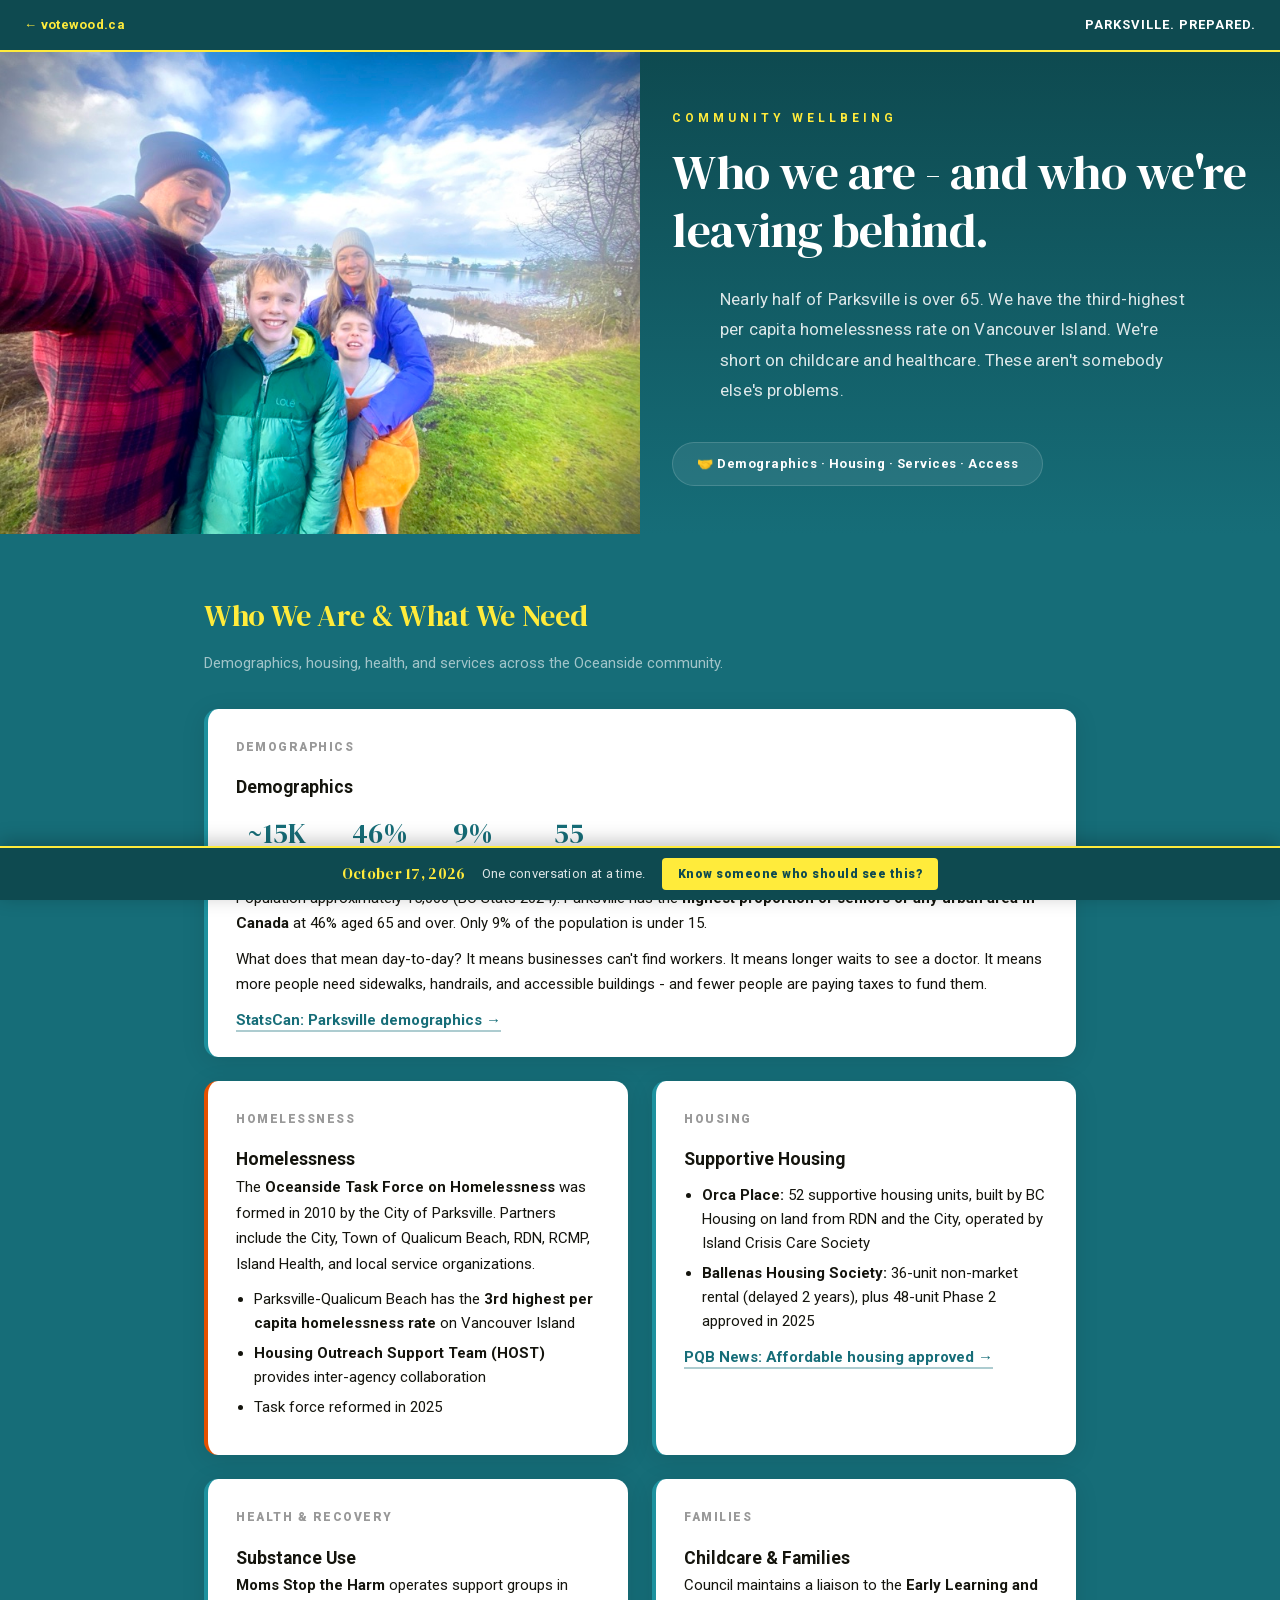
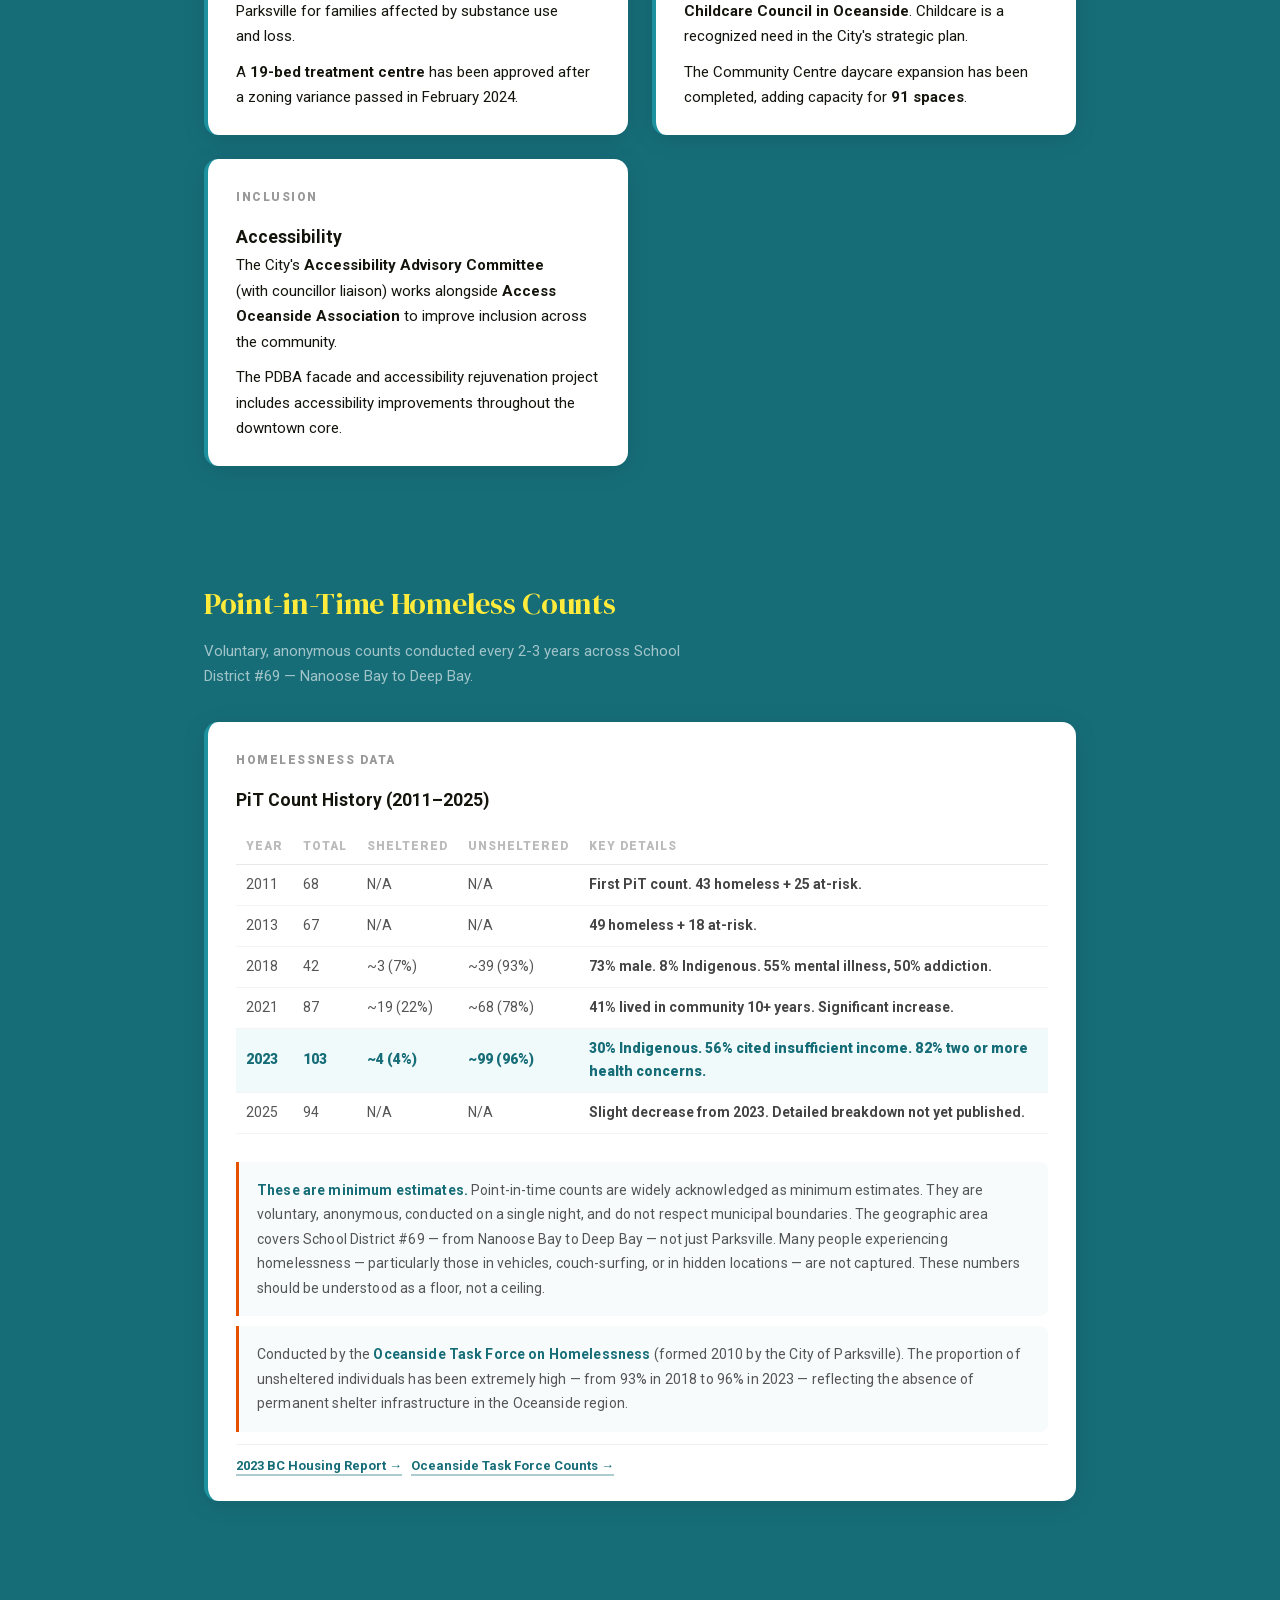
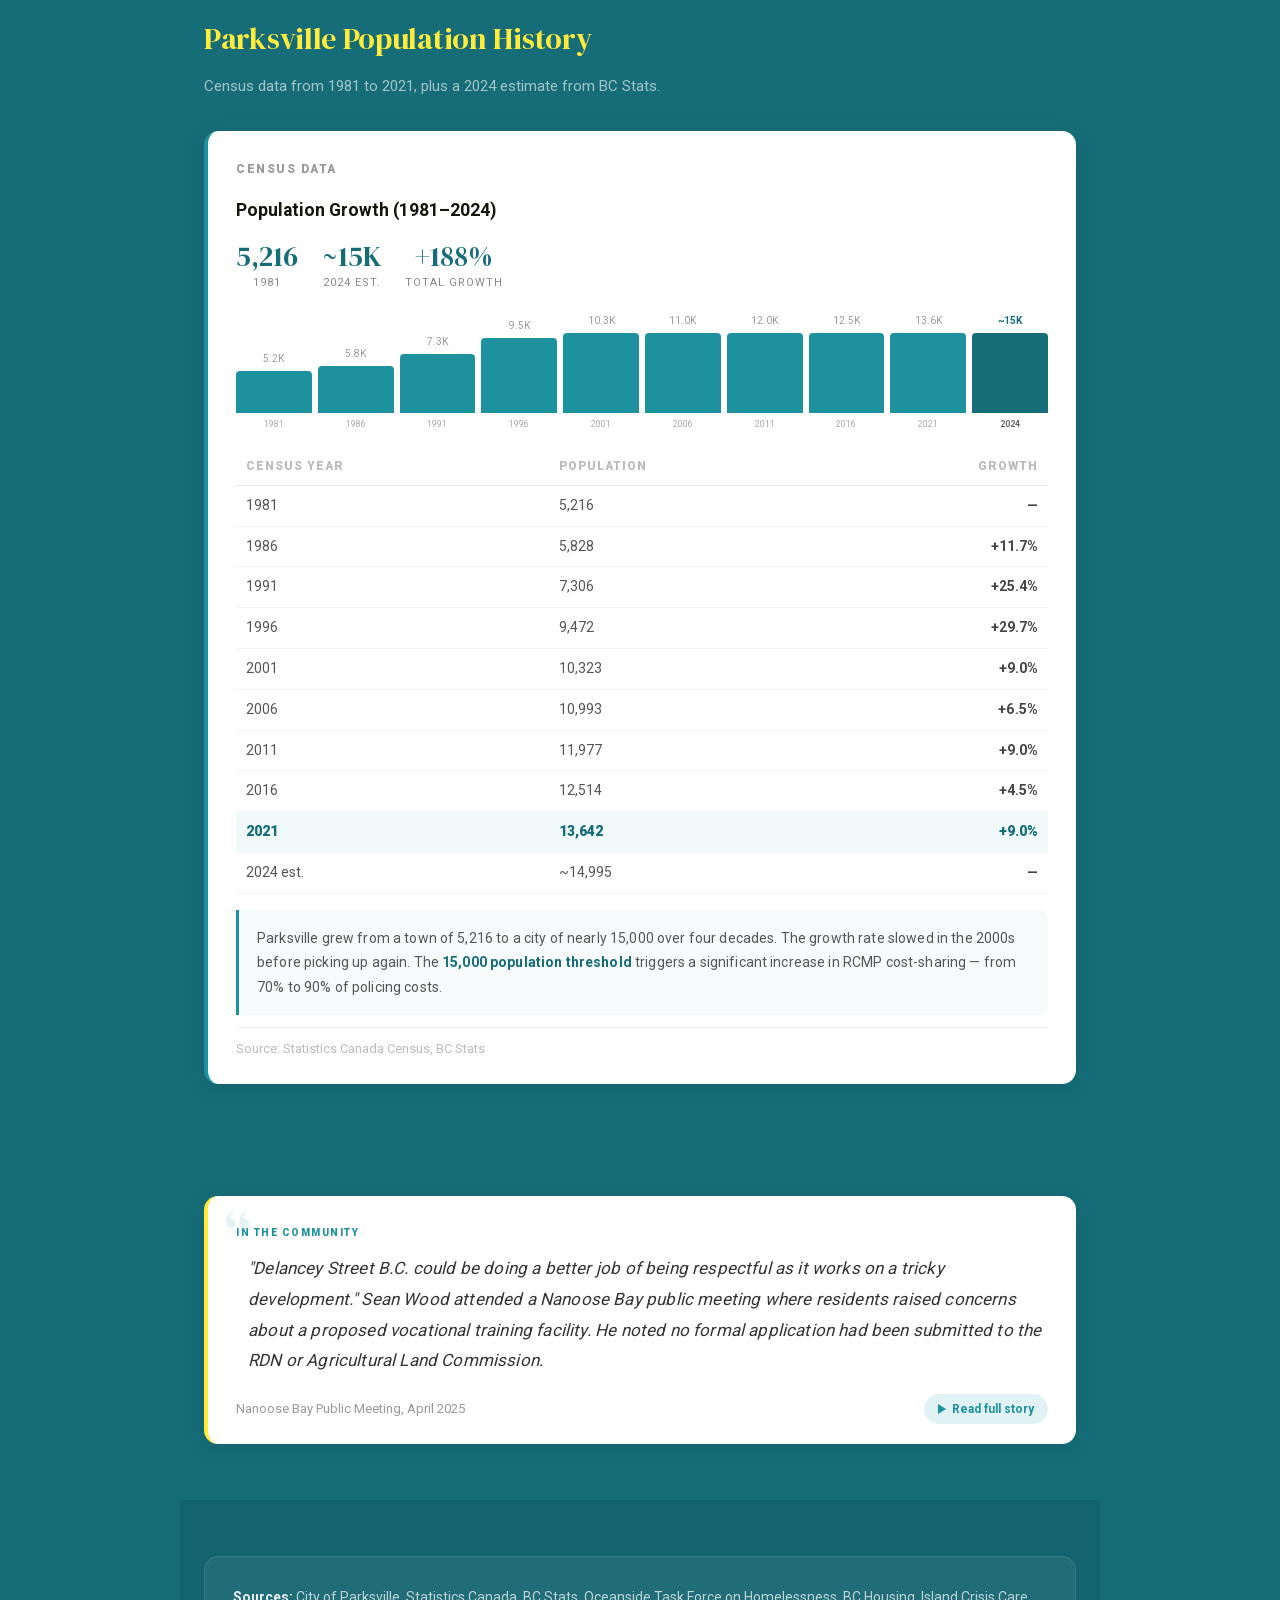
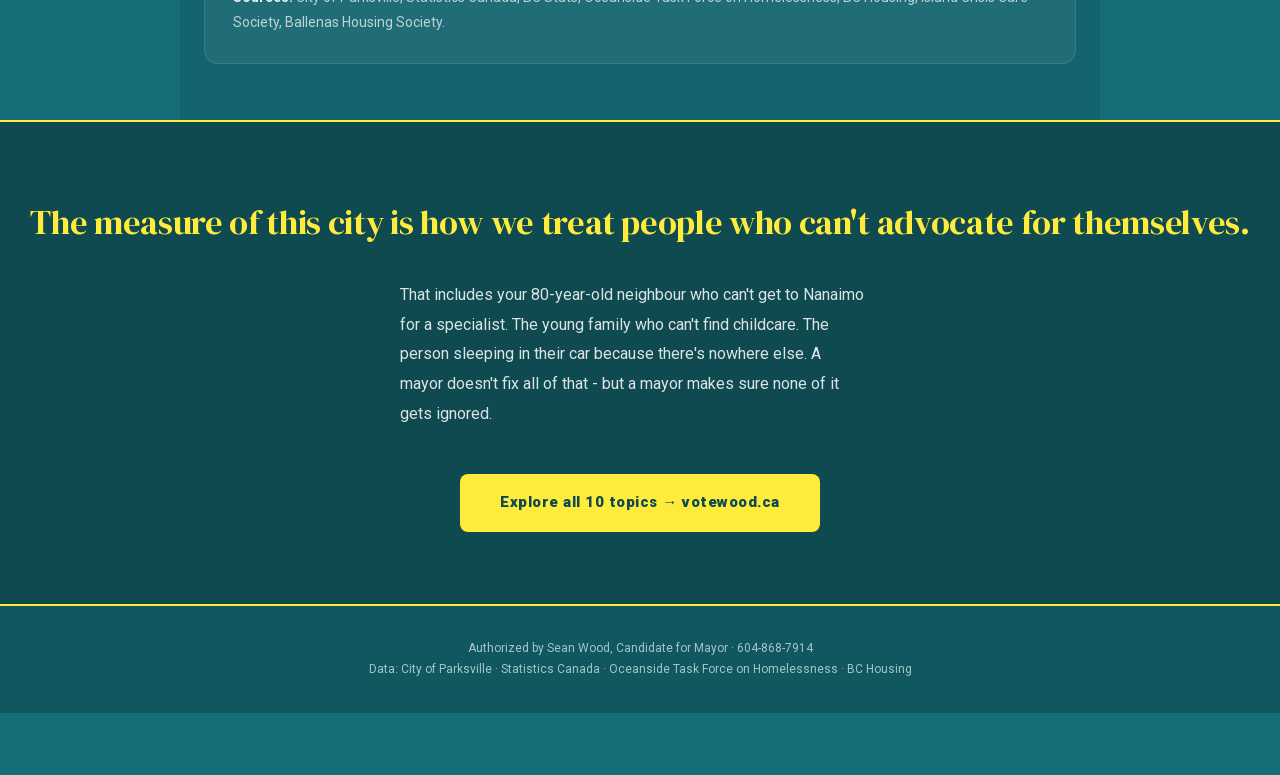
<file: community/index.html>
<!DOCTYPE html>
<html lang="en">
<head>
<meta charset="UTF-8">
<meta name="viewport" content="width=device-width, initial-scale=1.0">
<title>Community Wellbeing | Parksville. Prepared.</title>
<meta name="description" content="Demographics, homelessness, supportive housing, substance use, childcare, and accessibility — the people behind the statistics in Parksville.">
    <link rel="stylesheet" href="/style.css?v=13">
</head>
<body>

<header class="header">
  <a href="https://votewood.ca">&larr; votewood.ca</a>
  <span class="header-right">PARKSVILLE. PREPARED.</span>
</header>

<div class="hero-split">
  <img class="hero-photo" src="/photos/family-estuary.jpg" alt="Family at the Englishman River estuary" loading="eager">
  <div class="hero">
    <div class="hero-eyebrow">Community Wellbeing</div>
    <h1>Who we are - and who we're leaving behind.</h1>
    <p class="hero-sub">Nearly half of Parksville is over 65. We have the third-highest per capita homelessness rate on Vancouver Island. We're short on childcare and healthcare. These aren't somebody else's problems.</p>
    <div class="hero-badge">&#129309; Demographics &middot; Housing &middot; Services &middot; Access</div>
  </div>
</div>

<!-- Content Cards -->
<div class="section">
  <h2 class="section-title">Who We Are &amp; What We Need</h2>
  <p class="section-subtitle">Demographics, housing, health, and services across the Oceanside community.</p>

  <div class="card-grid">

    <!-- 1. Demographics -->
    <div class="card card-full">
      <div class="card-label">Demographics</div>
      <h3>Demographics</h3>
      <div class="stat-row">
        <div class="stat-item">
          <div class="stat-value">~15K</div>
          <div class="stat-label">Population</div>
        </div>
        <div class="stat-item">
          <div class="stat-value">46%</div>
          <div class="stat-label">Seniors 65+</div>
        </div>
        <div class="stat-item">
          <div class="stat-value">9%</div>
          <div class="stat-label">Under 15</div>
        </div>
        <div class="stat-item">
          <div class="stat-value">55</div>
          <div class="stat-label">Average Age</div>
        </div>
      </div>
      <p>Population approximately 15,000 (BC Stats 2024). Parksville has the <strong>highest proportion of seniors of any urban area in Canada</strong> at 46% aged 65 and over. Only 9% of the population is under 15.</p>
      <p style="margin-top: 10px;">What does that mean day-to-day? It means businesses can't find workers. It means longer waits to see a doctor. It means more people need sidewalks, handrails, and accessible buildings - and fewer people are paying taxes to fund them.</p>
      <div class="news-links">
        <a href="https://www.statcan.gc.ca/o1/en/plus/3421-parksville-canadas-mediterranean-retirement-community" target="_blank" rel="noopener">StatsCan: Parksville demographics &rarr;</a>
      </div>
    </div>

    <!-- 2. Homelessness -->
    <div class="card card-accent-amber">
      <div class="card-label">Homelessness</div>
      <h3>Homelessness</h3>
      <p>The <strong>Oceanside Task Force on Homelessness</strong> was formed in 2010 by the City of Parksville. Partners include the City, Town of Qualicum Beach, RDN, RCMP, Island Health, and local service organizations.</p>
      <ul>
        <li>Parksville-Qualicum Beach has the <strong>3rd highest per capita homelessness rate</strong> on Vancouver Island</li>
        <li><strong>Housing Outreach Support Team (HOST)</strong> provides inter-agency collaboration</li>
        <li>Task force reformed in 2025</li>
      </ul>
    </div>

    <!-- 3. Supportive Housing -->
    <div class="card">
      <div class="card-label">Housing</div>
      <h3>Supportive Housing</h3>
      <ul>
        <li><strong>Orca Place:</strong> 52 supportive housing units, built by BC Housing on land from RDN and the City, operated by Island Crisis Care Society</li>
        <li><strong>Ballenas Housing Society:</strong> 36-unit non-market rental (delayed 2 years), plus 48-unit Phase 2 approved in 2025</li>
      </ul>
      <div class="news-links">
        <a href="https://pqbnews.com/2025/11/20/development-permit-approved-for-parksville-affordable-housing-project/" target="_blank" rel="noopener">PQB News: Affordable housing approved &rarr;</a>
      </div>
    </div>

    <!-- 4. Substance Use -->
    <div class="card">
      <div class="card-label">Health &amp; Recovery</div>
      <h3>Substance Use</h3>
      <p><strong>Moms Stop the Harm</strong> operates support groups in Parksville for families affected by substance use and loss.</p>
      <p style="margin-top: 10px;">A <strong>19-bed treatment centre</strong> has been approved after a zoning variance passed in February 2024.</p>
    </div>

    <!-- 5. Childcare & Families -->
    <div class="card">
      <div class="card-label">Families</div>
      <h3>Childcare &amp; Families</h3>
      <p>Council maintains a liaison to the <strong>Early Learning and Childcare Council in Oceanside</strong>. Childcare is a recognized need in the City's strategic plan.</p>
      <p style="margin-top: 10px;">The Community Centre daycare expansion has been completed, adding capacity for <strong>91 spaces</strong>.</p>
    </div>

    <!-- 6. Accessibility -->
    <div class="card">
      <div class="card-label">Inclusion</div>
      <h3>Accessibility</h3>
      <p>The City's <strong>Accessibility Advisory Committee</strong> (with councillor liaison) works alongside <strong>Access Oceanside Association</strong> to improve inclusion across the community.</p>
      <p style="margin-top: 10px;">The PDBA facade and accessibility rejuvenation project includes accessibility improvements throughout the downtown core.</p>
    </div>

  </div>
</div>

<!-- Point-in-Time Homeless Counts -->
<div class="section">
  <h2 class="section-title">Point-in-Time Homeless Counts</h2>
  <p class="section-subtitle">Voluntary, anonymous counts conducted every 2-3 years across School District #69 — Nanoose Bay to Deep Bay.</p>

  <div class="card card-full">
    <div class="card-label">Homelessness Data</div>
    <h3>PiT Count History (2011–2025)</h3>

    <div style="overflow-x: auto;">
      <table class="data-table">
        <thead>
          <tr>
            <th>Year</th>
            <th>Total</th>
            <th>Sheltered</th>
            <th>Unsheltered</th>
            <th style="text-align: left;">Key Details</th>
          </tr>
        </thead>
        <tbody>
          <tr>
            <td>2011</td>
            <td>68</td>
            <td>N/A</td>
            <td>N/A</td>
            <td style="text-align: left;">First PiT count. 43 homeless + 25 at-risk.</td>
          </tr>
          <tr>
            <td>2013</td>
            <td>67</td>
            <td>N/A</td>
            <td>N/A</td>
            <td style="text-align: left;">49 homeless + 18 at-risk.</td>
          </tr>
          <tr>
            <td>2018</td>
            <td>42</td>
            <td>~3 (7%)</td>
            <td>~39 (93%)</td>
            <td style="text-align: left;">73% male. 8% Indigenous. 55% mental illness, 50% addiction.</td>
          </tr>
          <tr>
            <td>2021</td>
            <td>87</td>
            <td>~19 (22%)</td>
            <td>~68 (78%)</td>
            <td style="text-align: left;">41% lived in community 10+ years. Significant increase.</td>
          </tr>
          <tr class="highlight">
            <td>2023</td>
            <td>103</td>
            <td>~4 (4%)</td>
            <td>~99 (96%)</td>
            <td style="text-align: left;">30% Indigenous. 56% cited insufficient income. 82% two or more health concerns.</td>
          </tr>
          <tr>
            <td>2025</td>
            <td>94</td>
            <td>N/A</td>
            <td>N/A</td>
            <td style="text-align: left;">Slight decrease from 2023. Detailed breakdown not yet published.</td>
          </tr>
        </tbody>
      </table>
    </div>

    <div class="chart-notes" style="border-left-color: var(--amber);">
      <strong>These are minimum estimates.</strong> Point-in-time counts are widely acknowledged as minimum estimates. They are voluntary, anonymous, conducted on a single night, and do not respect municipal boundaries. The geographic area covers School District #69 — from Nanoose Bay to Deep Bay — not just Parksville. Many people experiencing homelessness — particularly those in vehicles, couch-surfing, or in hidden locations — are not captured. These numbers should be understood as a floor, not a ceiling.
    </div>

    <div class="chart-notes" style="margin-top: 10px; border-left-color: var(--amber);">
      Conducted by the <strong>Oceanside Task Force on Homelessness</strong> (formed 2010 by the City of Parksville). The proportion of unsheltered individuals has been extremely high — from 93% in 2018 to 96% in 2023 — reflecting the absence of permanent shelter infrastructure in the Oceanside region.
    </div>

    <div class="chart-source">
      <a href="https://www.bchousing.org/sites/default/files/media/documents/Homeless-Count-Parksville-Qualicum-2023.pdf" target="_blank" rel="noopener">2023 BC Housing Report &rarr;</a> &nbsp;
      <a href="https://oceansidehomelessness.com/point-in-time-homeless-counts/" target="_blank" rel="noopener">Oceanside Task Force Counts &rarr;</a>
    </div>
  </div>
</div>

<!-- Population History -->
<div class="section">
  <h2 class="section-title">Parksville Population History</h2>
  <p class="section-subtitle">Census data from 1981 to 2021, plus a 2024 estimate from BC Stats.</p>

  <div class="card card-full">
    <div class="card-label">Census Data</div>
    <h3>Population Growth (1981–2024)</h3>

    <div class="stat-row">
      <div class="stat-item">
        <div class="stat-value">5,216</div>
        <div class="stat-label">1981</div>
      </div>
      <div class="stat-item">
        <div class="stat-value">~15K</div>
        <div class="stat-label">2024 Est.</div>
      </div>
      <div class="stat-item">
        <div class="stat-value">+188%</div>
        <div class="stat-label">Total Growth</div>
      </div>
    </div>

    <!-- Simple bar visualization -->
    <div style="margin: 20px 0 16px; display: flex; align-items: flex-end; gap: 6px; height: 120px;">
      <div style="flex: 1; display: flex; flex-direction: column; align-items: center; justify-content: flex-end; height: 100%;">
        <div style="font-size: 10px; color: #999; margin-bottom: 4px;">5.2K</div>
        <div style="width: 100%; background: var(--teal); border-radius: 4px 4px 0 0; height: 35%;"></div>
        <div style="font-size: 9px; color: #aaa; margin-top: 4px;">1981</div>
      </div>
      <div style="flex: 1; display: flex; flex-direction: column; align-items: center; justify-content: flex-end; height: 100%;">
        <div style="font-size: 10px; color: #999; margin-bottom: 4px;">5.8K</div>
        <div style="width: 100%; background: var(--teal); border-radius: 4px 4px 0 0; height: 39%;"></div>
        <div style="font-size: 9px; color: #aaa; margin-top: 4px;">1986</div>
      </div>
      <div style="flex: 1; display: flex; flex-direction: column; align-items: center; justify-content: flex-end; height: 100%;">
        <div style="font-size: 10px; color: #999; margin-bottom: 4px;">7.3K</div>
        <div style="width: 100%; background: var(--teal); border-radius: 4px 4px 0 0; height: 49%;"></div>
        <div style="font-size: 9px; color: #aaa; margin-top: 4px;">1991</div>
      </div>
      <div style="flex: 1; display: flex; flex-direction: column; align-items: center; justify-content: flex-end; height: 100%;">
        <div style="font-size: 10px; color: #999; margin-bottom: 4px;">9.5K</div>
        <div style="width: 100%; background: var(--teal); border-radius: 4px 4px 0 0; height: 63%;"></div>
        <div style="font-size: 9px; color: #aaa; margin-top: 4px;">1996</div>
      </div>
      <div style="flex: 1; display: flex; flex-direction: column; align-items: center; justify-content: flex-end; height: 100%;">
        <div style="font-size: 10px; color: #999; margin-bottom: 4px;">10.3K</div>
        <div style="width: 100%; background: var(--teal); border-radius: 4px 4px 0 0; height: 69%;"></div>
        <div style="font-size: 9px; color: #aaa; margin-top: 4px;">2001</div>
      </div>
      <div style="flex: 1; display: flex; flex-direction: column; align-items: center; justify-content: flex-end; height: 100%;">
        <div style="font-size: 10px; color: #999; margin-bottom: 4px;">11.0K</div>
        <div style="width: 100%; background: var(--teal); border-radius: 4px 4px 0 0; height: 73%;"></div>
        <div style="font-size: 9px; color: #aaa; margin-top: 4px;">2006</div>
      </div>
      <div style="flex: 1; display: flex; flex-direction: column; align-items: center; justify-content: flex-end; height: 100%;">
        <div style="font-size: 10px; color: #999; margin-bottom: 4px;">12.0K</div>
        <div style="width: 100%; background: var(--teal); border-radius: 4px 4px 0 0; height: 80%;"></div>
        <div style="font-size: 9px; color: #aaa; margin-top: 4px;">2011</div>
      </div>
      <div style="flex: 1; display: flex; flex-direction: column; align-items: center; justify-content: flex-end; height: 100%;">
        <div style="font-size: 10px; color: #999; margin-bottom: 4px;">12.5K</div>
        <div style="width: 100%; background: var(--teal); border-radius: 4px 4px 0 0; height: 83%;"></div>
        <div style="font-size: 9px; color: #aaa; margin-top: 4px;">2016</div>
      </div>
      <div style="flex: 1; display: flex; flex-direction: column; align-items: center; justify-content: flex-end; height: 100%;">
        <div style="font-size: 10px; color: #999; margin-bottom: 4px;">13.6K</div>
        <div style="width: 100%; background: var(--teal); border-radius: 4px 4px 0 0; height: 91%;"></div>
        <div style="font-size: 9px; color: #aaa; margin-top: 4px;">2021</div>
      </div>
      <div style="flex: 1; display: flex; flex-direction: column; align-items: center; justify-content: flex-end; height: 100%;">
        <div style="font-size: 10px; color: var(--teal-dark); font-weight: 700; margin-bottom: 4px;">~15K</div>
        <div style="width: 100%; background: var(--teal-dark); border-radius: 4px 4px 0 0; height: 100%;"></div>
        <div style="font-size: 9px; color: #666; font-weight: 700; margin-top: 4px;">2024</div>
      </div>
    </div>

    <table class="data-table">
      <thead>
        <tr>
          <th>Census Year</th>
          <th>Population</th>
          <th>Growth</th>
        </tr>
      </thead>
      <tbody>
        <tr>
          <td>1981</td>
          <td>5,216</td>
          <td>—</td>
        </tr>
        <tr>
          <td>1986</td>
          <td>5,828</td>
          <td>+11.7%</td>
        </tr>
        <tr>
          <td>1991</td>
          <td>7,306</td>
          <td>+25.4%</td>
        </tr>
        <tr>
          <td>1996</td>
          <td>9,472</td>
          <td>+29.7%</td>
        </tr>
        <tr>
          <td>2001</td>
          <td>10,323</td>
          <td>+9.0%</td>
        </tr>
        <tr>
          <td>2006</td>
          <td>10,993</td>
          <td>+6.5%</td>
        </tr>
        <tr>
          <td>2011</td>
          <td>11,977</td>
          <td>+9.0%</td>
        </tr>
        <tr>
          <td>2016</td>
          <td>12,514</td>
          <td>+4.5%</td>
        </tr>
        <tr class="highlight">
          <td>2021</td>
          <td>13,642</td>
          <td>+9.0%</td>
        </tr>
        <tr>
          <td>2024 est.</td>
          <td>~14,995</td>
          <td>—</td>
        </tr>
      </tbody>
    </table>

    <div class="chart-notes">
      Parksville grew from a town of 5,216 to a city of nearly 15,000 over four decades. The growth rate slowed in the 2000s before picking up again. The <strong>15,000 population threshold</strong> triggers a significant increase in RCMP cost-sharing — from 70% to 90% of policing costs.
    </div>

    <div class="chart-source">
      Source: Statistics Canada Census, BC Stats
    </div>
  </div>
</div>

<!-- Council Quote -->
<section class="section">
  <div class="quote-card">
    <div class="quote-label">In the Community</div>
    <div class="quote-text">"Delancey Street B.C. could be doing a better job of being respectful as it works on a tricky development." Sean Wood attended a Nanoose Bay public meeting where residents raised concerns about a proposed vocational training facility. He noted no formal application had been submitted to the RDN or Agricultural Land Commission.</div>
    <div class="quote-source">
      <span class="quote-attribution">Nanoose Bay Public Meeting, April 2025</span>
      <a href="https://pqbnews.com/2025/04/18/nanoose-residents-fear-potential-job-training-site-for-people-transitioning-from-streets-and-prison/" target="_blank" class="quote-watch">Read full story</a>
    </div>
  </div>
</section>

<!-- Sources -->
<div class="section section-alt">
  <div class="source-card">
    <strong>Sources:</strong> City of Parksville, Statistics Canada, BC Stats, Oceanside Task Force on Homelessness, BC Housing, Island Crisis Care Society, Ballenas Housing Society.
  </div>
</div>

<!-- Narrative -->
<div class="narrative">
  <h2>The measure of this city is how we treat people who can't advocate for themselves.</h2>
  <p>That includes your 80-year-old neighbour who can't get to Nanaimo for a specialist. The young family who can't find childcare. The person sleeping in their car because there's nowhere else. A mayor doesn't fix all of that - but a mayor makes sure none of it gets ignored.</p>
  <a href="https://votewood.ca" class="cta-btn">Explore all 10 topics &rarr; votewood.ca</a>
</div>

<footer class="footer">
  Authorized by Sean Wood, Candidate for Mayor &middot; 604-868-7914<br>
  Data: City of Parksville &middot; Statistics Canada &middot; Oceanside Task Force on Homelessness &middot; BC Housing
</footer>

<div class="vote-bar"><span class="vote-bar-date">October 17, 2026</span><span class="vote-bar-msg">One conversation at a time.</span><a href="/" class="vote-bar-cta">Know someone who should see this?</a></div>
</body>
</html>
</file>
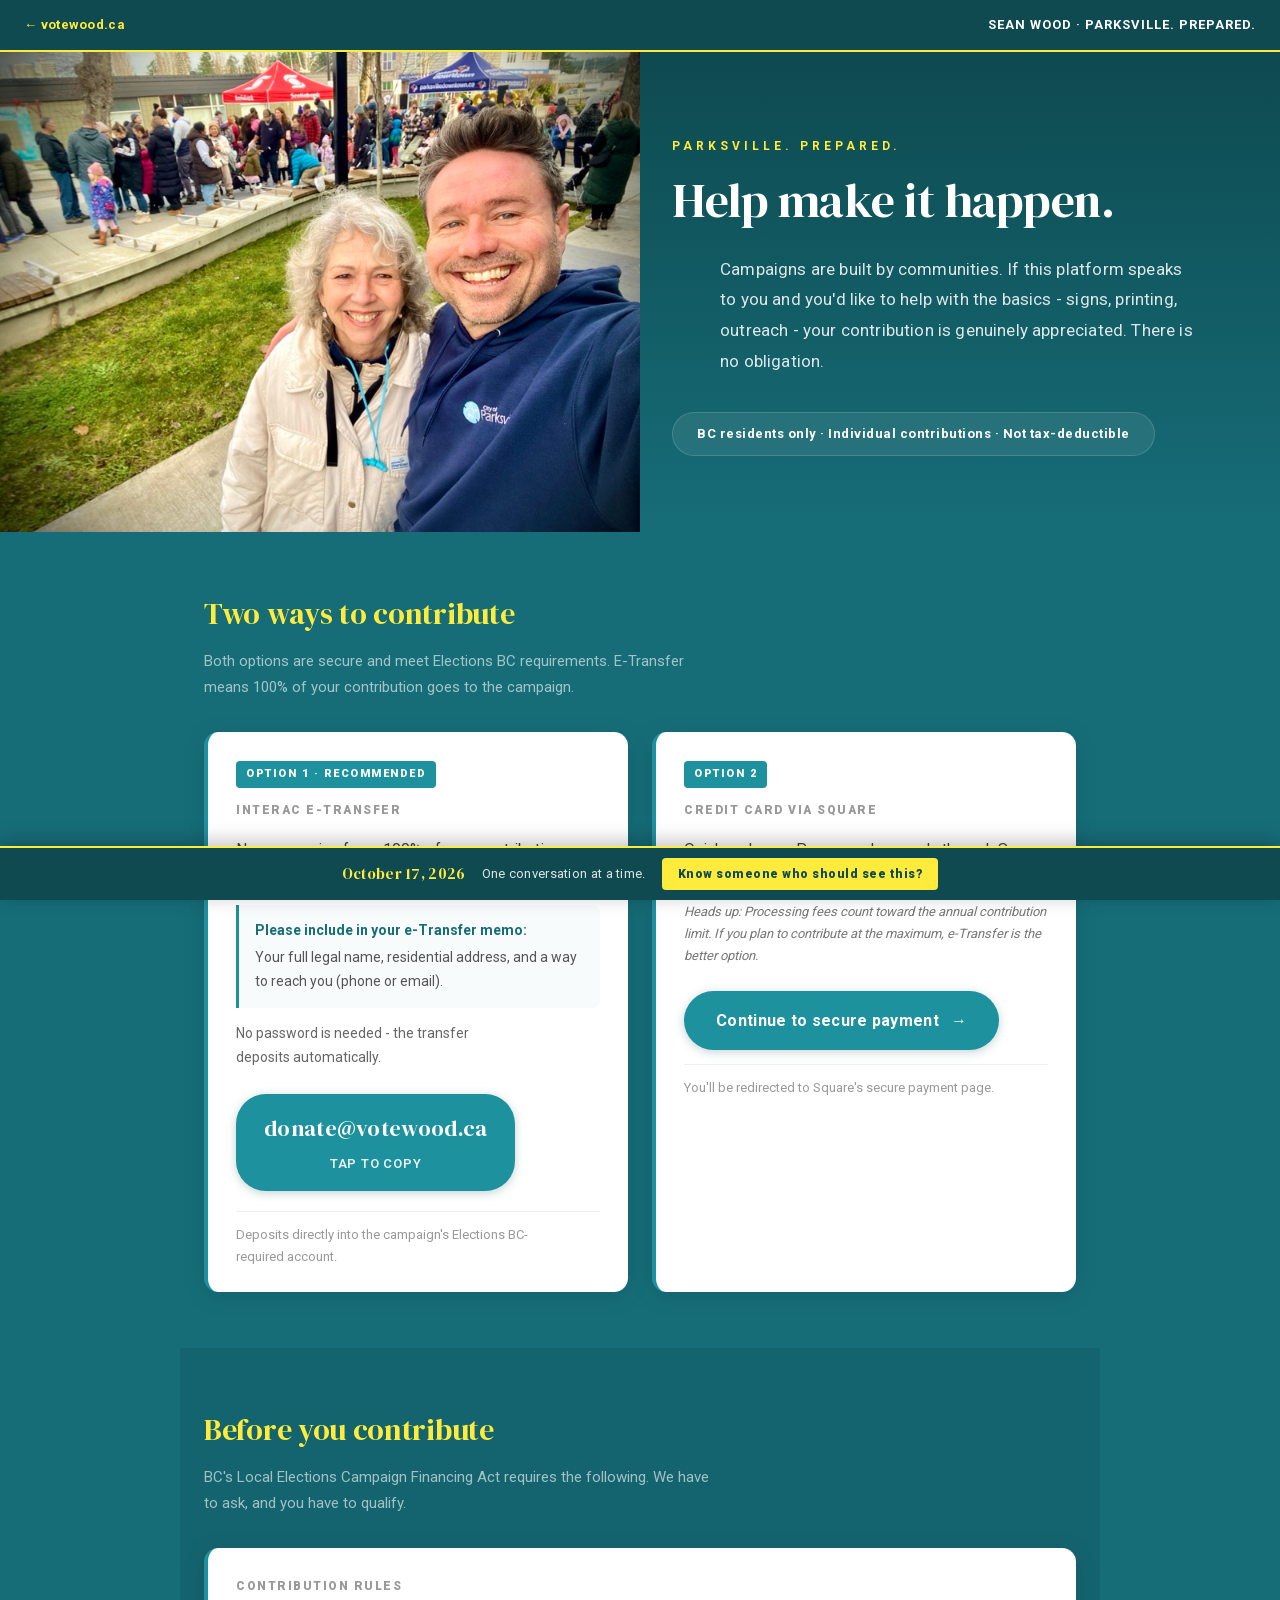
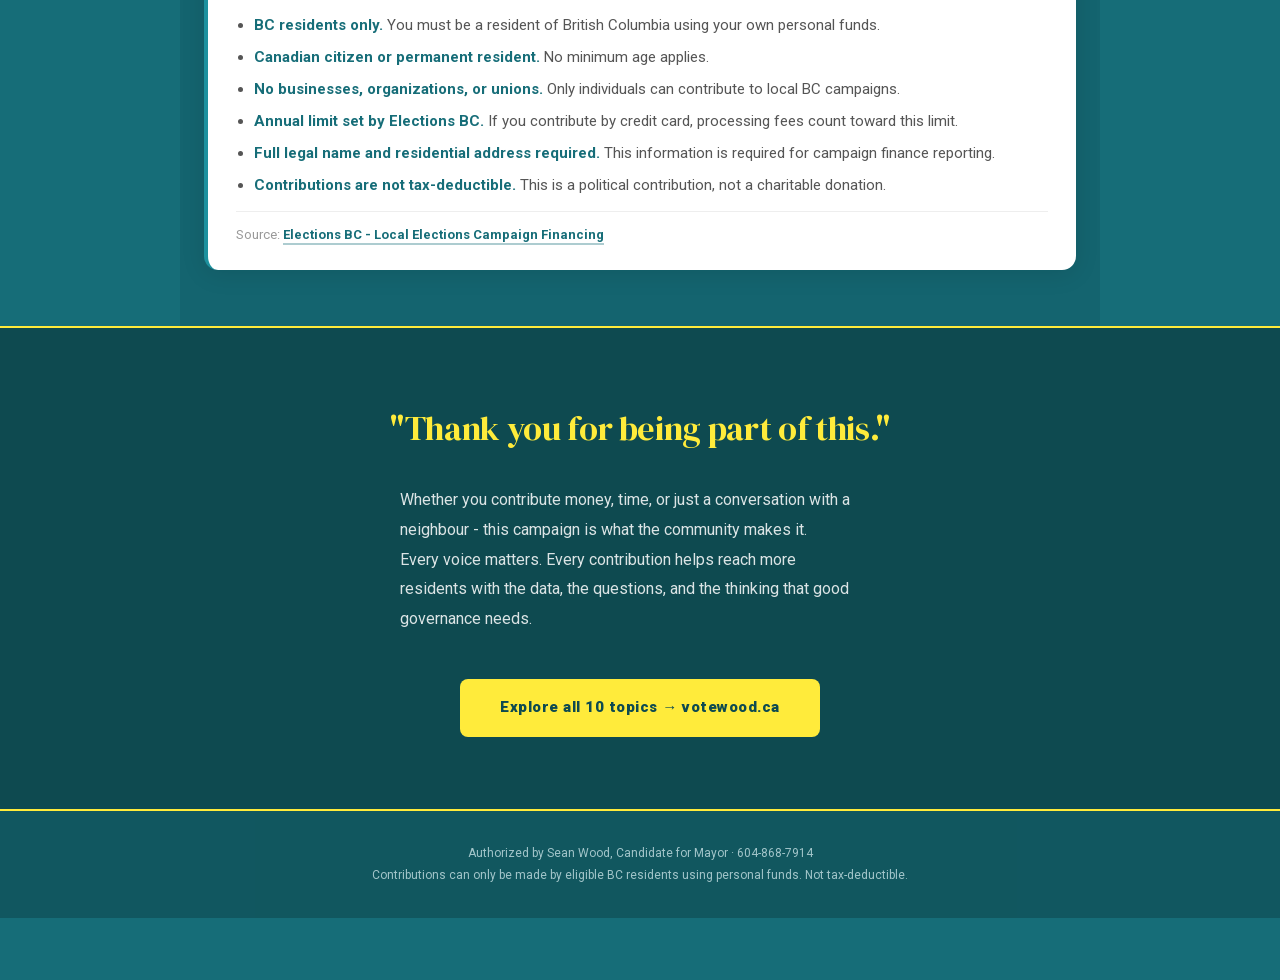
<file: donate/index.html>
<!DOCTYPE html>
<html lang="en">
<head>
<meta charset="UTF-8">
<meta name="viewport" content="width=device-width, initial-scale=1.0">
<title>Support the Campaign | Parksville. Prepared.</title>
<meta name="description" content="Support Sean Wood's campaign for Parksville Mayor 2026. Contribute by credit card or Interac e-Transfer. BC residents only.">
<meta property="og:title" content="Support the Campaign — Sean Wood for Parksville Mayor 2026">
<meta property="og:description" content="Parksville. Prepared. Help make it happen.">
<meta property="og:type" content="website">
<link rel="stylesheet" href="/style.css?v=13">
<style>
.donate-card { margin-bottom: 0; }
.option-label {
  display: inline-block; font-size: 11px; font-weight: 900;
  text-transform: uppercase; letter-spacing: 1.5px;
  color: #fff; margin-bottom: 12px;
  background: var(--teal);
  padding: 4px 10px;
  border-radius: 4px;
}
.donate-btn {
  display: inline-block; padding: 16px 32px;
  background: var(--teal) !important; color: #fff !important;
  border-radius: 30px; font-weight: 700 !important; font-size: 16px;
  text-decoration: none !important; border-bottom: none !important;
  transition: background 0.15s, transform 0.15s, box-shadow 0.15s;
  box-shadow: 0 2px 10px rgba(14,74,80,0.25);
  margin-top: 14px;
  letter-spacing: 0.3px;
}
.donate-btn:hover, .donate-btn:focus {
  background: #0a6e7a !important; color: #fff !important; transform: translateY(-1px);
  box-shadow: 0 6px 18px rgba(14,74,80,0.35);
  outline: none;
}
.donate-btn:focus-visible {
  outline: 3px solid var(--yellow);
  outline-offset: 3px;
}
.donate-btn:visited { color: #fff !important; }
.donate-btn:active { transform: translateY(0); }
.donate-btn .arrow {
  display: inline-block; margin-left: 8px;
  transition: transform 0.15s;
}
.donate-btn:hover .arrow { transform: translateX(3px); }
.email-box {
  display: inline-block; padding: 16px 28px;
  background: var(--teal); border: none;
  border-radius: 30px; cursor: pointer;
  transition: background 0.15s, transform 0.15s, box-shadow 0.15s;
  box-shadow: 0 2px 10px rgba(14,74,80,0.25);
  margin: 14px 0 6px; user-select: none;
  text-align: center;
}
.email-box:hover, .email-box:focus {
  background: #0a6e7a; transform: translateY(-1px);
  box-shadow: 0 6px 18px rgba(14,74,80,0.35);
  outline: none;
}
.email-box:focus-visible {
  outline: 3px solid var(--yellow);
  outline-offset: 3px;
}
.email-box:active { transform: translateY(0); }
.email-box code {
  font-family: var(--serif); font-size: 22px; font-weight: 400;
  color: #fff; background: none;
  letter-spacing: 0.3px;
}
.email-box .tap-hint {
  display: block; font-family: var(--sans); font-size: 13px;
  color: rgba(255,255,255,0.9); margin-top: 6px; font-weight: 600;
  letter-spacing: 0.8px; text-transform: uppercase;
}
.memo-callout {
  padding: 14px 16px; border-left: 3px solid var(--teal);
  background: #f7fbfb; border-radius: 0 8px 8px 0;
  margin: 14px 0; font-size: 14px; color: #555;
  line-height: 1.7;
}
.memo-callout strong { display: block; color: var(--teal-dark); margin-bottom: 4px; }
.fee-note {
  font-size: 13px; color: #777; margin-top: 10px;
  font-style: italic;
}
.rules-list { margin: 10px 0 6px 18px; }
.rules-list li { margin-bottom: 8px; line-height: 1.6; color: #555; font-size: 15px; }
.rules-list strong { color: var(--teal-dark); }
.copy-confirm {
  display: inline-block; margin-left: 10px;
  font-size: 13px; color: var(--green); font-weight: 700;
  opacity: 0; transition: opacity 0.2s;
}
.copy-confirm.visible { opacity: 1; }

/* Modal */
.modal-overlay {
  position: fixed; inset: 0;
  background: rgba(14,74,80,0.6); backdrop-filter: blur(4px);
  display: none; align-items: center; justify-content: center;
  z-index: 2000; padding: 20px;
}
.modal-overlay.visible { display: flex; }
.modal-content {
  background: #fff; padding: 28px 24px; border-radius: 14px;
  max-width: 440px; width: 100%;
  box-shadow: 0 8px 32px rgba(0,0,0,0.2);
  animation: modalIn 0.22s ease;
}
.modal-content h3 {
  font-family: var(--serif); color: var(--teal-dark);
  font-size: 22px; font-weight: 400; margin-bottom: 14px;
  line-height: 1.2;
}
.modal-content p {
  font-size: 15px; color: #555; margin-bottom: 10px; line-height: 1.6;
}
.modal-content .modal-emphasis {
  background: #f7fbfb; border-left: 3px solid var(--teal);
  padding: 12px 14px; border-radius: 0 6px 6px 0;
  font-weight: 700; color: var(--teal-dark); margin: 12px 0;
}
.modal-btn {
  display: block; width: 100%; margin-top: 10px;
  padding: 14px 18px; border-radius: 30px; border: none;
  font-size: 15px; font-weight: 700; cursor: pointer;
  transition: background 0.15s, transform 0.15s;
  font-family: var(--sans);
}
.modal-btn:focus-visible {
  outline: 3px solid var(--teal);
  outline-offset: 3px;
}
.modal-btn-primary {
  background: var(--teal); color: #fff;
  box-shadow: 0 2px 10px rgba(14,74,80,0.2);
}
.modal-btn-primary:hover { background: #0a6e7a; transform: translateY(-1px); }
.modal-btn-secondary {
  background: #f5f5f5; color: #444;
}
.modal-btn-secondary:hover { background: #ebebeb; color: #222; }
@keyframes modalIn {
  from { transform: scale(0.96); opacity: 0; }
  to { transform: scale(1); opacity: 1; }
}

@media (max-width: 640px) {
  .donate-btn { display: block; text-align: center; width: 100%; padding: 16px 16px; font-size: 15px; }
  .email-box { display: block; text-align: center; width: 100%; padding: 16px 14px; }
  .email-box code { font-size: 18px; }
  .option-label { font-size: 10px; padding: 5px 10px; }
}
</style>
</head>
<body>

<header class="header">
  <a href="https://votewood.ca">&larr; votewood.ca</a>
  <div class="header-right">SEAN WOOD &middot; PARKSVILLE. PREPARED.</div>
</header>

<div class="hero-split">
  <img class="hero-photo" src="/photos/sean-community-event.jpg" alt="Sean Wood at a Parksville community event" loading="eager">
  <div class="hero">
    <div class="hero-eyebrow">Parksville. Prepared.</div>
    <h1>Help make it happen.</h1>
    <p class="hero-sub">Campaigns are built by communities. If this platform speaks to you and you'd like to help with the basics - signs, printing, outreach - your contribution is genuinely appreciated. There is no obligation.</p>
    <div class="hero-badge">
      BC residents only &middot; Individual contributions &middot; Not tax-deductible
    </div>
  </div>
</div>

<!-- Two ways to give -->
<section class="section">
  <h2 class="section-title">Two ways to contribute</h2>
  <p class="section-subtitle">Both options are secure and meet Elections BC requirements. E-Transfer means 100% of your contribution goes to the campaign.</p>

  <div class="card-grid">

    <div class="card donate-card">
      <span class="option-label">Option 1 &middot; Recommended</span>
      <div class="card-label" style="margin-top:0;">Interac e-Transfer</div>
      <p style="color:#444;font-size:16px;line-height:1.7;">No processing fees. 100% of your contribution goes directly to the campaign account.</p>

      <div class="memo-callout">
        <strong>Please include in your e-Transfer memo:</strong>
        Your full legal name, residential address, and a way to reach you (phone or email).
      </div>

      <p style="font-size:14px;color:#666;">No password is needed - the transfer deposits automatically.</p>

      <div class="email-box" id="emailBox" role="button" tabindex="0" aria-label="Copy donation email address">
        <code>donate@votewood.ca</code>
        <span class="tap-hint">Tap to copy</span>
      </div>
      <span id="copyConfirm" class="copy-confirm">Copied!</span>

      <div class="card-meta">
        Deposits directly into the campaign's Elections BC-required account.
      </div>
    </div>

    <div class="card donate-card">
      <span class="option-label">Option 2</span>
      <div class="card-label" style="margin-top:0;">Credit Card via Square</div>
      <p style="color:#444;font-size:16px;line-height:1.7;">Quick and easy. Processed securely through Square - no campaign staff sees your card details.</p>

      <p class="fee-note">
        Heads up: Processing fees count toward the annual contribution limit. If you plan to contribute at the maximum, e-Transfer is the better option.
      </p>

      <a class="donate-btn" href="https://square.link/u/TflyqQCE" target="_blank" rel="noopener">
        Continue to secure payment <span class="arrow">&rarr;</span>
      </a>

      <div class="card-meta">
        You'll be redirected to Square's secure payment page.
      </div>
    </div>

  </div>
</section>

<!-- Rules -->
<section class="section section-alt">
  <h2 class="section-title">Before you contribute</h2>
  <p class="section-subtitle">BC's Local Elections Campaign Financing Act requires the following. We have to ask, and you have to qualify.</p>

  <div class="card-grid">
    <div class="card card-full">
      <div class="card-label">Contribution Rules</div>
      <ul class="rules-list">
        <li><strong>BC residents only.</strong> You must be a resident of British Columbia using your own personal funds.</li>
        <li><strong>Canadian citizen or permanent resident.</strong> No minimum age applies.</li>
        <li><strong>No businesses, organizations, or unions.</strong> Only individuals can contribute to local BC campaigns.</li>
        <li><strong>Annual limit set by Elections BC.</strong> If you contribute by credit card, processing fees count toward this limit.</li>
        <li><strong>Full legal name and residential address required.</strong> This information is required for campaign finance reporting.</li>
        <li><strong>Contributions are not tax-deductible.</strong> This is a political contribution, not a charitable donation.</li>
      </ul>
      <div class="card-meta">
        Source: <a href="https://elections.bc.ca/local-elections/campaign-financing/" target="_blank" rel="noopener">Elections BC - Local Elections Campaign Financing</a>
      </div>
    </div>
  </div>
</section>

<!-- Narrative -->
<div class="narrative">
  <h2>"Thank you for being part of this."</h2>
  <p>Whether you contribute money, time, or just a conversation with a neighbour - this campaign is what the community makes it. Every voice matters. Every contribution helps reach more residents with the data, the questions, and the thinking that good governance needs.</p>
  <a href="https://votewood.ca" class="cta-btn">Explore all 10 topics &rarr; votewood.ca</a>
</div>

<footer class="footer">
  Authorized by Sean Wood, Candidate for Mayor &middot; 604-868-7914<br>
  Contributions can only be made by eligible BC residents using personal funds. Not tax-deductible.
</footer>

<!-- Modal -->
<div id="etransferModal" class="modal-overlay" role="dialog" aria-modal="true" aria-labelledby="modalTitle">
  <div class="modal-content">
    <h3 id="modalTitle">Before you send your e-Transfer</h3>
    <p>Please make sure to include in the memo:</p>
    <div class="modal-emphasis">Your full legal name, residential address, and a way to reach you.</div>
    <p>Elections BC requires this information for campaign finance reporting. The transfer deposits automatically - no password needed.</p>
    <button id="modalCopyBtn" class="modal-btn modal-btn-primary">Copy donate@votewood.ca</button>
    <span id="modalCopyStatus" class="copy-confirm" style="display:block;text-align:center;margin-top:8px;"></span>
    <button id="modalCloseBtn" class="modal-btn modal-btn-secondary">Got it</button>
  </div>
</div>

<div class="vote-bar"><span class="vote-bar-date">October 17, 2026</span><span class="vote-bar-msg">One conversation at a time.</span><a href="/" class="vote-bar-cta">Know someone who should see this?</a></div>

<script>
(function() {
  const modal = document.getElementById('etransferModal');
  const modalClose = document.getElementById('modalCloseBtn');
  const modalCopyBtn = document.getElementById('modalCopyBtn');
  const modalCopyStatus = document.getElementById('modalCopyStatus');
  const emailBox = document.getElementById('emailBox');
  const copyConfirm = document.getElementById('copyConfirm');
  const email = 'donate@votewood.ca';

  function openModal() {
    modal.classList.add('visible');
    // Focus the primary action (copy button), not the close button
    modalCopyBtn.focus();
  }

  function closeModal() {
    modal.classList.remove('visible');
    emailBox.focus();
  }

  async function copyEmail() {
    try {
      await navigator.clipboard.writeText(email);
      return true;
    } catch {
      return false;
    }
  }

  emailBox.addEventListener('click', openModal);
  emailBox.addEventListener('keydown', (e) => {
    if (e.key === 'Enter' || e.key === ' ') { e.preventDefault(); openModal(); }
  });

  modalCopyBtn.addEventListener('click', async () => {
    const ok = await copyEmail();
    modalCopyStatus.textContent = ok ? 'Copied to clipboard.' : 'Copy failed - tap and hold to copy manually.';
    modalCopyStatus.classList.add('visible');
    setTimeout(() => modalCopyStatus.classList.remove('visible'), 2500);
  });

  modalClose.addEventListener('click', closeModal);
  modal.addEventListener('click', (e) => { if (e.target === modal) closeModal(); });
  document.addEventListener('keydown', (e) => {
    if (e.key === 'Escape' && modal.classList.contains('visible')) closeModal();
  });
})();
</script>

</body>
</html>
</file>
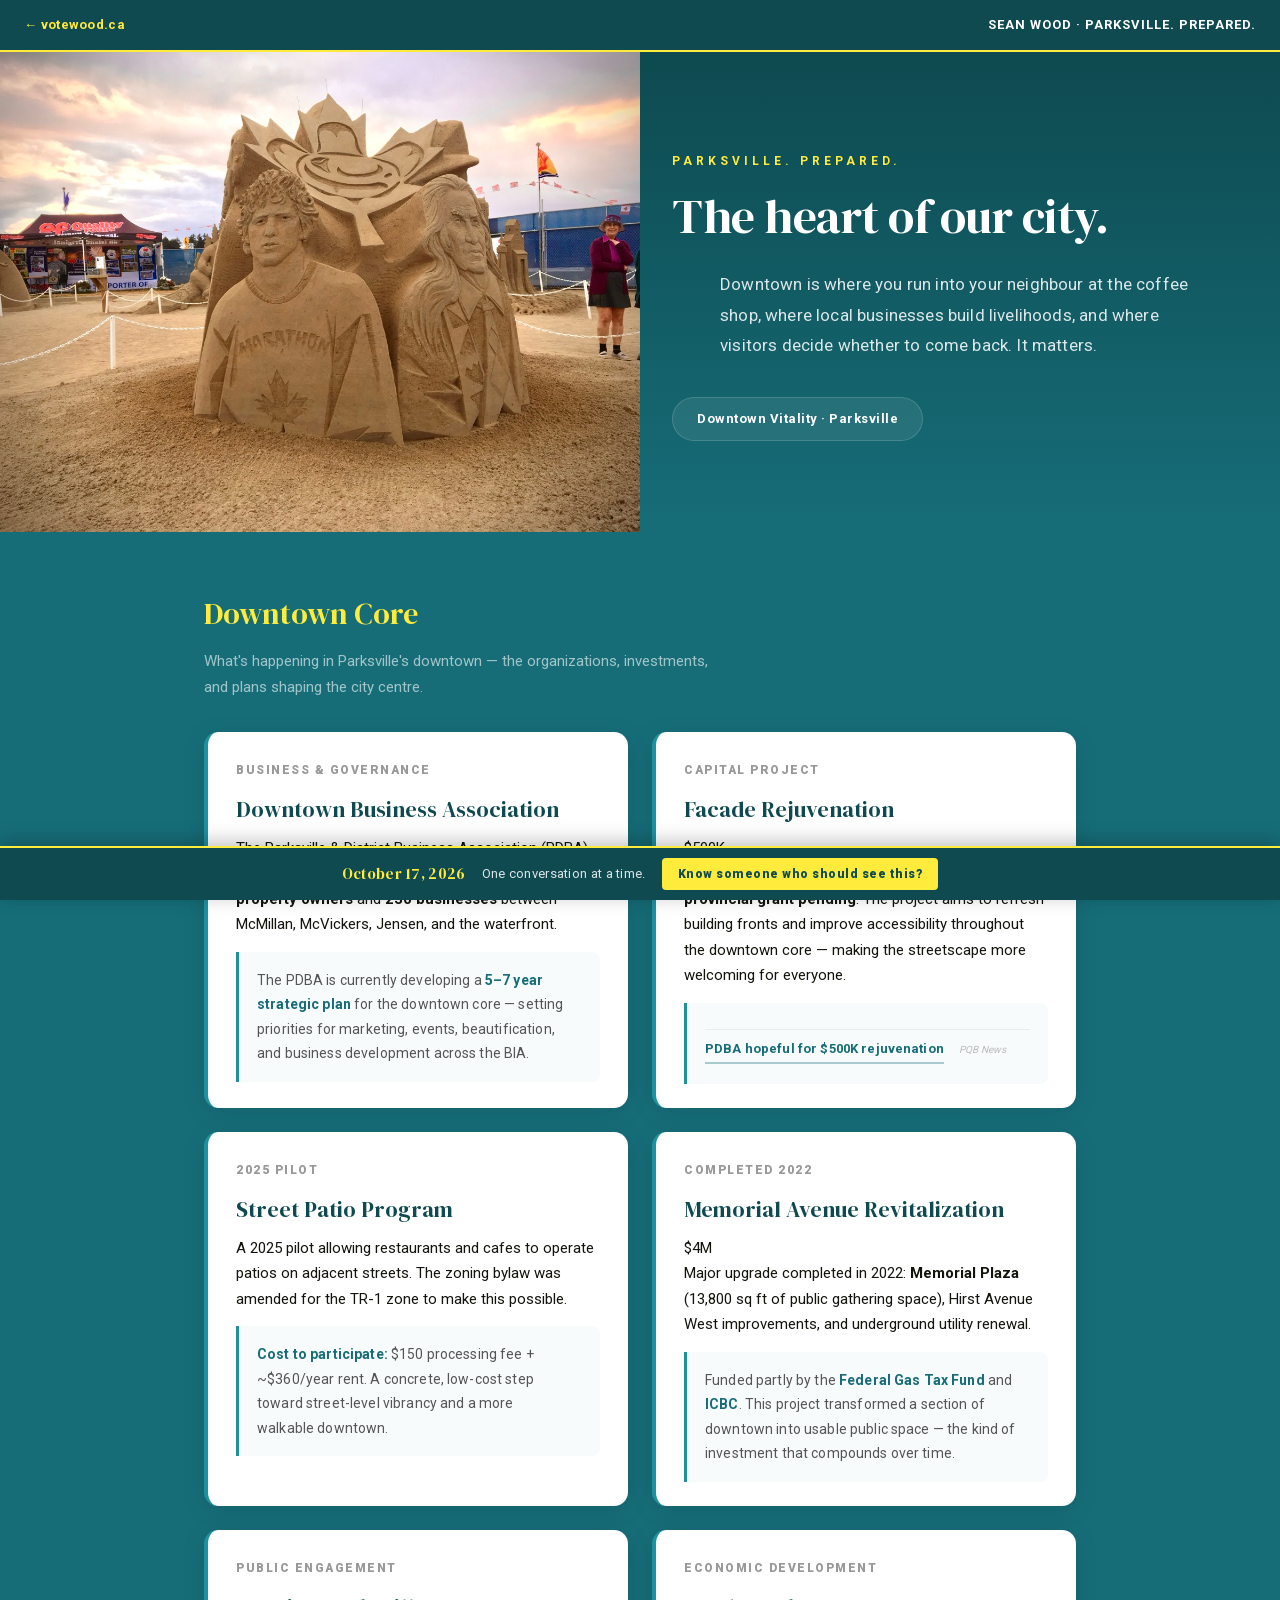
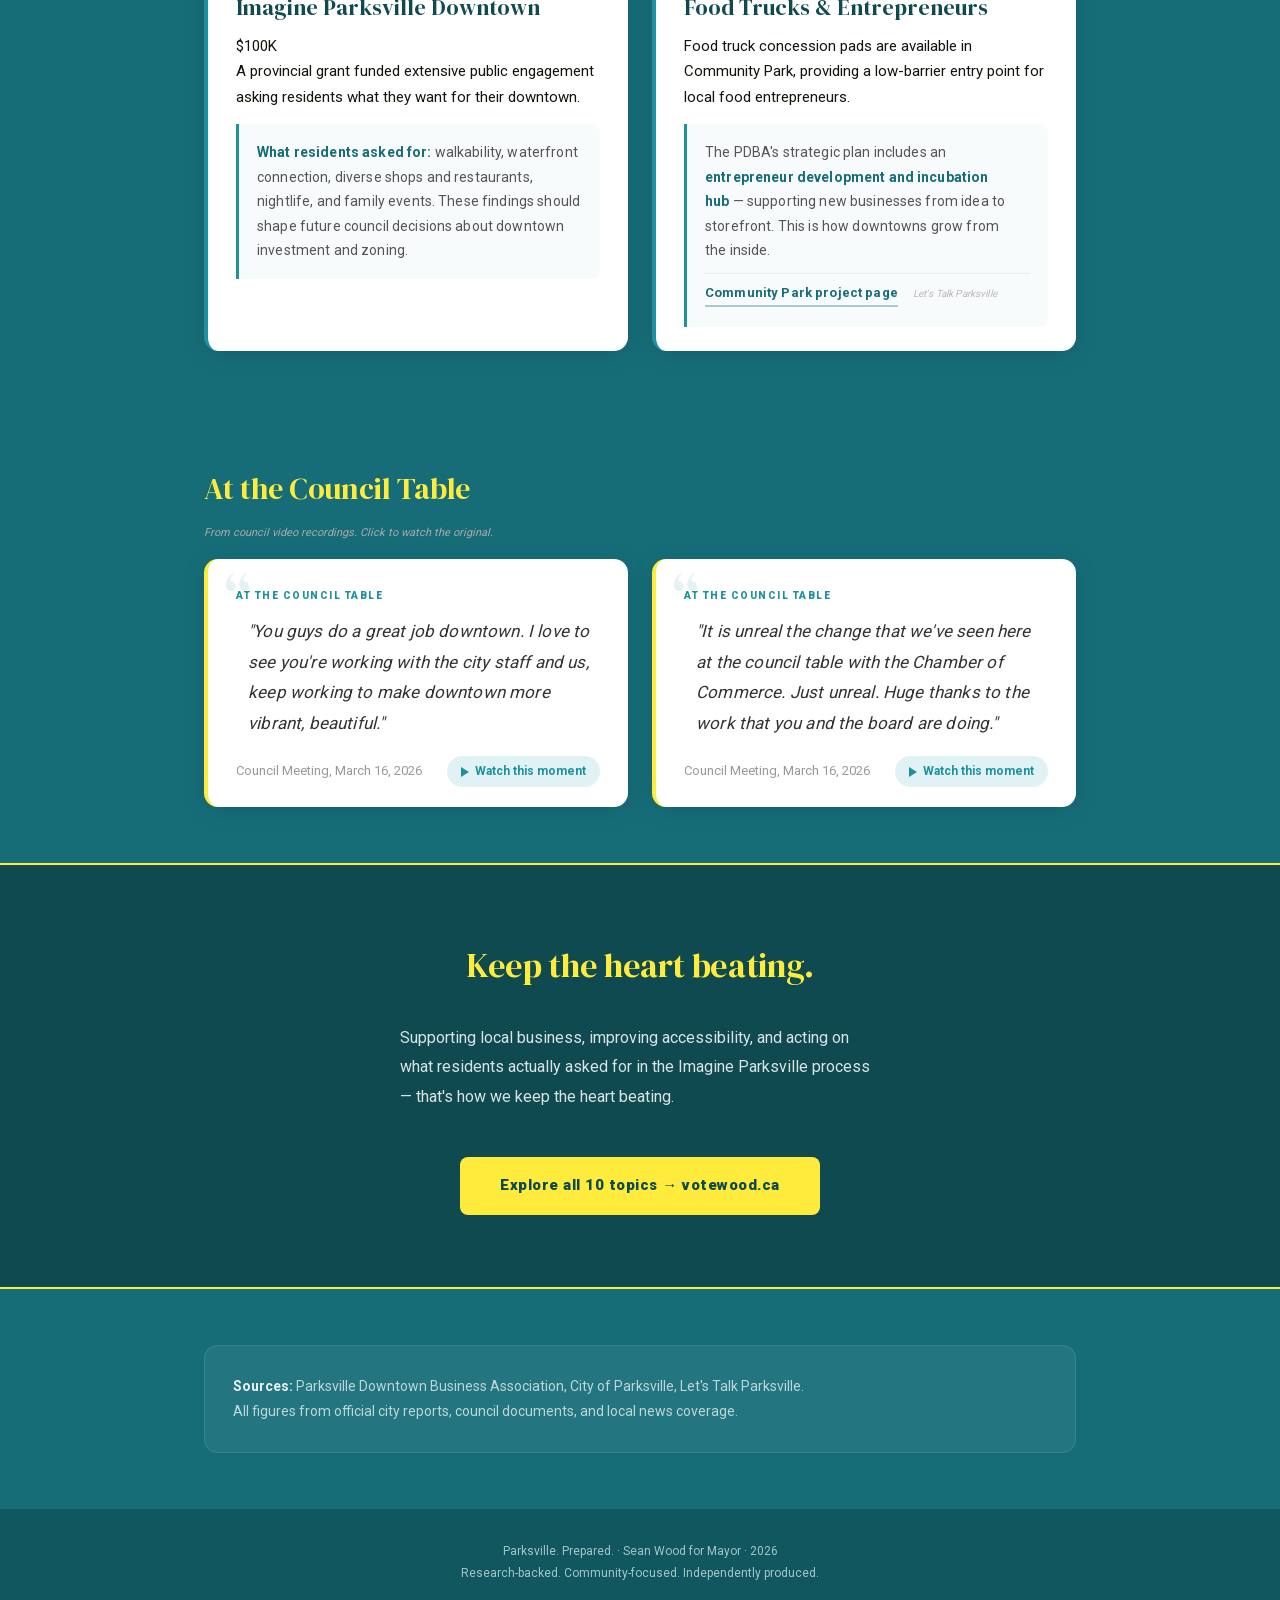
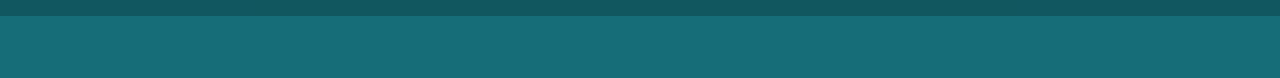
<file: downtown/index.html>
<!DOCTYPE html>
<html lang="en">
<head>
<meta charset="UTF-8">
<meta name="viewport" content="width=device-width, initial-scale=1.0">
<title>Downtown Vitality | Parksville. Prepared.</title>
<meta name="description" content="Parksville's downtown core: business association, facade rejuvenation, street patios, and what residents want for their city centre.">
    <link rel="stylesheet" href="/style.css?v=13">
</head>
<body>

<header class="header">
  <a href="https://votewood.ca">&larr; votewood.ca</a>
  <div class="header-right">SEAN WOOD &middot; PARKSVILLE. PREPARED.</div>
</header>

<div class="hero-split">
  <img class="hero-photo" src="/photos/sand-sculpture.jpg" alt="Sand sculpture at Parksville Beach Festival" loading="eager">
  <div class="hero">
    <div class="hero-eyebrow">Parksville. Prepared.</div>
    <h1>The heart of our city.</h1>
    <p class="hero-sub">Downtown is where you run into your neighbour at the coffee shop, where local businesses build livelihoods, and where visitors decide whether to come back. It matters.</p>
    <div class="hero-badge">
      Downtown Vitality &middot; Parksville
    </div>
  </div>
</div>

<section class="section" id="section-downtown">
  <h2 class="section-title">Downtown Core</h2>
  <p class="section-subtitle">What's happening in Parksville's downtown &mdash; the organizations, investments, and plans shaping the city centre.</p>

  <div class="card-grid">

    <!-- Card 1: Downtown Business Association -->
    <div class="card">
      <div class="card-label">Business &amp; Governance</div>
      <div class="card-title">Downtown Business Association</div>
      <div class="card-body">
        The Parksville &amp; District Business Association (PDBA) administers the Business Improvement Area: <strong>600 property owners</strong> and <strong>230 businesses</strong> between McMillan, McVickers, Jensen, and the waterfront.
        <div class="chart-notes" style="margin-top:14px;">
          The PDBA is currently developing a <strong>5&ndash;7 year strategic plan</strong> for the downtown core &mdash; setting priorities for marketing, events, beautification, and business development across the BIA.
        </div>
      </div>
    </div>

    <!-- Card 2: Facade Rejuvenation -->
    <div class="card">
      <div class="card-label">Capital Project</div>
      <div class="card-title">Facade Rejuvenation</div>
      <div class="card-body">
        <div class="highlight-value">$500K</div>
        A facade and accessibility rejuvenation project, with a <strong>provincial grant pending</strong>. The project aims to refresh building fronts and improve accessibility throughout the downtown core &mdash; making the streetscape more welcoming for everyone.
        <div class="chart-notes" style="margin-top:14px;">
          <div class="chart-notes-links">
            <a href="https://pqbnews.com/2026/03/17/parksville-downtown-business-association-hopeful-for-500k-rejuvenation/" target="_blank">PDBA hopeful for $500K rejuvenation</a>
            <span class="link-source">PQB News</span>
          </div>
        </div>
      </div>
    </div>

    <!-- Card 3: Street Patio Program -->
    <div class="card">
      <div class="card-label">2025 Pilot</div>
      <div class="card-title">Street Patio Program</div>
      <div class="card-body">
        A 2025 pilot allowing restaurants and cafes to operate patios on adjacent streets. The zoning bylaw was amended for the TR-1 zone to make this possible.
        <div class="chart-notes" style="margin-top:14px;">
          <strong>Cost to participate:</strong> $150 processing fee + ~$360/year rent. A concrete, low-cost step toward street-level vibrancy and a more walkable downtown.
        </div>
      </div>
    </div>

    <!-- Card 4: Memorial Avenue Revitalization -->
    <div class="card">
      <div class="card-label">Completed 2022</div>
      <div class="card-title">Memorial Avenue Revitalization</div>
      <div class="card-body">
        <div class="highlight-value">$4M</div>
        Major upgrade completed in 2022: <strong>Memorial Plaza</strong> (13,800 sq ft of public gathering space), Hirst Avenue West improvements, and underground utility renewal.
        <div class="chart-notes" style="margin-top:14px;">
          Funded partly by the <strong>Federal Gas Tax Fund</strong> and <strong>ICBC</strong>. This project transformed a section of downtown into usable public space &mdash; the kind of investment that compounds over time.
        </div>
      </div>
    </div>

    <!-- Card 5: Imagine Parksville Downtown -->
    <div class="card">
      <div class="card-label">Public Engagement</div>
      <div class="card-title">Imagine Parksville Downtown</div>
      <div class="card-body">
        <div class="highlight-value">$100K</div>
        A provincial grant funded extensive public engagement asking residents what they want for their downtown.
        <div class="chart-notes" style="margin-top:14px;">
          <strong>What residents asked for:</strong> walkability, waterfront connection, diverse shops and restaurants, nightlife, and family events. These findings should shape future council decisions about downtown investment and zoning.
        </div>
      </div>
    </div>

    <!-- Card 6: Food Trucks & Entrepreneurs -->
    <div class="card">
      <div class="card-label">Economic Development</div>
      <div class="card-title">Food Trucks &amp; Entrepreneurs</div>
      <div class="card-body">
        Food truck concession pads are available in Community Park, providing a low-barrier entry point for local food entrepreneurs.
        <div class="chart-notes" style="margin-top:14px;">
          The PDBA's strategic plan includes an <strong>entrepreneur development and incubation hub</strong> &mdash; supporting new businesses from idea to storefront. This is how downtowns grow from the inside.
          <div class="chart-notes-links">
            <a href="https://letstalkparksville.ca/parksville-community-park" target="_blank">Community Park project page</a>
            <span class="link-source">Let's Talk Parksville</span>
          </div>
        </div>
      </div>
    </div>

  </div>
</section>

<!-- Council Quotes -->
<section class="section">
  <h2 class="section-title">At the Council Table</h2>
  <p style="font-size:11px;color:#aaa;font-style:italic;margin-bottom:16px;">From council video recordings. Click to watch the original.</p>
  <div class="card-grid">
    <div class="quote-card">
      <div class="quote-label">At the Council Table</div>
      <div class="quote-text">"You guys do a great job downtown. I love to see you're working with the city staff and us, keep working to make downtown more vibrant, beautiful."</div>
      <div class="quote-source">
        <span class="quote-attribution">Council Meeting, March 16, 2026</span>
        <a href="https://www.youtube.com/watch?v=LKDAJsRNrJ4&t=654s" target="_blank" class="quote-watch">Watch this moment</a>
      </div>
    </div>
    <div class="quote-card">
      <div class="quote-label">At the Council Table</div>
      <div class="quote-text">"It is unreal the change that we've seen here at the council table with the Chamber of Commerce. Just unreal. Huge thanks to the work that you and the board are doing."</div>
      <div class="quote-source">
        <span class="quote-attribution">Council Meeting, March 16, 2026</span>
        <a href="https://www.youtube.com/watch?v=LKDAJsRNrJ4&t=2078s" target="_blank" class="quote-watch">Watch this moment</a>
      </div>
    </div>
  </div>
</section>

<!-- Narrative -->
<div class="narrative">
  <h2>Keep the heart beating.</h2>
  <p>Supporting local business, improving accessibility, and acting on what residents actually asked for in the Imagine Parksville process &mdash; that's how we keep the heart beating.</p>
  <a href="https://votewood.ca" class="cta-btn">Explore all 10 topics &rarr; votewood.ca</a>
</div>

<!-- Sources -->
<section class="section">
  <div class="source-card">
    <strong>Sources:</strong> Parksville Downtown Business Association, City of Parksville, Let's Talk Parksville.<br>
    All figures from official city reports, council documents, and local news coverage.
  </div>
</section>

<footer class="footer">
  Parksville. Prepared. &middot; Sean Wood for Mayor &middot; 2026<br>
  Research-backed. Community-focused. Independently produced.
</footer>

<div class="vote-bar"><span class="vote-bar-date">October 17, 2026</span><span class="vote-bar-msg">One conversation at a time.</span><a href="/" class="vote-bar-cta">Know someone who should see this?</a></div>
</body>
</html>
</file>
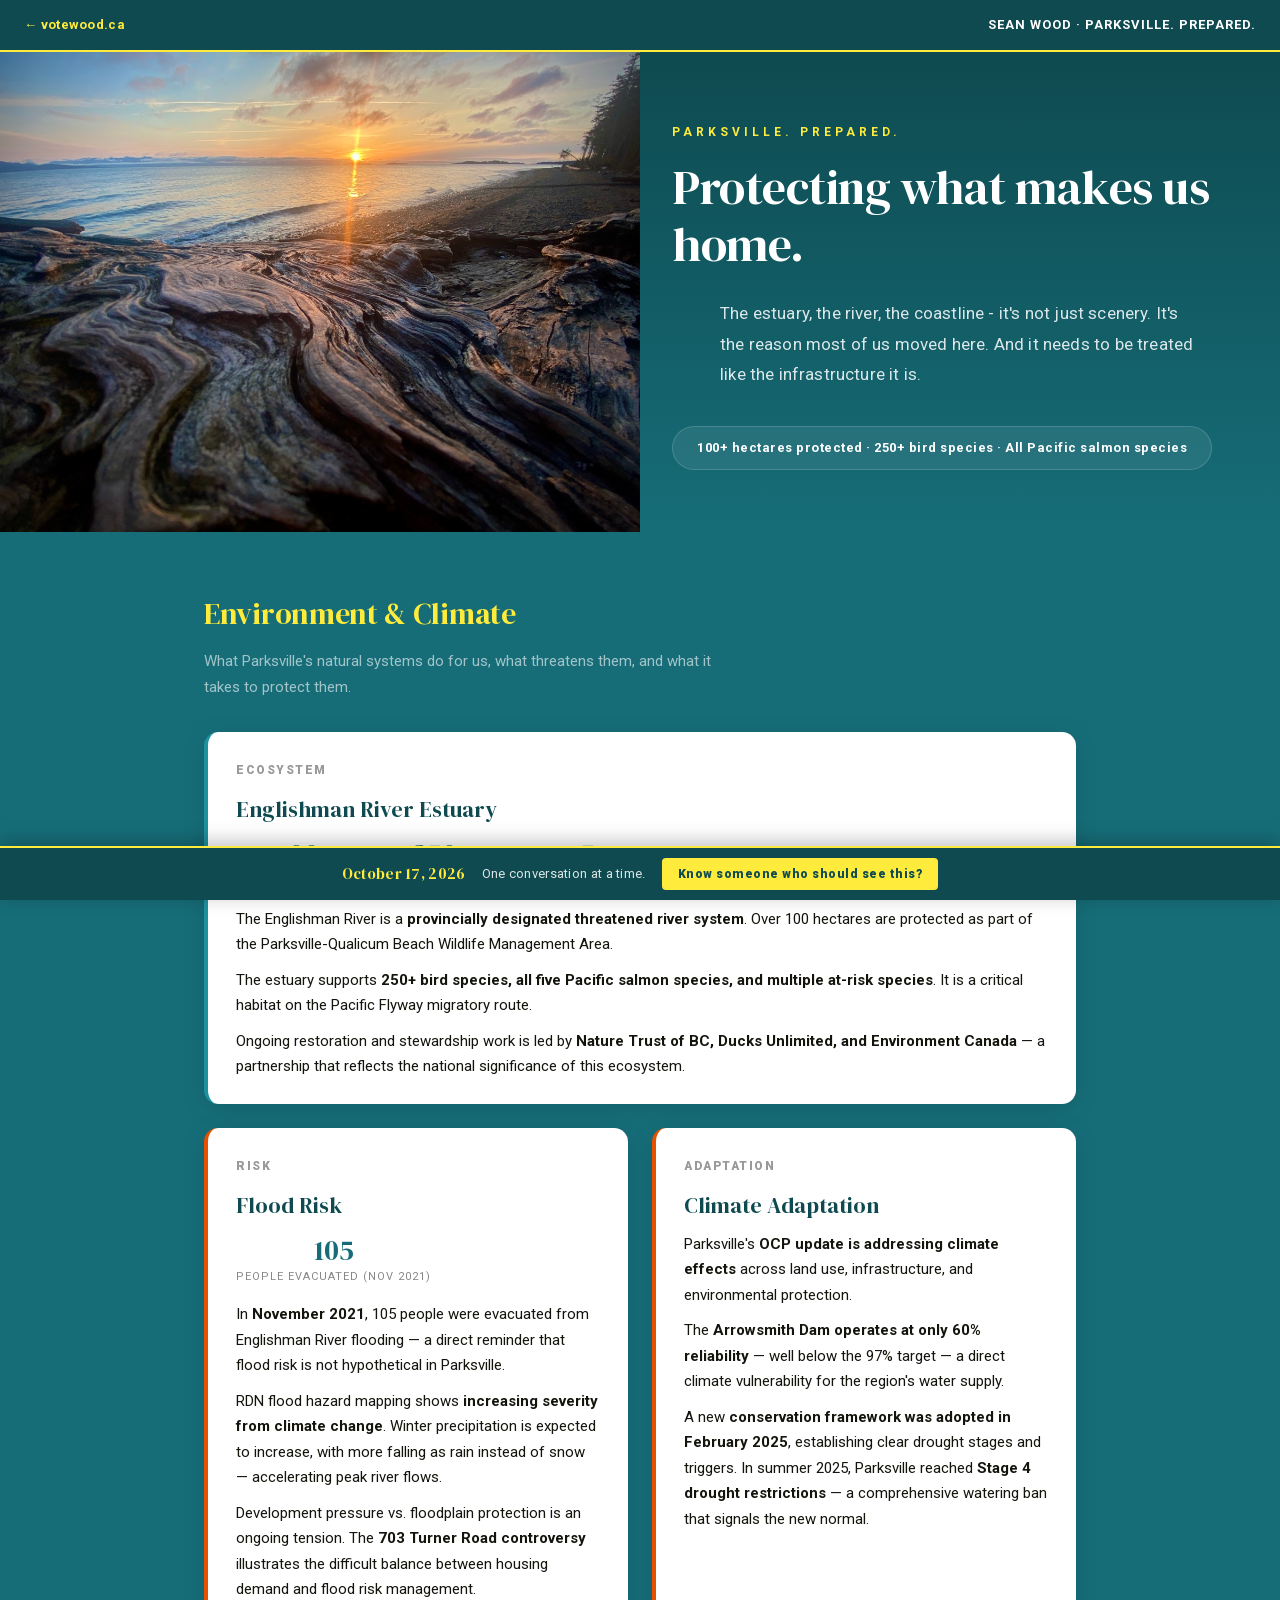
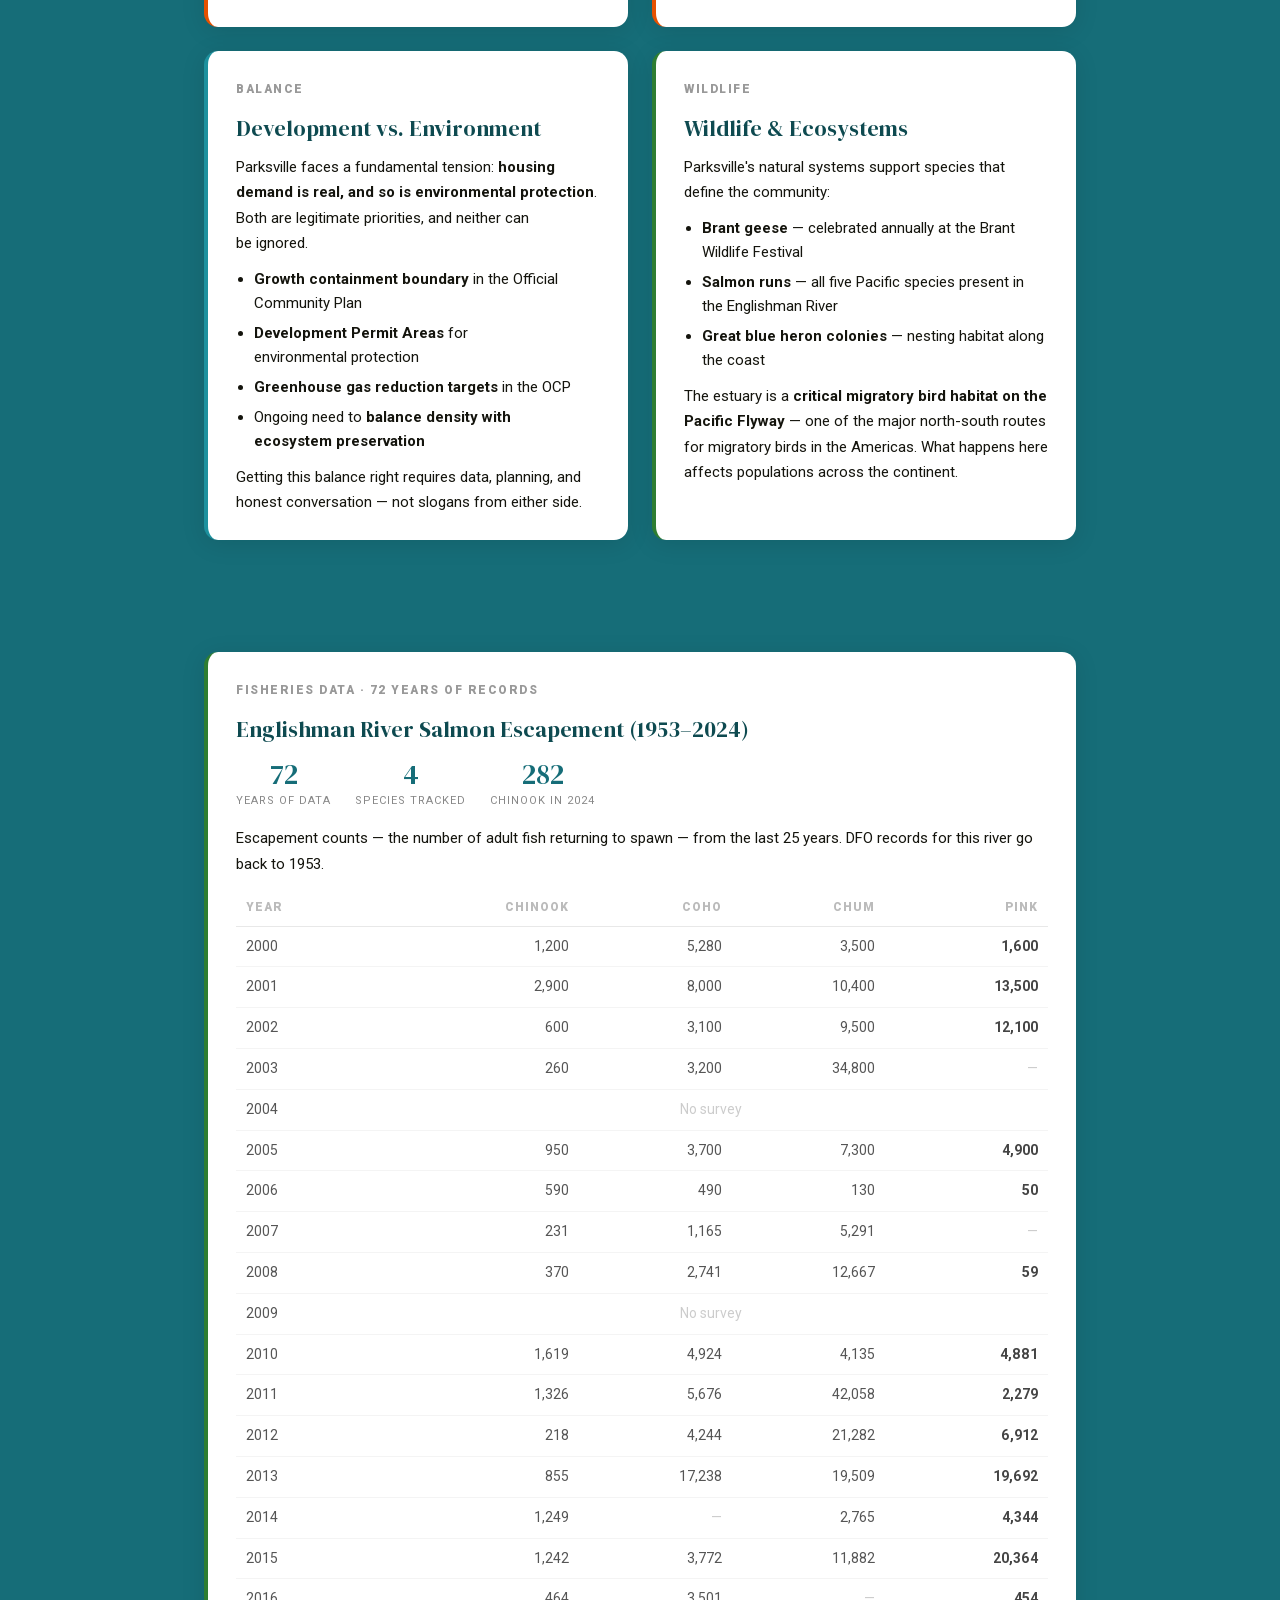
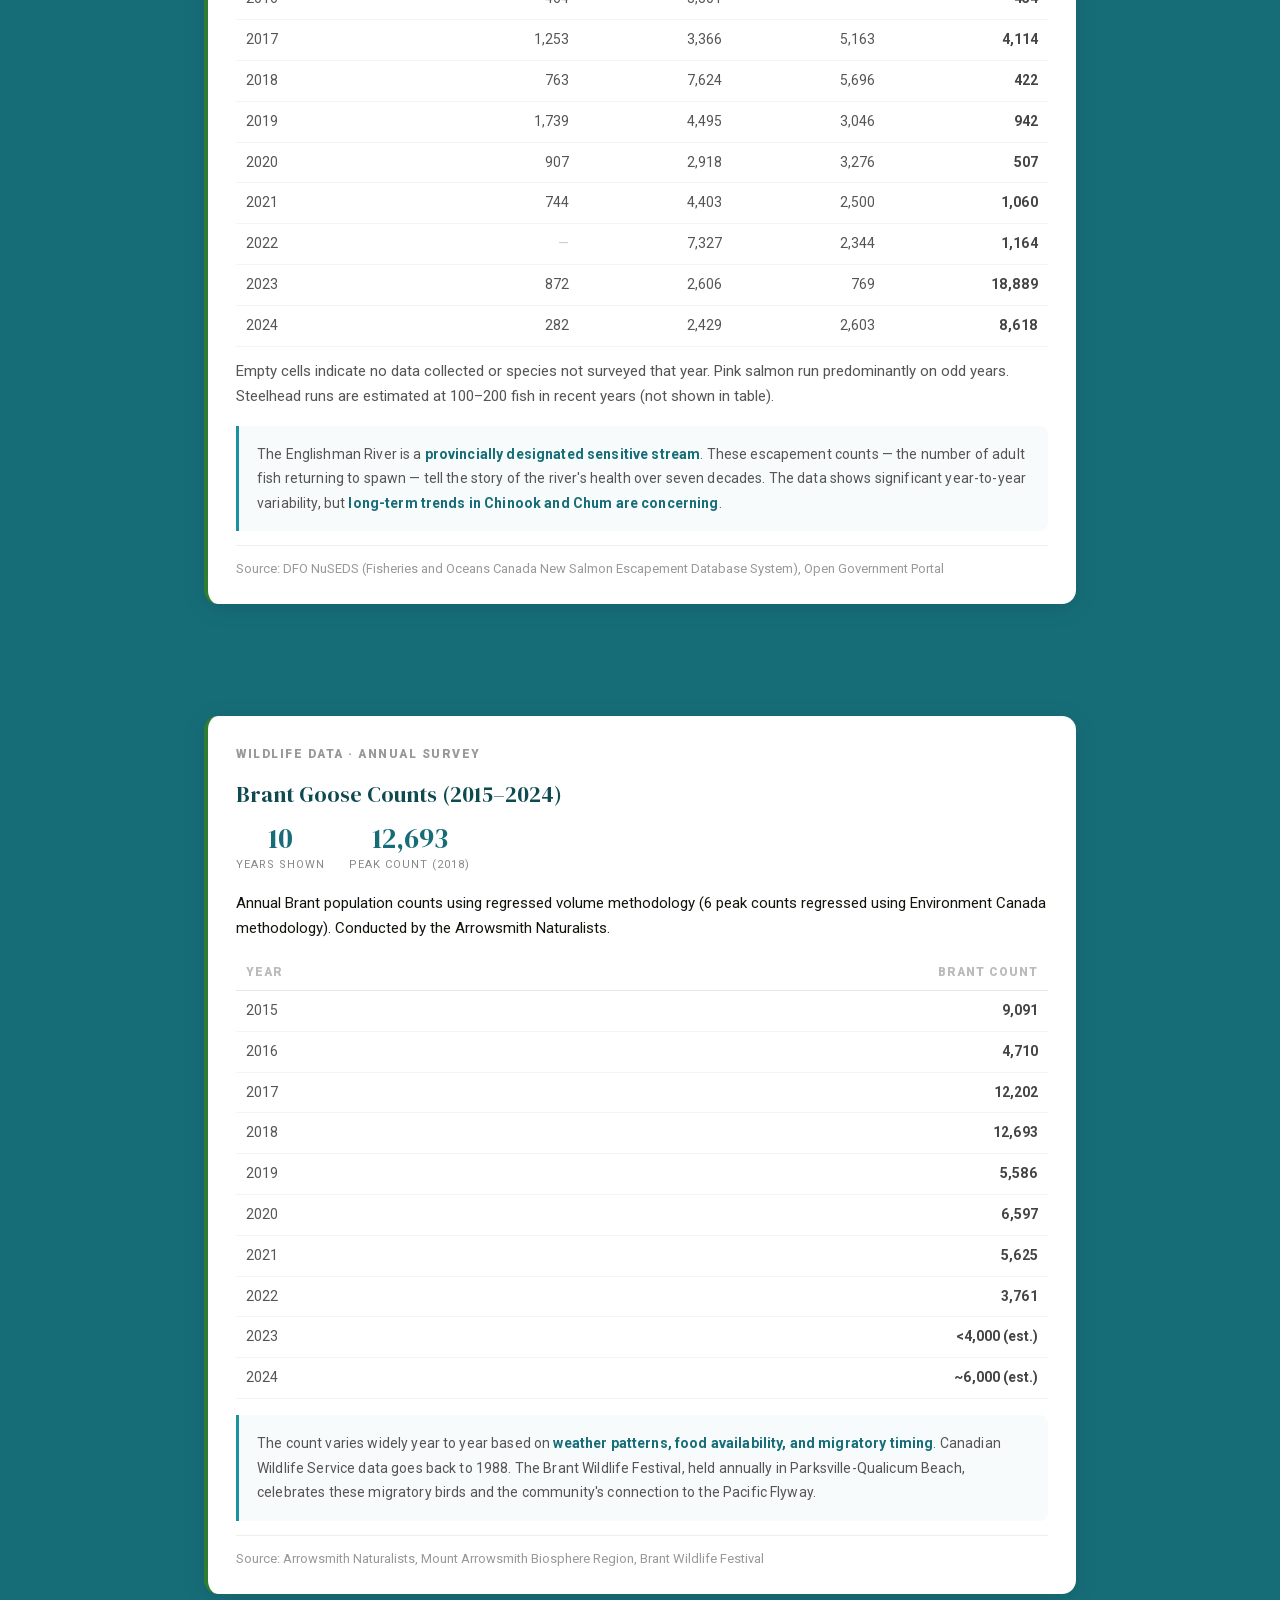
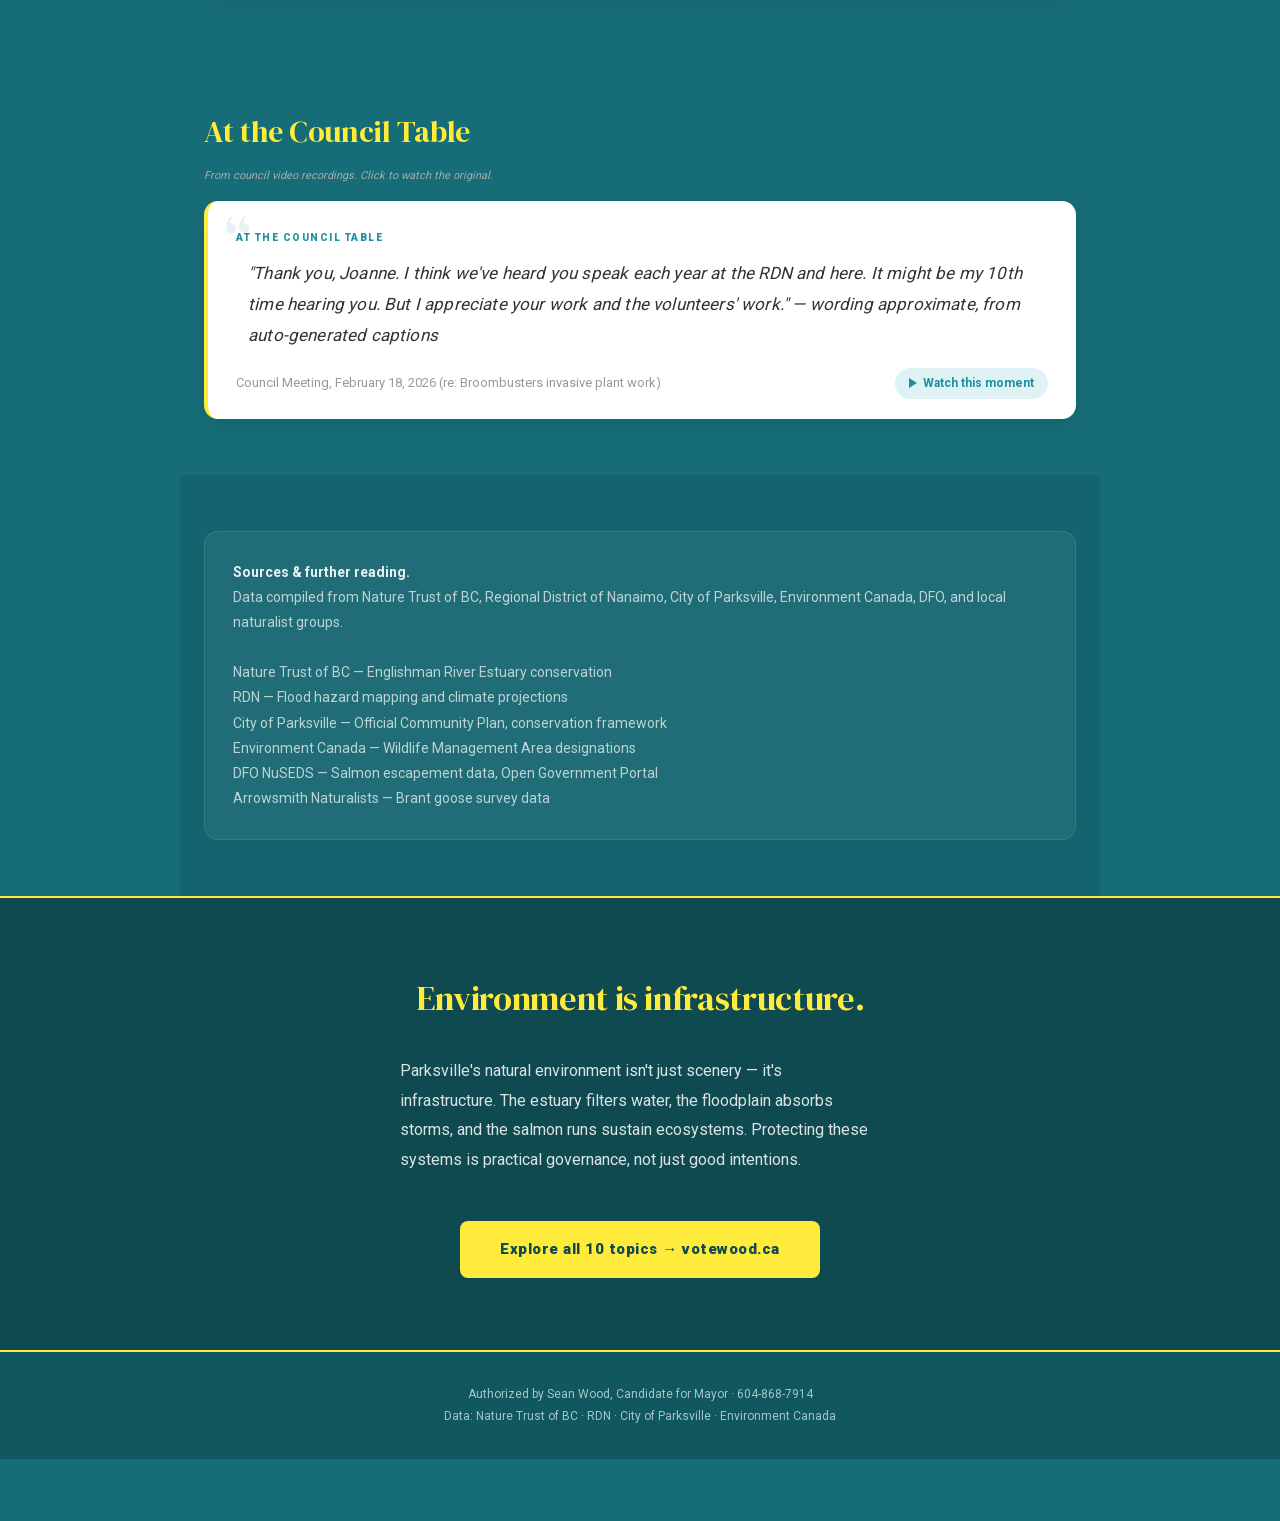
<file: environment/index.html>
<!DOCTYPE html>
<html lang="en">
<head>
<meta charset="UTF-8">
<meta name="viewport" content="width=device-width, initial-scale=1.0">
<title>Environment & Climate | Parksville. Prepared.</title>
<meta name="description" content="Parksville's natural environment — the Englishman River Estuary, flood risk, climate adaptation, and the balance between development and protection.">
    <link rel="stylesheet" href="/style.css?v=13">
</head>
<body>

<header class="header">
  <a href="https://votewood.ca">&larr; votewood.ca</a>
  <div class="header-right">SEAN WOOD &middot; PARKSVILLE. PREPARED.</div>
</header>

<div class="hero-split">
  <img class="hero-photo" src="/photos/parksville-sunset.jpg" alt="Parksville beach sunset with driftwood" loading="eager">
  <div class="hero">
    <div class="hero-eyebrow">Parksville. Prepared.</div>
    <h1>Protecting what makes us home.</h1>
    <p class="hero-sub">The estuary, the river, the coastline - it's not just scenery. It's the reason most of us moved here. And it needs to be treated like the infrastructure it is.</p>
    <div class="hero-badge">
      100+ hectares protected &middot; 250+ bird species &middot; All Pacific salmon species
    </div>
  </div>
</div>

<!-- Environment Content -->
<section class="section" id="section-environment">
  <h2 class="section-title">Environment &amp; Climate</h2>
  <p class="section-subtitle">What Parksville's natural systems do for us, what threatens them, and what it takes to protect them.</p>
  <div class="card-grid">

    <!-- Card 1: Englishman River Estuary -->
    <div class="card card-full">
      <div class="card-label">Ecosystem</div>
      <div class="card-title">Englishman River Estuary</div>
      <div class="stat-row">
        <div class="stat-item">
          <div class="stat-value">100+</div>
          <div class="stat-label">Hectares protected</div>
        </div>
        <div class="stat-item">
          <div class="stat-value">250+</div>
          <div class="stat-label">Bird species</div>
        </div>
        <div class="stat-item">
          <div class="stat-value">5</div>
          <div class="stat-label">Pacific salmon species</div>
        </div>
      </div>
      <p>The Englishman River is a <strong>provincially designated threatened river system</strong>. Over 100 hectares are protected as part of the Parksville-Qualicum Beach Wildlife Management Area.</p>
      <p>The estuary supports <strong>250+ bird species, all five Pacific salmon species, and multiple at-risk species</strong>. It is a critical habitat on the Pacific Flyway migratory route.</p>
      <p>Ongoing restoration and stewardship work is led by <strong>Nature Trust of BC, Ducks Unlimited, and Environment Canada</strong> — a partnership that reflects the national significance of this ecosystem.</p>
    </div>

    <!-- Card 2: Flood Risk -->
    <div class="card card-accent-amber">
      <div class="card-label">Risk</div>
      <div class="card-title">Flood Risk</div>
      <div class="stat-row">
        <div class="stat-item">
          <div class="stat-value">105</div>
          <div class="stat-label">People evacuated (Nov 2021)</div>
        </div>
      </div>
      <p>In <strong>November 2021</strong>, 105 people were evacuated from Englishman River flooding — a direct reminder that flood risk is not hypothetical in Parksville.</p>
      <p>RDN flood hazard mapping shows <strong>increasing severity from climate change</strong>. Winter precipitation is expected to increase, with more falling as rain instead of snow — accelerating peak river flows.</p>
      <p>Development pressure vs. floodplain protection is an ongoing tension. The <strong>703 Turner Road controversy</strong> illustrates the difficult balance between housing demand and flood risk management.</p>
    </div>

    <!-- Card 3: Climate Adaptation -->
    <div class="card card-accent-amber">
      <div class="card-label">Adaptation</div>
      <div class="card-title">Climate Adaptation</div>
      <p>Parksville's <strong>OCP update is addressing climate effects</strong> across land use, infrastructure, and environmental protection.</p>
      <p>The <strong>Arrowsmith Dam operates at only 60% reliability</strong> — well below the 97% target — a direct climate vulnerability for the region's water supply.</p>
      <p>A new <strong>conservation framework was adopted in February 2025</strong>, establishing clear drought stages and triggers. In summer 2025, Parksville reached <strong>Stage 4 drought restrictions</strong> — a comprehensive watering ban that signals the new normal.</p>
    </div>

    <!-- Card 4: Development vs Environment -->
    <div class="card">
      <div class="card-label">Balance</div>
      <div class="card-title">Development vs. Environment</div>
      <p>Parksville faces a fundamental tension: <strong>housing demand is real, and so is environmental protection</strong>. Both are legitimate priorities, and neither can be ignored.</p>
      <ul>
        <li><strong>Growth containment boundary</strong> in the Official Community Plan</li>
        <li><strong>Development Permit Areas</strong> for environmental protection</li>
        <li><strong>Greenhouse gas reduction targets</strong> in the OCP</li>
        <li>Ongoing need to <strong>balance density with ecosystem preservation</strong></li>
      </ul>
      <p>Getting this balance right requires data, planning, and honest conversation — not slogans from either side.</p>
    </div>

    <!-- Card 5: Wildlife & Ecosystems -->
    <div class="card card-accent-green">
      <div class="card-label">Wildlife</div>
      <div class="card-title">Wildlife &amp; Ecosystems</div>
      <p>Parksville's natural systems support species that define the community:</p>
      <ul>
        <li><strong>Brant geese</strong> — celebrated annually at the Brant Wildlife Festival</li>
        <li><strong>Salmon runs</strong> — all five Pacific species present in the Englishman River</li>
        <li><strong>Great blue heron colonies</strong> — nesting habitat along the coast</li>
      </ul>
      <p>The estuary is a <strong>critical migratory bird habitat on the Pacific Flyway</strong> — one of the major north-south routes for migratory birds in the Americas. What happens here affects populations across the continent.</p>
    </div>

  </div>
</section>

<!-- Salmon Escapement -->
<section class="section" id="section-salmon">
  <style>
    .salmon-table td:nth-child(n+2),
    .salmon-table th:nth-child(n+2) { text-align: right; }
    .salmon-table td.no-data { color: #ccc; font-weight: 400; }
  </style>
  <div class="card card-full card-accent-green">
    <div class="card-label">Fisheries Data &middot; 72 Years of Records</div>
    <div class="card-title">Englishman River Salmon Escapement (1953&ndash;2024)</div>
    <div class="stat-row">
      <div class="stat-item">
        <div class="stat-value">72</div>
        <div class="stat-label">Years of data</div>
      </div>
      <div class="stat-item">
        <div class="stat-value">4</div>
        <div class="stat-label">Species tracked</div>
      </div>
      <div class="stat-item">
        <div class="stat-value">282</div>
        <div class="stat-label">Chinook in 2024</div>
      </div>
    </div>
    <p>Escapement counts — the number of adult fish returning to spawn — from the last 25 years. DFO records for this river go back to 1953.</p>
    <table class="data-table salmon-table">
      <thead>
        <tr><th>Year</th><th>Chinook</th><th>Coho</th><th>Chum</th><th>Pink</th></tr>
      </thead>
      <tbody>
        <tr><td>2000</td><td>1,200</td><td>5,280</td><td>3,500</td><td>1,600</td></tr>
        <tr><td>2001</td><td>2,900</td><td>8,000</td><td>10,400</td><td>13,500</td></tr>
        <tr><td>2002</td><td>600</td><td>3,100</td><td>9,500</td><td>12,100</td></tr>
        <tr><td>2003</td><td>260</td><td>3,200</td><td>34,800</td><td class="no-data">&mdash;</td></tr>
        <tr><td>2004</td><td colspan="4" class="no-data" style="text-align:center;">No survey</td></tr>
        <tr><td>2005</td><td>950</td><td>3,700</td><td>7,300</td><td>4,900</td></tr>
        <tr><td>2006</td><td>590</td><td>490</td><td>130</td><td>50</td></tr>
        <tr><td>2007</td><td>231</td><td>1,165</td><td>5,291</td><td class="no-data">&mdash;</td></tr>
        <tr><td>2008</td><td>370</td><td>2,741</td><td>12,667</td><td>59</td></tr>
        <tr><td>2009</td><td colspan="4" class="no-data" style="text-align:center;">No survey</td></tr>
        <tr><td>2010</td><td>1,619</td><td>4,924</td><td>4,135</td><td>4,881</td></tr>
        <tr><td>2011</td><td>1,326</td><td>5,676</td><td>42,058</td><td>2,279</td></tr>
        <tr><td>2012</td><td>218</td><td>4,244</td><td>21,282</td><td>6,912</td></tr>
        <tr><td>2013</td><td>855</td><td>17,238</td><td>19,509</td><td>19,692</td></tr>
        <tr><td>2014</td><td>1,249</td><td class="no-data">&mdash;</td><td>2,765</td><td>4,344</td></tr>
        <tr><td>2015</td><td>1,242</td><td>3,772</td><td>11,882</td><td>20,364</td></tr>
        <tr><td>2016</td><td>464</td><td>3,501</td><td class="no-data">&mdash;</td><td>454</td></tr>
        <tr><td>2017</td><td>1,253</td><td>3,366</td><td>5,163</td><td>4,114</td></tr>
        <tr><td>2018</td><td>763</td><td>7,624</td><td>5,696</td><td>422</td></tr>
        <tr><td>2019</td><td>1,739</td><td>4,495</td><td>3,046</td><td>942</td></tr>
        <tr><td>2020</td><td>907</td><td>2,918</td><td>3,276</td><td>507</td></tr>
        <tr><td>2021</td><td>744</td><td>4,403</td><td>2,500</td><td>1,060</td></tr>
        <tr><td>2022</td><td class="no-data">&mdash;</td><td>7,327</td><td>2,344</td><td>1,164</td></tr>
        <tr><td>2023</td><td>872</td><td>2,606</td><td>769</td><td>18,889</td></tr>
        <tr><td>2024</td><td>282</td><td>2,429</td><td>2,603</td><td>8,618</td></tr>
      </tbody>
    </table>
    <p class="card-detail">Empty cells indicate no data collected or species not surveyed that year. Pink salmon run predominantly on odd years. Steelhead runs are estimated at 100&ndash;200 fish in recent years (not shown in table).</p>
    <div class="chart-notes">
      The Englishman River is a <strong>provincially designated sensitive stream</strong>. These escapement counts — the number of adult fish returning to spawn — tell the story of the river's health over seven decades. The data shows significant year-to-year variability, but <strong>long-term trends in Chinook and Chum are concerning</strong>.
    </div>
    <div class="card-meta">Source: DFO NuSEDS (Fisheries and Oceans Canada New Salmon Escapement Database System), Open Government Portal</div>
  </div>
</section>

<!-- Brant Goose Counts -->
<section class="section" id="section-brant">
  <div class="card card-full card-accent-green">
    <div class="card-label">Wildlife Data &middot; Annual Survey</div>
    <div class="card-title">Brant Goose Counts (2015&ndash;2024)</div>
    <div class="stat-row">
      <div class="stat-item">
        <div class="stat-value">10</div>
        <div class="stat-label">Years shown</div>
      </div>
      <div class="stat-item">
        <div class="stat-value">12,693</div>
        <div class="stat-label">Peak count (2018)</div>
      </div>
    </div>
    <p>Annual Brant population counts using regressed volume methodology (6 peak counts regressed using Environment Canada methodology). Conducted by the Arrowsmith Naturalists.</p>
    <table class="data-table">
      <thead>
        <tr><th>Year</th><th>Brant Count</th></tr>
      </thead>
      <tbody>
        <tr><td>2015</td><td>9,091</td></tr>
        <tr><td>2016</td><td>4,710</td></tr>
        <tr><td>2017</td><td>12,202</td></tr>
        <tr><td>2018</td><td>12,693</td></tr>
        <tr><td>2019</td><td>5,586</td></tr>
        <tr><td>2020</td><td>6,597</td></tr>
        <tr><td>2021</td><td>5,625</td></tr>
        <tr><td>2022</td><td>3,761</td></tr>
        <tr><td>2023</td><td>&lt;4,000 (est.)</td></tr>
        <tr><td>2024</td><td>~6,000 (est.)</td></tr>
      </tbody>
    </table>
    <div class="chart-notes">
      The count varies widely year to year based on <strong>weather patterns, food availability, and migratory timing</strong>. Canadian Wildlife Service data goes back to 1988. The Brant Wildlife Festival, held annually in Parksville-Qualicum Beach, celebrates these migratory birds and the community's connection to the Pacific Flyway.
    </div>
    <div class="card-meta">Source: Arrowsmith Naturalists, Mount Arrowsmith Biosphere Region, Brant Wildlife Festival</div>
  </div>
</section>

<!-- Council Quotes -->
<section class="section">
  <h2 class="section-title">At the Council Table</h2>
  <p style="font-size:11px;color:#aaa;font-style:italic;margin-bottom:16px;">From council video recordings. Click to watch the original.</p>
  <div class="quote-card">
    <div class="quote-label">At the Council Table</div>
    <div class="quote-text">"Thank you, Joanne. I think we've heard you speak each year at the RDN and here. It might be my 10th time hearing you. But I appreciate your work and the volunteers' work." — wording approximate, from auto-generated captions</div>
    <div class="quote-source">
      <span class="quote-attribution">Council Meeting, February 18, 2026 (re: Broombusters invasive plant work)</span>
      <a href="https://www.youtube.com/watch?v=q1iE9kN44yQ&t=934s" target="_blank" class="quote-watch">Watch this moment</a>
    </div>
  </div>
</section>

<!-- Sources -->
<section class="section section-alt">
  <div class="source-card">
    <strong>Sources &amp; further reading.</strong><br>
    Data compiled from Nature Trust of BC, Regional District of Nanaimo, City of Parksville, Environment Canada, DFO, and local naturalist groups.<br><br>
    Nature Trust of BC — Englishman River Estuary conservation<br>
    RDN — Flood hazard mapping and climate projections<br>
    City of Parksville — Official Community Plan, conservation framework<br>
    Environment Canada — Wildlife Management Area designations<br>
    DFO NuSEDS — Salmon escapement data, Open Government Portal<br>
    Arrowsmith Naturalists — Brant goose survey data
  </div>
</section>

<!-- Narrative -->
<div class="narrative">
  <h2>Environment is infrastructure.</h2>
  <p>Parksville's natural environment isn't just scenery — it's infrastructure. The estuary filters water, the floodplain absorbs storms, and the salmon runs sustain ecosystems. Protecting these systems is practical governance, not just good intentions.</p>
  <a href="https://votewood.ca" class="cta-btn">Explore all 10 topics &rarr; votewood.ca</a>
</div>

<footer class="footer">
  Authorized by Sean Wood, Candidate for Mayor &middot; 604-868-7914<br>
  Data: Nature Trust of BC &middot; RDN &middot; City of Parksville &middot; Environment Canada
</footer>

<div class="vote-bar"><span class="vote-bar-date">October 17, 2026</span><span class="vote-bar-msg">One conversation at a time.</span><a href="/" class="vote-bar-cta">Know someone who should see this?</a></div>
</body>
</html>
</file>
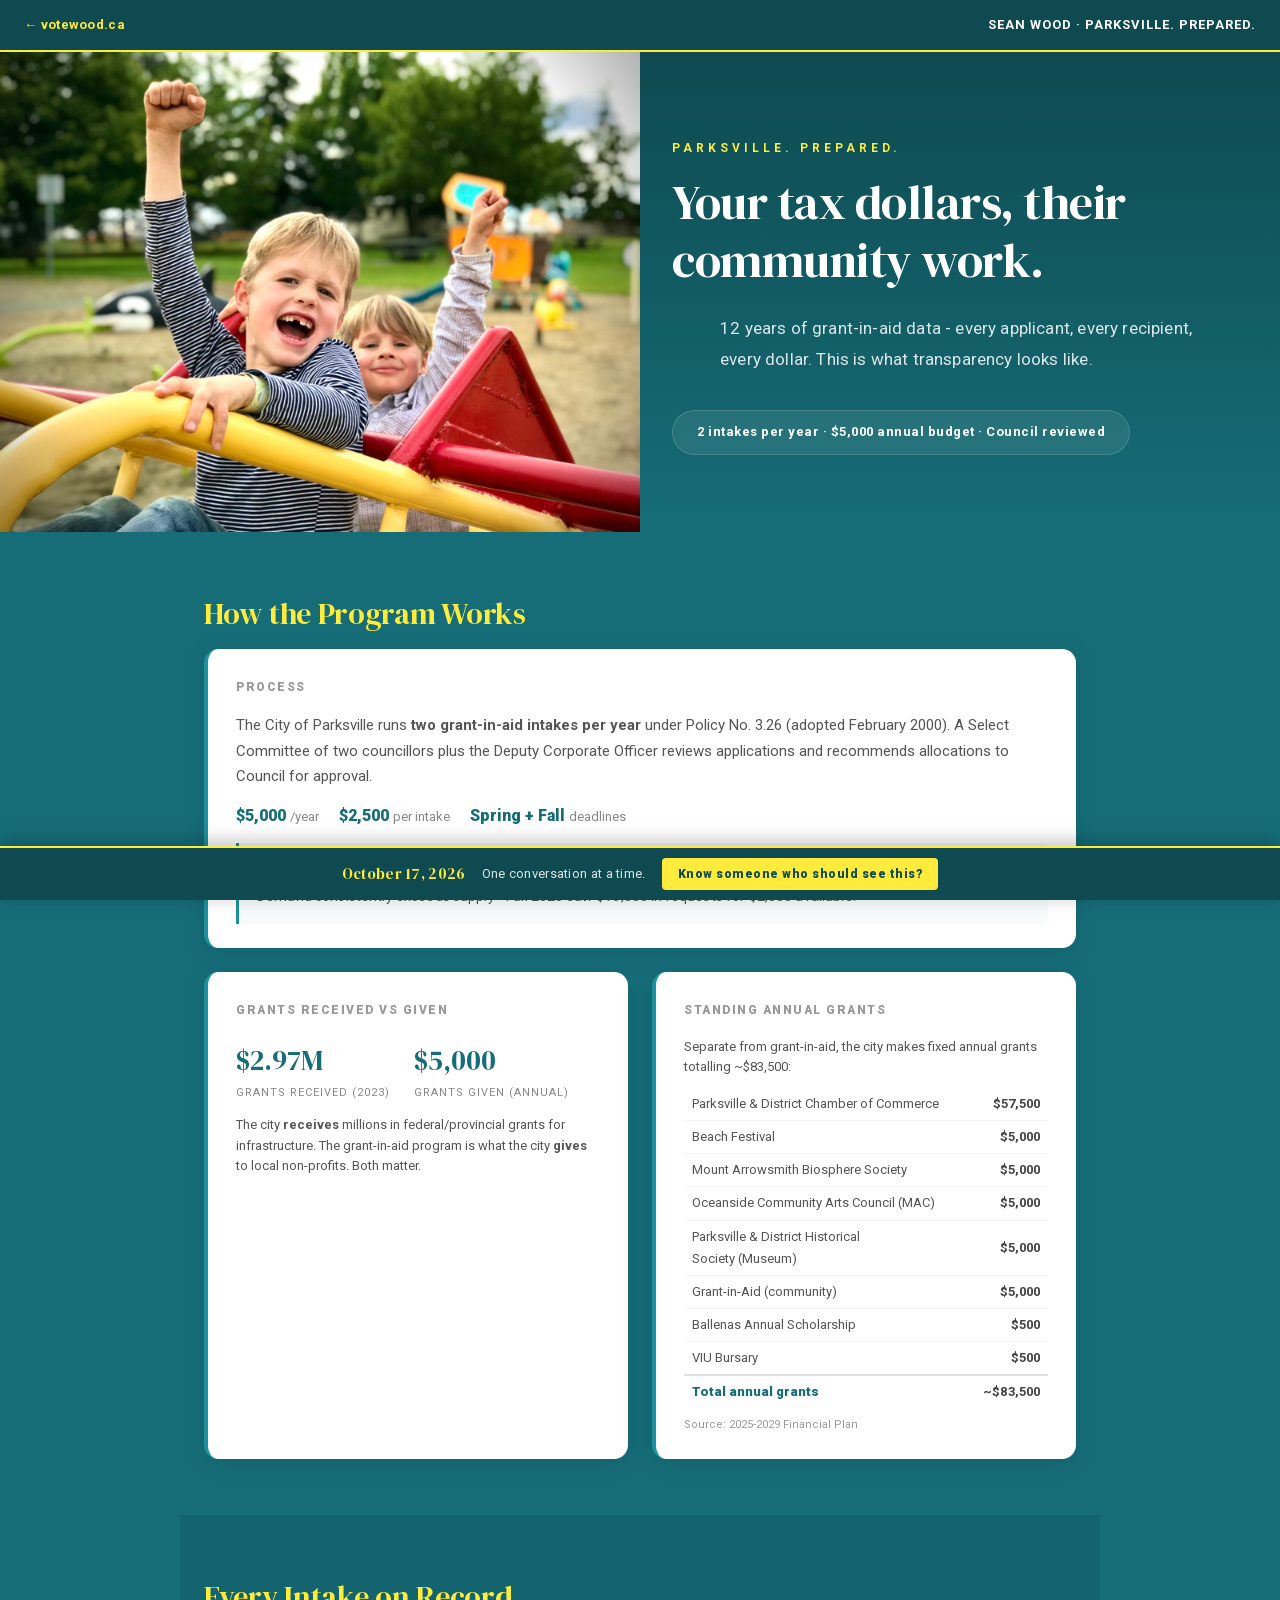
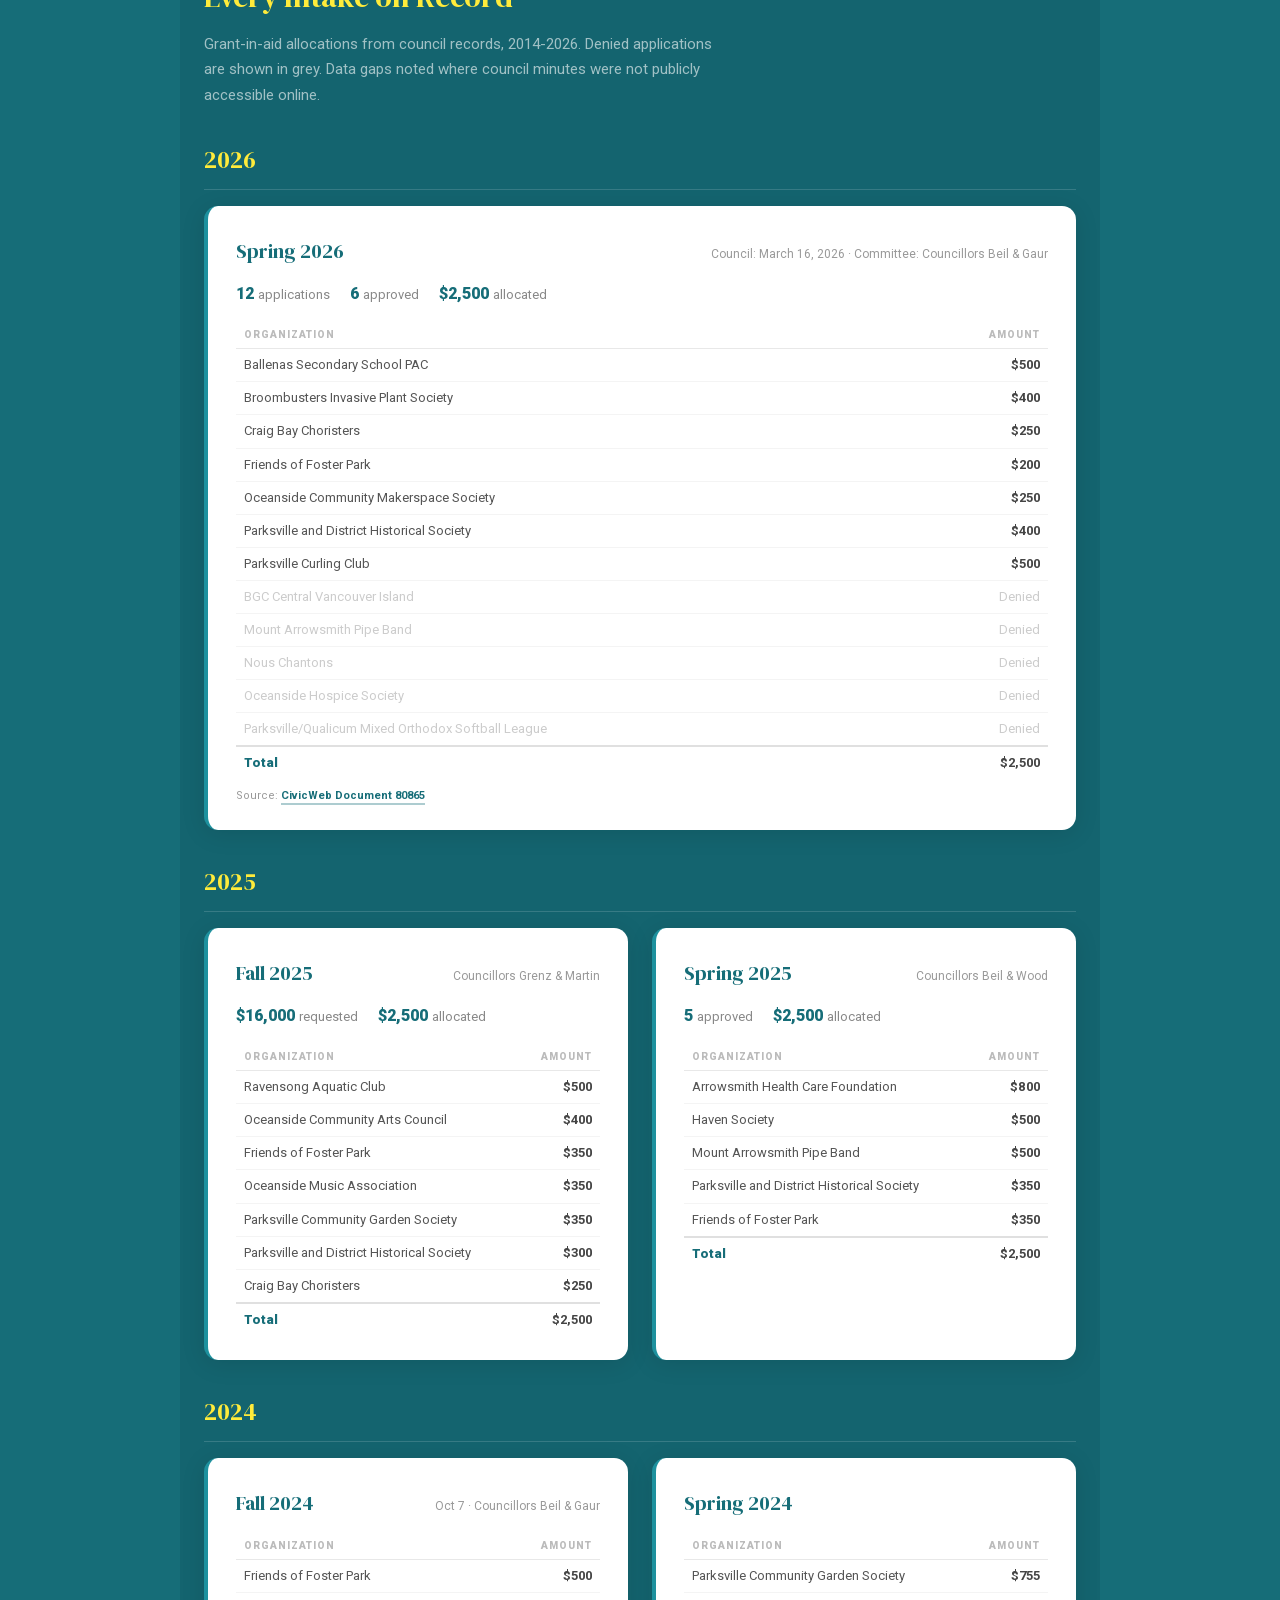
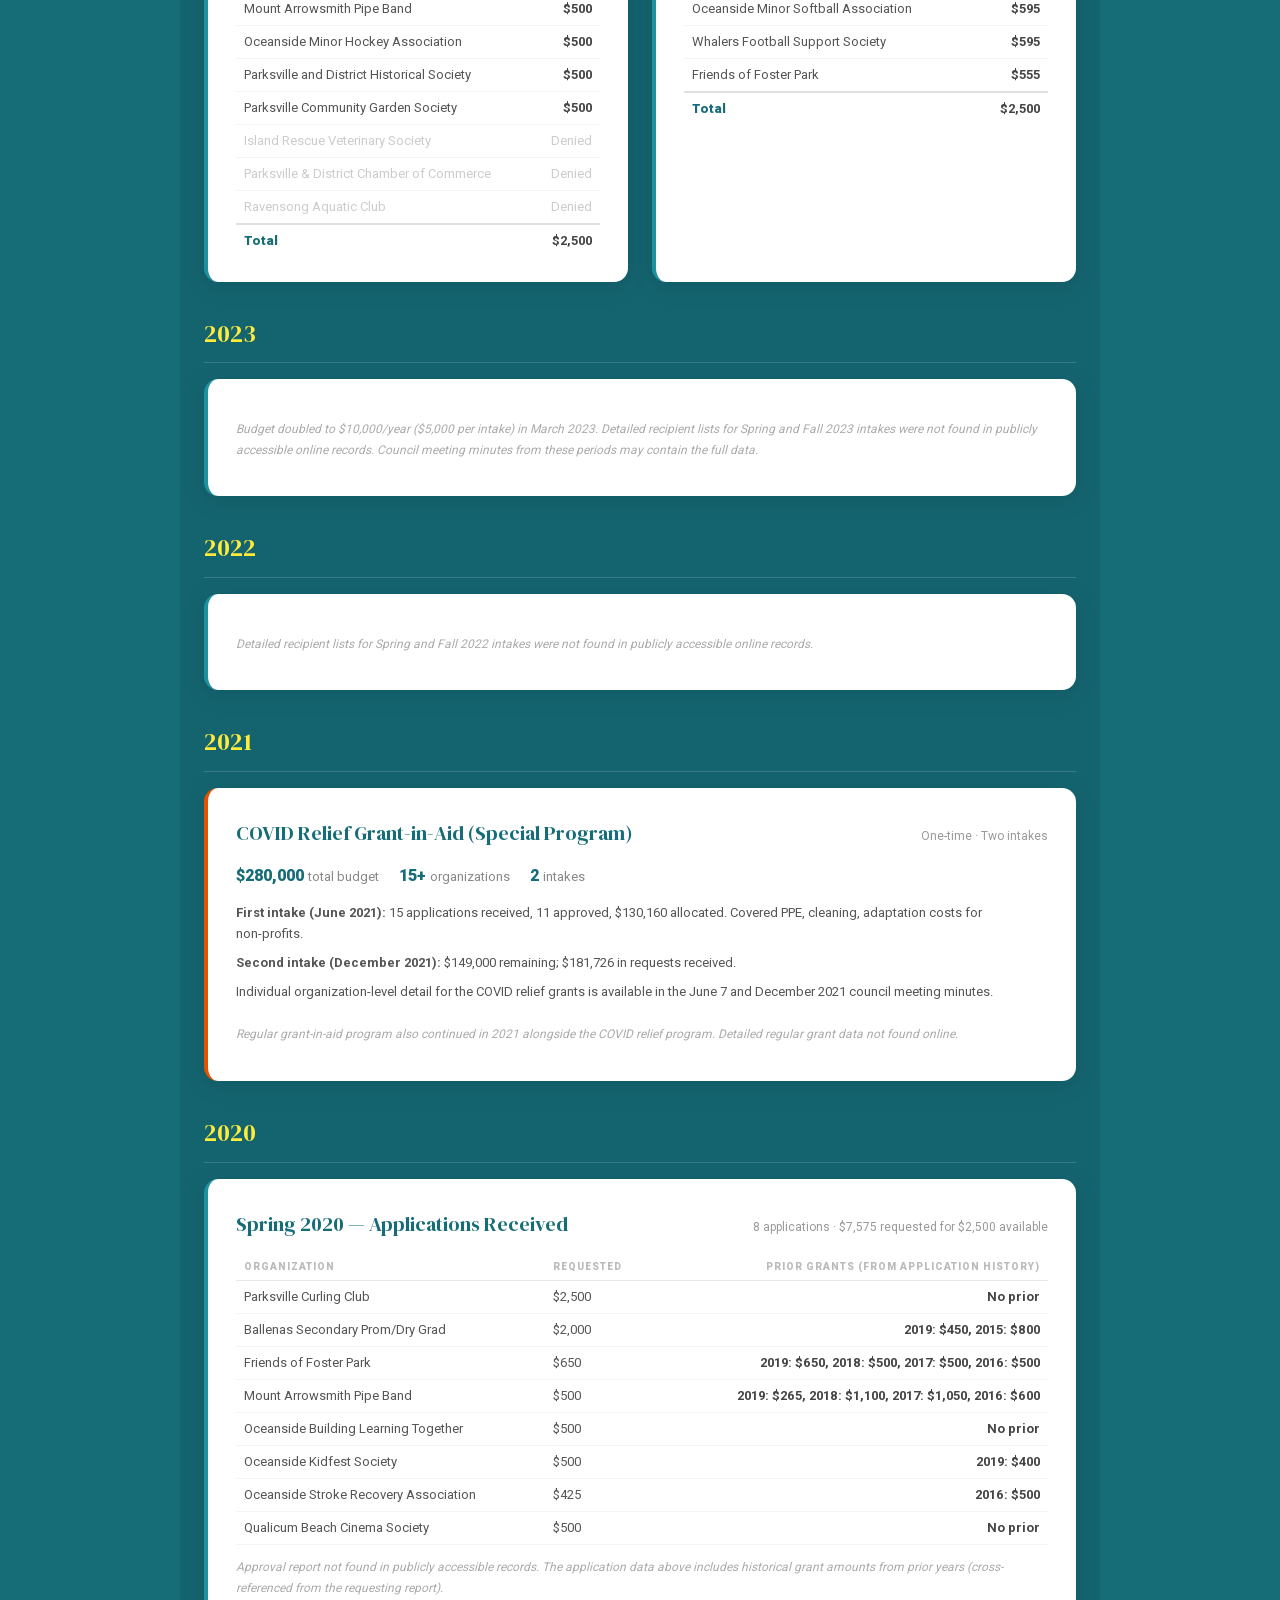
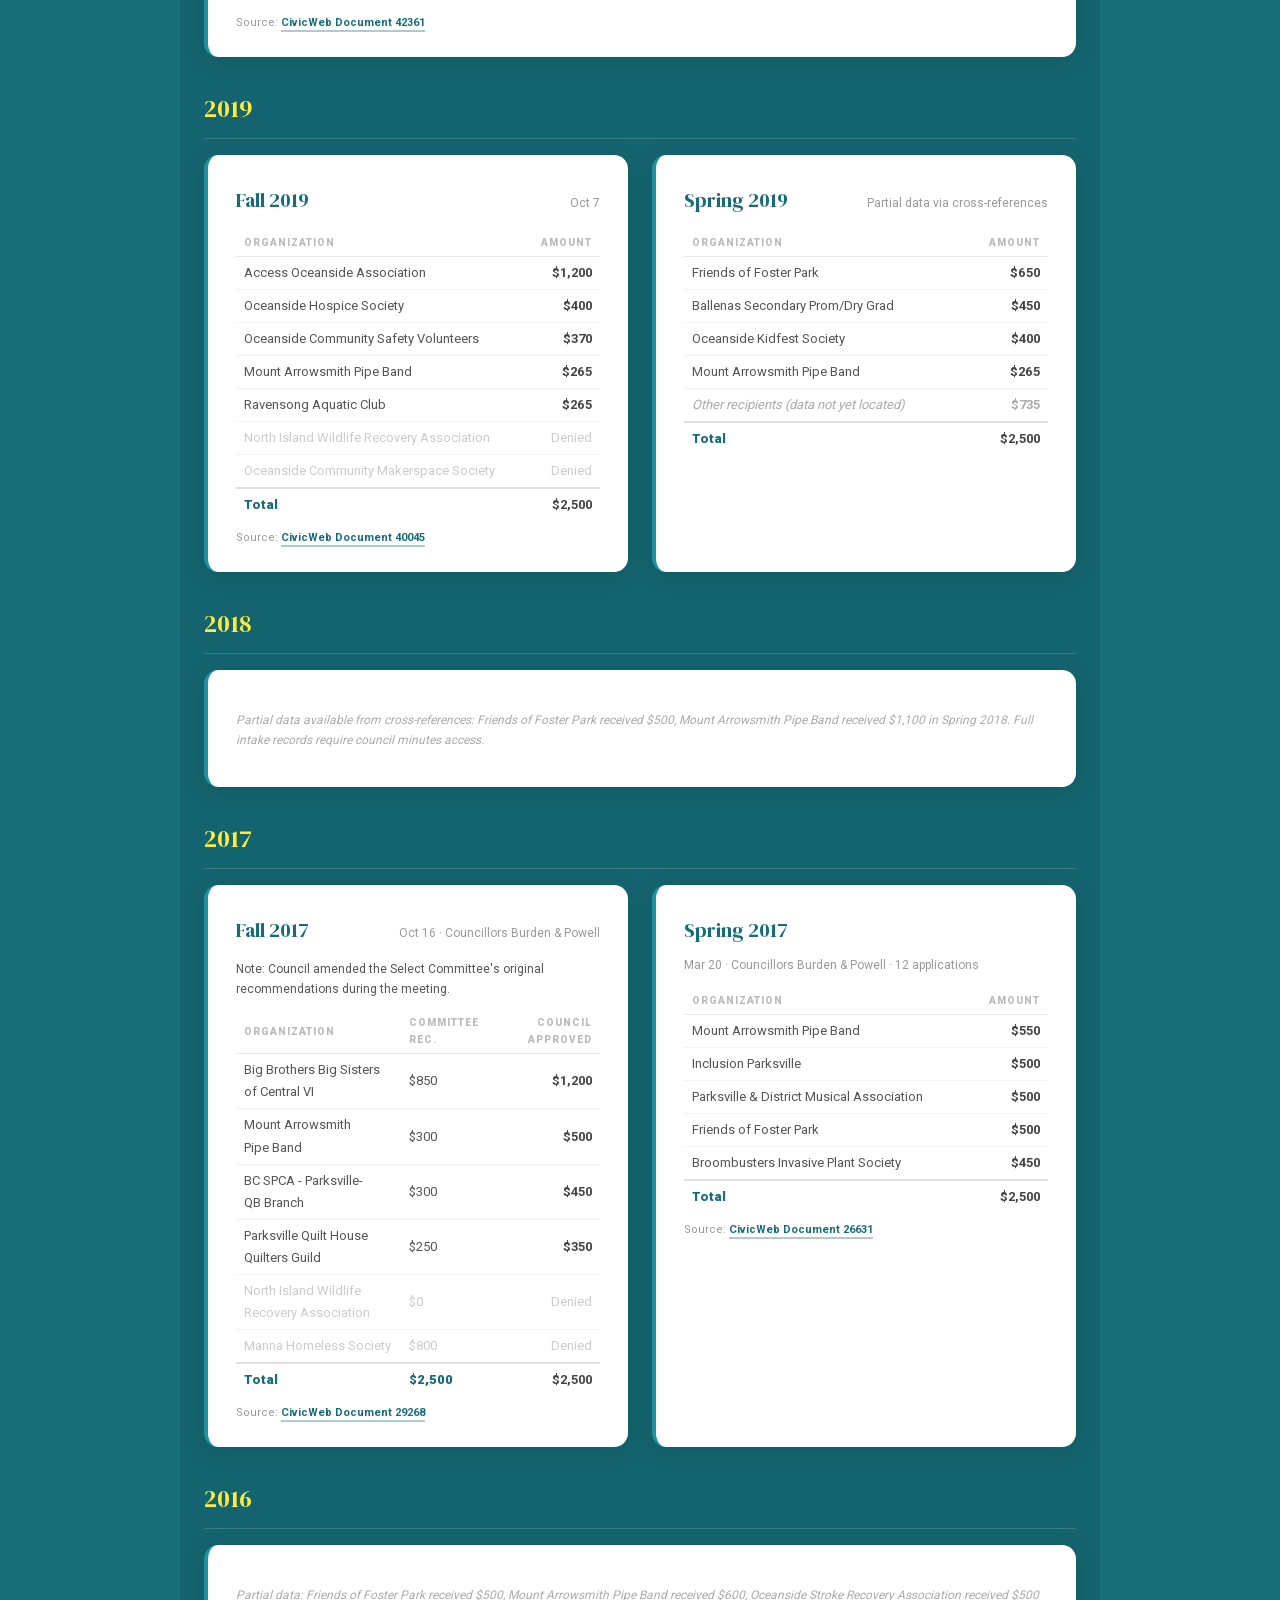
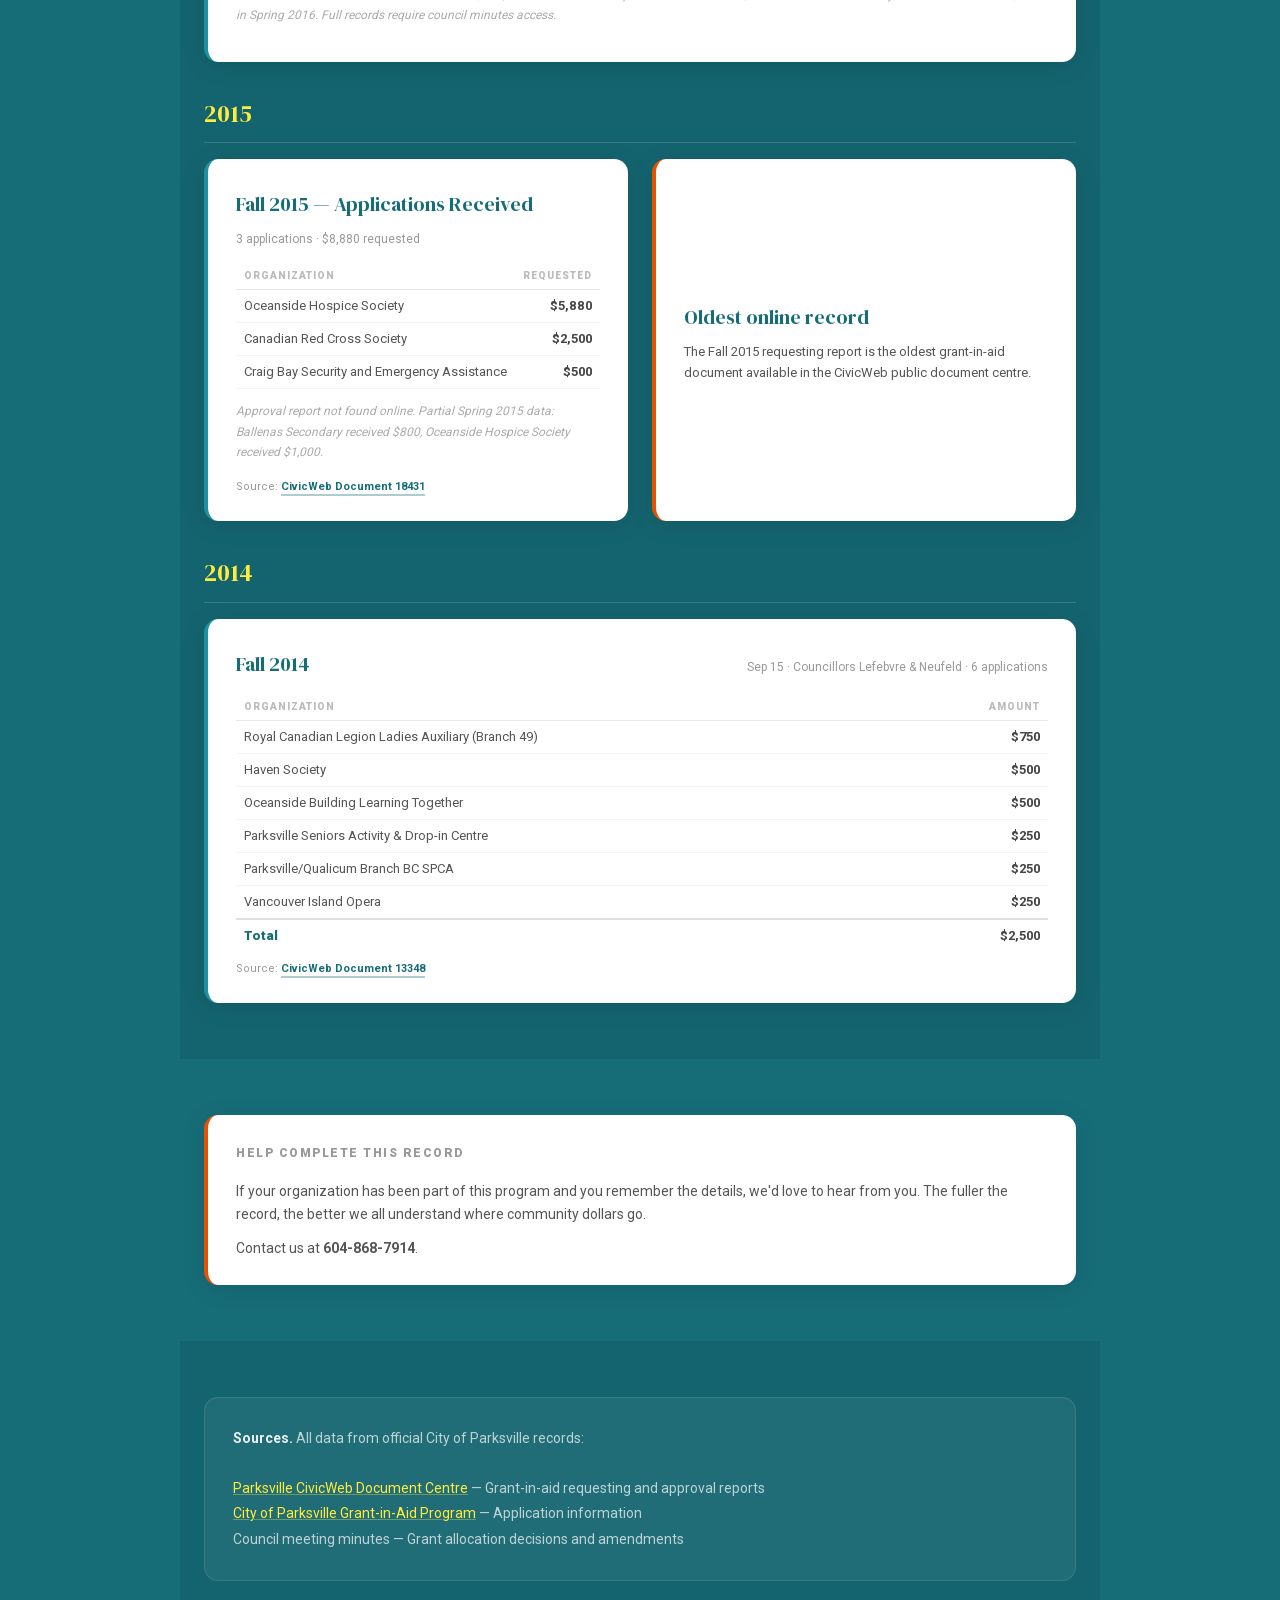
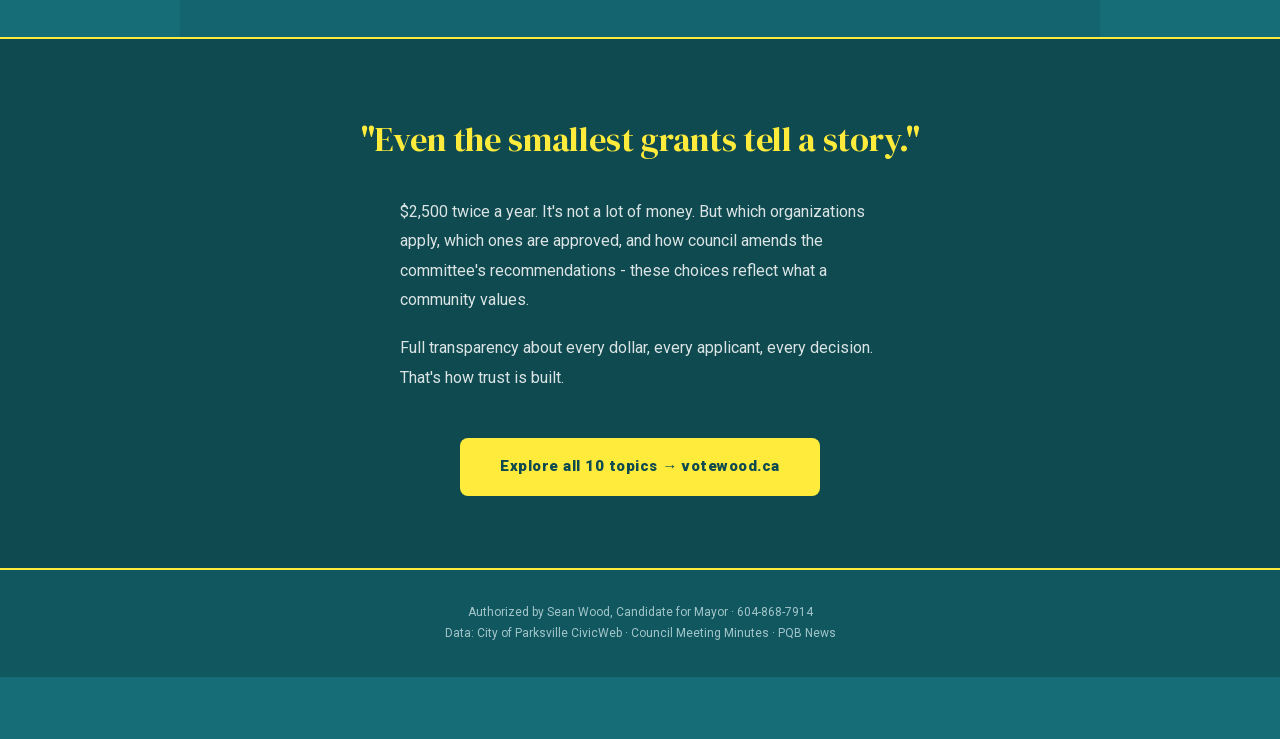
<file: grants/index.html>
<!DOCTYPE html>
<html lang="en">
<head>
<meta charset="UTF-8">
<meta name="viewport" content="width=device-width, initial-scale=1.0">
<title>Grant-in-Aid Tracker | Parksville. Prepared.</title>
<meta name="description" content="12 years of Parksville grant-in-aid data — every applicant, every recipient, every dollar. Full transparency on community funding.">
<link rel="stylesheet" href="/style.css?v=13">
<style>
.intake-card { margin-bottom: 0; }
.intake-header { display: flex; justify-content: space-between; align-items: baseline; flex-wrap: wrap; gap: 8px; margin-bottom: 12px; }
.intake-title { font-family: var(--serif); font-size: 20px; color: var(--teal-dark); }
.intake-meta { font-size: 12px; color: #999; }
.intake-stats { display: flex; gap: 20px; margin-bottom: 14px; font-size: 13px; }
.intake-stat { display: flex; align-items: baseline; gap: 4px; }
.intake-stat-val { font-weight: 900; color: var(--teal-dark); font-size: 16px; }
.intake-stat-label { color: #888; }
.grant-table { width: 100%; border-collapse: collapse; font-size: 13px; }
.grant-table th { text-align: left; font-size: 10px; font-weight: 900; text-transform: uppercase; letter-spacing: 1px; color: #bbb; padding: 5px 8px; border-bottom: 1px solid #e8e8e8; }
.grant-table th:last-child { text-align: right; }
.grant-table td { padding: 5px 8px; border-bottom: 1px solid #f4f4f4; color: #555; }
.grant-table td:last-child { text-align: right; font-variant-numeric: tabular-nums; font-weight: 700; color: #444; }
.grant-table tr.denied td { color: #ccc; }
.grant-table tr.denied td:last-child { color: #ccc; font-weight: 400; }
.grant-table tfoot td { font-weight: 900; color: var(--teal-dark); border-top: 2px solid #e0e0e0; border-bottom: none; }
.gap-note { font-size: 12px; color: #aaa; font-style: italic; padding: 12px 0; }
.standing-grants { margin-top: 8px; }
.year-divider { font-family: var(--serif); font-size: 24px; color: var(--yellow); margin: 32px 0 16px; padding-bottom: 8px; border-bottom: 1px solid rgba(255,255,255,0.15); }
.year-divider:first-of-type { margin-top: 0; }
@media (max-width: 640px) {
  .intake-header { flex-direction: column; }
  .grant-table { font-size: 12px; }
  .grant-table td, .grant-table th { padding: 4px 6px; }
}
</style>
</head>
<body>

<header class="header">
  <a href="https://votewood.ca">&larr; votewood.ca</a>
  <div class="header-right">SEAN WOOD &middot; PARKSVILLE. PREPARED.</div>
</header>

<div class="hero-split">
  <img class="hero-photo" src="/photos/kids-cheering.jpg" alt="Kids cheering at Parksville Community Park" loading="eager" style="object-position: center 30%;">
  <div class="hero">
    <div class="hero-eyebrow">Parksville. Prepared.</div>
    <h1>Your tax dollars, their community work.</h1>
    <p class="hero-sub">12 years of grant-in-aid data - every applicant, every recipient, every dollar. This is what transparency looks like.</p>
    <div class="hero-badge">
      2 intakes per year &middot; $5,000 annual budget &middot; Council reviewed
    </div>
  </div>
</div>

<!-- Program Overview -->
<section class="section">
  <h2 class="section-title">How the Program Works</h2>
  <div class="card-grid">
    <div class="card card-full">
      <div class="card-label">Process</div>
      <p style="color:#555;line-height:1.7;margin-bottom:12px;">The City of Parksville runs <strong>two grant-in-aid intakes per year</strong> under Policy No. 3.26 (adopted February 2000). A Select Committee of two councillors plus the Deputy Corporate Officer reviews applications and recommends allocations to Council for approval.</p>
      <div class="intake-stats">
        <div class="intake-stat"><span class="intake-stat-val">$5,000</span><span class="intake-stat-label">/year</span></div>
        <div class="intake-stat"><span class="intake-stat-val">$2,500</span><span class="intake-stat-label">per intake</span></div>
        <div class="intake-stat"><span class="intake-stat-val">Spring + Fall</span><span class="intake-stat-label">deadlines</span></div>
      </div>
      <div class="chart-notes" style="margin-top:0;">
        <span class="note-year">2023</span> Budget briefly doubled to $10,000/year, then reduced back to $5,000 in February 2024.<br>
        Demand consistently exceeds supply - Fall 2025 saw $16,000 in requests for $2,500 available.
      </div>
    </div>

    <div class="card">
      <div class="card-label">Grants Received vs Given</div>
      <div style="display:flex;gap:24px;flex-wrap:wrap;margin:12px 0;">
        <div><div style="font-family:var(--serif);font-size:28px;color:var(--teal-dark);">$2.97M</div><div style="font-size:11px;color:#888;text-transform:uppercase;letter-spacing:1px;">Grants received (2023)</div></div>
        <div><div style="font-family:var(--serif);font-size:28px;color:var(--teal-dark);">$5,000</div><div style="font-size:11px;color:#888;text-transform:uppercase;letter-spacing:1px;">Grants given (annual)</div></div>
      </div>
      <p style="color:#555;font-size:13px;line-height:1.6;">The city <strong>receives</strong> millions in federal/provincial grants for infrastructure. The grant-in-aid program is what the city <strong>gives</strong> to local non-profits. Both matter.</p>
    </div>

    <div class="card">
      <div class="card-label">Standing Annual Grants</div>
      <p style="color:#555;font-size:13px;line-height:1.6;margin-bottom:10px;">Separate from grant-in-aid, the city makes fixed annual grants totalling ~$83,500:</p>
      <table class="grant-table standing-grants">
        <tbody>
          <tr><td>Parksville & District Chamber of Commerce</td><td>$57,500</td></tr>
          <tr><td>Beach Festival</td><td>$5,000</td></tr>
          <tr><td>Mount Arrowsmith Biosphere Society</td><td>$5,000</td></tr>
          <tr><td>Oceanside Community Arts Council (MAC)</td><td>$5,000</td></tr>
          <tr><td>Parksville & District Historical Society (Museum)</td><td>$5,000</td></tr>
          <tr><td>Grant-in-Aid (community)</td><td>$5,000</td></tr>
          <tr><td>Ballenas Annual Scholarship</td><td>$500</td></tr>
          <tr><td>VIU Bursary</td><td>$500</td></tr>
        </tbody>
        <tfoot><tr><td>Total annual grants</td><td>~$83,500</td></tr></tfoot>
      </table>
      <div style="font-size:11px;color:#999;margin-top:8px;">Source: 2025-2029 Financial Plan</div>
    </div>
  </div>
</section>

<!-- Historical Data -->
<section class="section section-alt">
  <h2 class="section-title">Every Intake on Record</h2>
  <p class="section-subtitle">Grant-in-aid allocations from council records, 2014-2026. Denied applications are shown in grey. Data gaps noted where council minutes were not publicly accessible online.</p>

  <!-- 2026 -->
  <div class="year-divider">2026</div>
  <div class="card-grid">
    <div class="card card-full intake-card">
      <div class="intake-header">
        <div class="intake-title">Spring 2026</div>
        <div class="intake-meta">Council: March 16, 2026 &middot; Committee: Councillors Beil & Gaur</div>
      </div>
      <div class="intake-stats">
        <div class="intake-stat"><span class="intake-stat-val">12</span><span class="intake-stat-label">applications</span></div>
        <div class="intake-stat"><span class="intake-stat-val">6</span><span class="intake-stat-label">approved</span></div>
        <div class="intake-stat"><span class="intake-stat-val">$2,500</span><span class="intake-stat-label">allocated</span></div>
      </div>
      <table class="grant-table">
        <thead><tr><th>Organization</th><th>Amount</th></tr></thead>
        <tbody>
          <tr><td>Ballenas Secondary School PAC</td><td>$500</td></tr>
          <tr><td>Broombusters Invasive Plant Society</td><td>$400</td></tr>
          <tr><td>Craig Bay Choristers</td><td>$250</td></tr>
          <tr><td>Friends of Foster Park</td><td>$200</td></tr>
          <tr><td>Oceanside Community Makerspace Society</td><td>$250</td></tr>
          <tr><td>Parksville and District Historical Society</td><td>$400</td></tr>
          <tr><td>Parksville Curling Club</td><td>$500</td></tr>
          <tr class="denied"><td>BGC Central Vancouver Island</td><td>Denied</td></tr>
          <tr class="denied"><td>Mount Arrowsmith Pipe Band</td><td>Denied</td></tr>
          <tr class="denied"><td>Nous Chantons</td><td>Denied</td></tr>
          <tr class="denied"><td>Oceanside Hospice Society</td><td>Denied</td></tr>
          <tr class="denied"><td>Parksville/Qualicum Mixed Orthodox Softball League</td><td>Denied</td></tr>
        </tbody>
        <tfoot><tr><td>Total</td><td>$2,500</td></tr></tfoot>
      </table>
      <div style="font-size:11px;color:#999;margin-top:8px;">Source: <a href="https://parksville.civicweb.net/filepro/document/80865/" target="_blank" style="color:var(--teal);">CivicWeb Document 80865</a></div>
    </div>
  </div>

  <!-- 2025 -->
  <div class="year-divider">2025</div>
  <div class="card-grid">
    <div class="card intake-card">
      <div class="intake-header">
        <div class="intake-title">Fall 2025</div>
        <div class="intake-meta">Councillors Grenz & Martin</div>
      </div>
      <div class="intake-stats">
        <div class="intake-stat"><span class="intake-stat-val">$16,000</span><span class="intake-stat-label">requested</span></div>
        <div class="intake-stat"><span class="intake-stat-val">$2,500</span><span class="intake-stat-label">allocated</span></div>
      </div>
      <table class="grant-table">
        <thead><tr><th>Organization</th><th>Amount</th></tr></thead>
        <tbody>
          <tr><td>Ravensong Aquatic Club</td><td>$500</td></tr>
          <tr><td>Oceanside Community Arts Council</td><td>$400</td></tr>
          <tr><td>Friends of Foster Park</td><td>$350</td></tr>
          <tr><td>Oceanside Music Association</td><td>$350</td></tr>
          <tr><td>Parksville Community Garden Society</td><td>$350</td></tr>
          <tr><td>Parksville and District Historical Society</td><td>$300</td></tr>
          <tr><td>Craig Bay Choristers</td><td>$250</td></tr>
        </tbody>
        <tfoot><tr><td>Total</td><td>$2,500</td></tr></tfoot>
      </table>
    </div>
    <div class="card intake-card">
      <div class="intake-header">
        <div class="intake-title">Spring 2025</div>
        <div class="intake-meta">Councillors Beil & Wood</div>
      </div>
      <div class="intake-stats">
        <div class="intake-stat"><span class="intake-stat-val">5</span><span class="intake-stat-label">approved</span></div>
        <div class="intake-stat"><span class="intake-stat-val">$2,500</span><span class="intake-stat-label">allocated</span></div>
      </div>
      <table class="grant-table">
        <thead><tr><th>Organization</th><th>Amount</th></tr></thead>
        <tbody>
          <tr><td>Arrowsmith Health Care Foundation</td><td>$800</td></tr>
          <tr><td>Haven Society</td><td>$500</td></tr>
          <tr><td>Mount Arrowsmith Pipe Band</td><td>$500</td></tr>
          <tr><td>Parksville and District Historical Society</td><td>$350</td></tr>
          <tr><td>Friends of Foster Park</td><td>$350</td></tr>
        </tbody>
        <tfoot><tr><td>Total</td><td>$2,500</td></tr></tfoot>
      </table>
    </div>
  </div>

  <!-- 2024 -->
  <div class="year-divider">2024</div>
  <div class="card-grid">
    <div class="card intake-card">
      <div class="intake-header">
        <div class="intake-title">Fall 2024</div>
        <div class="intake-meta">Oct 7 &middot; Councillors Beil & Gaur</div>
      </div>
      <table class="grant-table">
        <thead><tr><th>Organization</th><th>Amount</th></tr></thead>
        <tbody>
          <tr><td>Friends of Foster Park</td><td>$500</td></tr>
          <tr><td>Mount Arrowsmith Pipe Band</td><td>$500</td></tr>
          <tr><td>Oceanside Minor Hockey Association</td><td>$500</td></tr>
          <tr><td>Parksville and District Historical Society</td><td>$500</td></tr>
          <tr><td>Parksville Community Garden Society</td><td>$500</td></tr>
          <tr class="denied"><td>Island Rescue Veterinary Society</td><td>Denied</td></tr>
          <tr class="denied"><td>Parksville & District Chamber of Commerce</td><td>Denied</td></tr>
          <tr class="denied"><td>Ravensong Aquatic Club</td><td>Denied</td></tr>
        </tbody>
        <tfoot><tr><td>Total</td><td>$2,500</td></tr></tfoot>
      </table>
    </div>
    <div class="card intake-card">
      <div class="intake-header">
        <div class="intake-title">Spring 2024</div>
      </div>
      <table class="grant-table">
        <thead><tr><th>Organization</th><th>Amount</th></tr></thead>
        <tbody>
          <tr><td>Parksville Community Garden Society</td><td>$755</td></tr>
          <tr><td>Oceanside Minor Softball Association</td><td>$595</td></tr>
          <tr><td>Whalers Football Support Society</td><td>$595</td></tr>
          <tr><td>Friends of Foster Park</td><td>$555</td></tr>
        </tbody>
        <tfoot><tr><td>Total</td><td>$2,500</td></tr></tfoot>
      </table>
    </div>
  </div>

  <!-- 2023 -->
  <div class="year-divider">2023</div>
  <div class="card-grid">
    <div class="card card-full intake-card">
      <div class="gap-note">Budget doubled to $10,000/year ($5,000 per intake) in March 2023. Detailed recipient lists for Spring and Fall 2023 intakes were not found in publicly accessible online records. Council meeting minutes from these periods may contain the full data.</div>
    </div>
  </div>

  <!-- 2022 -->
  <div class="year-divider">2022</div>
  <div class="card-grid">
    <div class="card card-full intake-card">
      <div class="gap-note">Detailed recipient lists for Spring and Fall 2022 intakes were not found in publicly accessible online records.</div>
    </div>
  </div>

  <!-- 2021 -->
  <div class="year-divider">2021</div>
  <div class="card-grid">
    <div class="card card-full card-accent-amber intake-card">
      <div class="intake-header">
        <div class="intake-title">COVID Relief Grant-in-Aid (Special Program)</div>
        <div class="intake-meta">One-time &middot; Two intakes</div>
      </div>
      <div class="intake-stats">
        <div class="intake-stat"><span class="intake-stat-val">$280,000</span><span class="intake-stat-label">total budget</span></div>
        <div class="intake-stat"><span class="intake-stat-val">15+</span><span class="intake-stat-label">organizations</span></div>
        <div class="intake-stat"><span class="intake-stat-val">2</span><span class="intake-stat-label">intakes</span></div>
      </div>
      <p style="color:#555;font-size:13px;line-height:1.6;margin-bottom:8px;"><strong>First intake (June 2021):</strong> 15 applications received, 11 approved, $130,160 allocated. Covered PPE, cleaning, adaptation costs for non-profits.</p>
      <p style="color:#555;font-size:13px;line-height:1.6;margin-bottom:8px;"><strong>Second intake (December 2021):</strong> $149,000 remaining; $181,726 in requests received.</p>
      <p style="color:#555;font-size:13px;line-height:1.6;">Individual organization-level detail for the COVID relief grants is available in the June 7 and December 2021 council meeting minutes.</p>
      <div class="gap-note">Regular grant-in-aid program also continued in 2021 alongside the COVID relief program. Detailed regular grant data not found online.</div>
    </div>
  </div>

  <!-- 2020 -->
  <div class="year-divider">2020</div>
  <div class="card-grid">
    <div class="card card-full intake-card">
      <div class="intake-header">
        <div class="intake-title">Spring 2020 — Applications Received</div>
        <div class="intake-meta">8 applications &middot; $7,575 requested for $2,500 available</div>
      </div>
      <table class="grant-table">
        <thead><tr><th>Organization</th><th>Requested</th><th>Prior grants (from application history)</th></tr></thead>
        <tbody>
          <tr><td>Parksville Curling Club</td><td>$2,500</td><td>No prior</td></tr>
          <tr><td>Ballenas Secondary Prom/Dry Grad</td><td>$2,000</td><td>2019: $450, 2015: $800</td></tr>
          <tr><td>Friends of Foster Park</td><td>$650</td><td>2019: $650, 2018: $500, 2017: $500, 2016: $500</td></tr>
          <tr><td>Mount Arrowsmith Pipe Band</td><td>$500</td><td>2019: $265, 2018: $1,100, 2017: $1,050, 2016: $600</td></tr>
          <tr><td>Oceanside Building Learning Together</td><td>$500</td><td>No prior</td></tr>
          <tr><td>Oceanside Kidfest Society</td><td>$500</td><td>2019: $400</td></tr>
          <tr><td>Oceanside Stroke Recovery Association</td><td>$425</td><td>2016: $500</td></tr>
          <tr><td>Qualicum Beach Cinema Society</td><td>$500</td><td>No prior</td></tr>
        </tbody>
      </table>
      <div class="gap-note">Approval report not found in publicly accessible records. The application data above includes historical grant amounts from prior years (cross-referenced from the requesting report).</div>
      <div style="font-size:11px;color:#999;margin-top:4px;">Source: <a href="https://parksville.civicweb.net/filepro/document/42361/" target="_blank" style="color:var(--teal);">CivicWeb Document 42361</a></div>
    </div>
  </div>

  <!-- 2019 -->
  <div class="year-divider">2019</div>
  <div class="card-grid">
    <div class="card intake-card">
      <div class="intake-header">
        <div class="intake-title">Fall 2019</div>
        <div class="intake-meta">Oct 7</div>
      </div>
      <table class="grant-table">
        <thead><tr><th>Organization</th><th>Amount</th></tr></thead>
        <tbody>
          <tr><td>Access Oceanside Association</td><td>$1,200</td></tr>
          <tr><td>Oceanside Hospice Society</td><td>$400</td></tr>
          <tr><td>Oceanside Community Safety Volunteers</td><td>$370</td></tr>
          <tr><td>Mount Arrowsmith Pipe Band</td><td>$265</td></tr>
          <tr><td>Ravensong Aquatic Club</td><td>$265</td></tr>
          <tr class="denied"><td>North Island Wildlife Recovery Association</td><td>Denied</td></tr>
          <tr class="denied"><td>Oceanside Community Makerspace Society</td><td>Denied</td></tr>
        </tbody>
        <tfoot><tr><td>Total</td><td>$2,500</td></tr></tfoot>
      </table>
      <div style="font-size:11px;color:#999;margin-top:8px;">Source: <a href="https://parksville.civicweb.net/document/40045/" target="_blank" style="color:var(--teal);">CivicWeb Document 40045</a></div>
    </div>
    <div class="card intake-card">
      <div class="intake-header">
        <div class="intake-title">Spring 2019</div>
        <div class="intake-meta">Partial data via cross-references</div>
      </div>
      <table class="grant-table">
        <thead><tr><th>Organization</th><th>Amount</th></tr></thead>
        <tbody>
          <tr><td>Friends of Foster Park</td><td>$650</td></tr>
          <tr><td>Ballenas Secondary Prom/Dry Grad</td><td>$450</td></tr>
          <tr><td>Oceanside Kidfest Society</td><td>$400</td></tr>
          <tr><td>Mount Arrowsmith Pipe Band</td><td>$265</td></tr>
          <tr><td style="color:#aaa;font-style:italic;">Other recipients (data not yet located)</td><td style="color:#aaa;">$735</td></tr>
        </tbody>
        <tfoot><tr><td>Total</td><td>$2,500</td></tr></tfoot>
      </table>
    </div>
  </div>

  <!-- 2018 -->
  <div class="year-divider">2018</div>
  <div class="card-grid">
    <div class="card card-full intake-card">
      <div class="gap-note">Partial data available from cross-references: Friends of Foster Park received $500, Mount Arrowsmith Pipe Band received $1,100 in Spring 2018. Full intake records require council minutes access.</div>
    </div>
  </div>

  <!-- 2017 -->
  <div class="year-divider">2017</div>
  <div class="card-grid">
    <div class="card intake-card">
      <div class="intake-header">
        <div class="intake-title">Fall 2017</div>
        <div class="intake-meta">Oct 16 &middot; Councillors Burden & Powell</div>
      </div>
      <p style="color:#555;font-size:12px;margin-bottom:10px;">Note: Council amended the Select Committee's original recommendations during the meeting.</p>
      <table class="grant-table">
        <thead><tr><th>Organization</th><th>Committee rec.</th><th>Council approved</th></tr></thead>
        <tbody>
          <tr><td>Big Brothers Big Sisters of Central VI</td><td>$850</td><td>$1,200</td></tr>
          <tr><td>Mount Arrowsmith Pipe Band</td><td>$300</td><td>$500</td></tr>
          <tr><td>BC SPCA - Parksville-QB Branch</td><td>$300</td><td>$450</td></tr>
          <tr><td>Parksville Quilt House Quilters Guild</td><td>$250</td><td>$350</td></tr>
          <tr class="denied"><td>North Island Wildlife Recovery Association</td><td>$0</td><td>Denied</td></tr>
          <tr class="denied"><td>Manna Homeless Society</td><td>$800</td><td>Denied</td></tr>
        </tbody>
        <tfoot><tr><td>Total</td><td>$2,500</td><td>$2,500</td></tr></tfoot>
      </table>
      <div style="font-size:11px;color:#999;margin-top:8px;">Source: <a href="https://parksville.civicweb.net/document/29268/" target="_blank" style="color:var(--teal);">CivicWeb Document 29268</a></div>
    </div>
    <div class="card intake-card">
      <div class="intake-header">
        <div class="intake-title">Spring 2017</div>
        <div class="intake-meta">Mar 20 &middot; Councillors Burden & Powell &middot; 12 applications</div>
      </div>
      <table class="grant-table">
        <thead><tr><th>Organization</th><th>Amount</th></tr></thead>
        <tbody>
          <tr><td>Mount Arrowsmith Pipe Band</td><td>$550</td></tr>
          <tr><td>Inclusion Parksville</td><td>$500</td></tr>
          <tr><td>Parksville & District Musical Association</td><td>$500</td></tr>
          <tr><td>Friends of Foster Park</td><td>$500</td></tr>
          <tr><td>Broombusters Invasive Plant Society</td><td>$450</td></tr>
        </tbody>
        <tfoot><tr><td>Total</td><td>$2,500</td></tr></tfoot>
      </table>
      <div style="font-size:11px;color:#999;margin-top:8px;">Source: <a href="https://parksville.civicweb.net/document/26631/" target="_blank" style="color:var(--teal);">CivicWeb Document 26631</a></div>
    </div>
  </div>

  <!-- 2016 -->
  <div class="year-divider">2016</div>
  <div class="card-grid">
    <div class="card card-full intake-card">
      <div class="gap-note">Partial data: Friends of Foster Park received $500, Mount Arrowsmith Pipe Band received $600, Oceanside Stroke Recovery Association received $500 in Spring 2016. Full records require council minutes access.</div>
    </div>
  </div>

  <!-- 2015 -->
  <div class="year-divider">2015</div>
  <div class="card-grid">
    <div class="card intake-card">
      <div class="intake-header">
        <div class="intake-title">Fall 2015 — Applications Received</div>
        <div class="intake-meta">3 applications &middot; $8,880 requested</div>
      </div>
      <table class="grant-table">
        <thead><tr><th>Organization</th><th>Requested</th></tr></thead>
        <tbody>
          <tr><td>Oceanside Hospice Society</td><td>$5,880</td></tr>
          <tr><td>Canadian Red Cross Society</td><td>$2,500</td></tr>
          <tr><td>Craig Bay Security and Emergency Assistance</td><td>$500</td></tr>
        </tbody>
      </table>
      <div class="gap-note">Approval report not found online. Partial Spring 2015 data: Ballenas Secondary received $800, Oceanside Hospice Society received $1,000.</div>
      <div style="font-size:11px;color:#999;margin-top:4px;">Source: <a href="https://parksville.civicweb.net/filepro/document/18431/" target="_blank" style="color:var(--teal);">CivicWeb Document 18431</a></div>
    </div>
    <div class="card intake-card card-accent-amber" style="display:flex;flex-direction:column;justify-content:center;">
      <div class="intake-title" style="margin-bottom:8px;">Oldest online record</div>
      <p style="color:#555;font-size:13px;line-height:1.6;">The Fall 2015 requesting report is the oldest grant-in-aid document available in the CivicWeb public document centre.</p>
    </div>
  </div>

  <!-- 2014 -->
  <div class="year-divider">2014</div>
  <div class="card-grid">
    <div class="card card-full intake-card">
      <div class="intake-header">
        <div class="intake-title">Fall 2014</div>
        <div class="intake-meta">Sep 15 &middot; Councillors Lefebvre & Neufeld &middot; 6 applications</div>
      </div>
      <table class="grant-table">
        <thead><tr><th>Organization</th><th>Amount</th></tr></thead>
        <tbody>
          <tr><td>Royal Canadian Legion Ladies Auxiliary (Branch 49)</td><td>$750</td></tr>
          <tr><td>Haven Society</td><td>$500</td></tr>
          <tr><td>Oceanside Building Learning Together</td><td>$500</td></tr>
          <tr><td>Parksville Seniors Activity & Drop-in Centre</td><td>$250</td></tr>
          <tr><td>Parksville/Qualicum Branch BC SPCA</td><td>$250</td></tr>
          <tr><td>Vancouver Island Opera</td><td>$250</td></tr>
        </tbody>
        <tfoot><tr><td>Total</td><td>$2,500</td></tr></tfoot>
      </table>
      <div style="font-size:11px;color:#999;margin-top:8px;">Source: <a href="https://parksville.civicweb.net/filepro/document/13348/" target="_blank" style="color:var(--teal);">CivicWeb Document 13348</a></div>
    </div>
  </div>

</section>

<!-- Help Us Complete the Record -->
<section class="section">
  <div class="card card-full card-accent-amber">
    <div class="card-label">Help complete this record</div>
    <p style="color:#555;font-size:14px;line-height:1.7;">If your organization has been part of this program and you remember the details, we'd love to hear from you. The fuller the record, the better we all understand where community dollars go.</p>
    <p style="color:#555;font-size:14px;line-height:1.7;margin-top:8px;">Contact us at <strong>604-868-7914</strong>.</p>
  </div>
</section>

<!-- Sources -->
<section class="section section-alt">
  <div class="source-card">
    <strong>Sources.</strong> All data from official City of Parksville records:<br><br>
    <a href="https://parksville.civicweb.net/filepro/documents/" target="_blank" style="color:var(--yellow);">Parksville CivicWeb Document Centre</a> — Grant-in-aid requesting and approval reports<br>
    <a href="http://www.parksville.ca/cms.asp?wpID=436" target="_blank" style="color:var(--yellow);">City of Parksville Grant-in-Aid Program</a> — Application information<br>
    Council meeting minutes — Grant allocation decisions and amendments
  </div>
</section>

<!-- Narrative -->
<div class="narrative">
  <h2>"Even the smallest grants tell a story."</h2>
  <p>$2,500 twice a year. It's not a lot of money. But which organizations apply, which ones are approved, and how council amends the committee's recommendations - these choices reflect what a community values.</p>
  <p>Full transparency about every dollar, every applicant, every decision. That's how trust is built.</p>
  <a href="https://votewood.ca" class="cta-btn">Explore all 10 topics &rarr; votewood.ca</a>
</div>

<footer class="footer">
  Authorized by Sean Wood, Candidate for Mayor &middot; 604-868-7914<br>
  Data: City of Parksville CivicWeb &middot; Council Meeting Minutes &middot; PQB News
</footer>

<div class="vote-bar"><span class="vote-bar-date">October 17, 2026</span><span class="vote-bar-msg">One conversation at a time.</span><a href="/" class="vote-bar-cta">Know someone who should see this?</a></div>
</body>
</html>
</file>
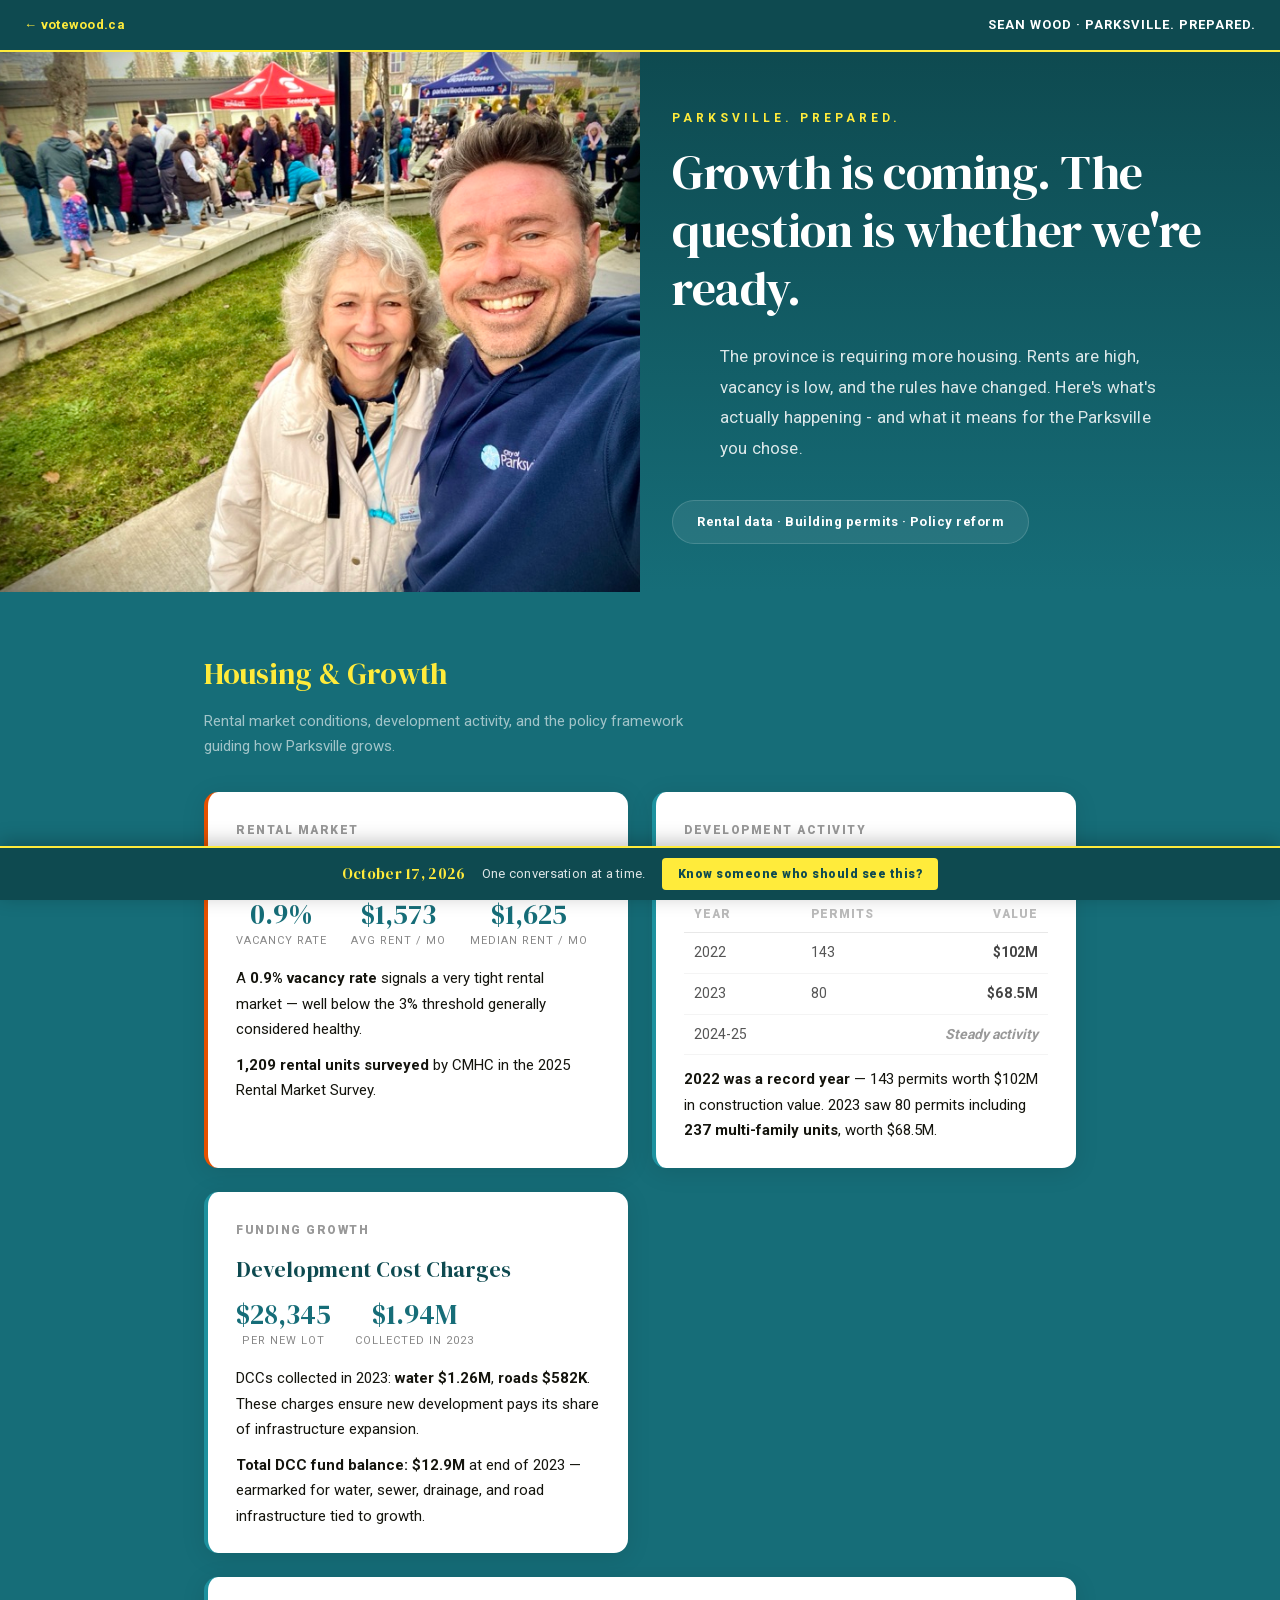
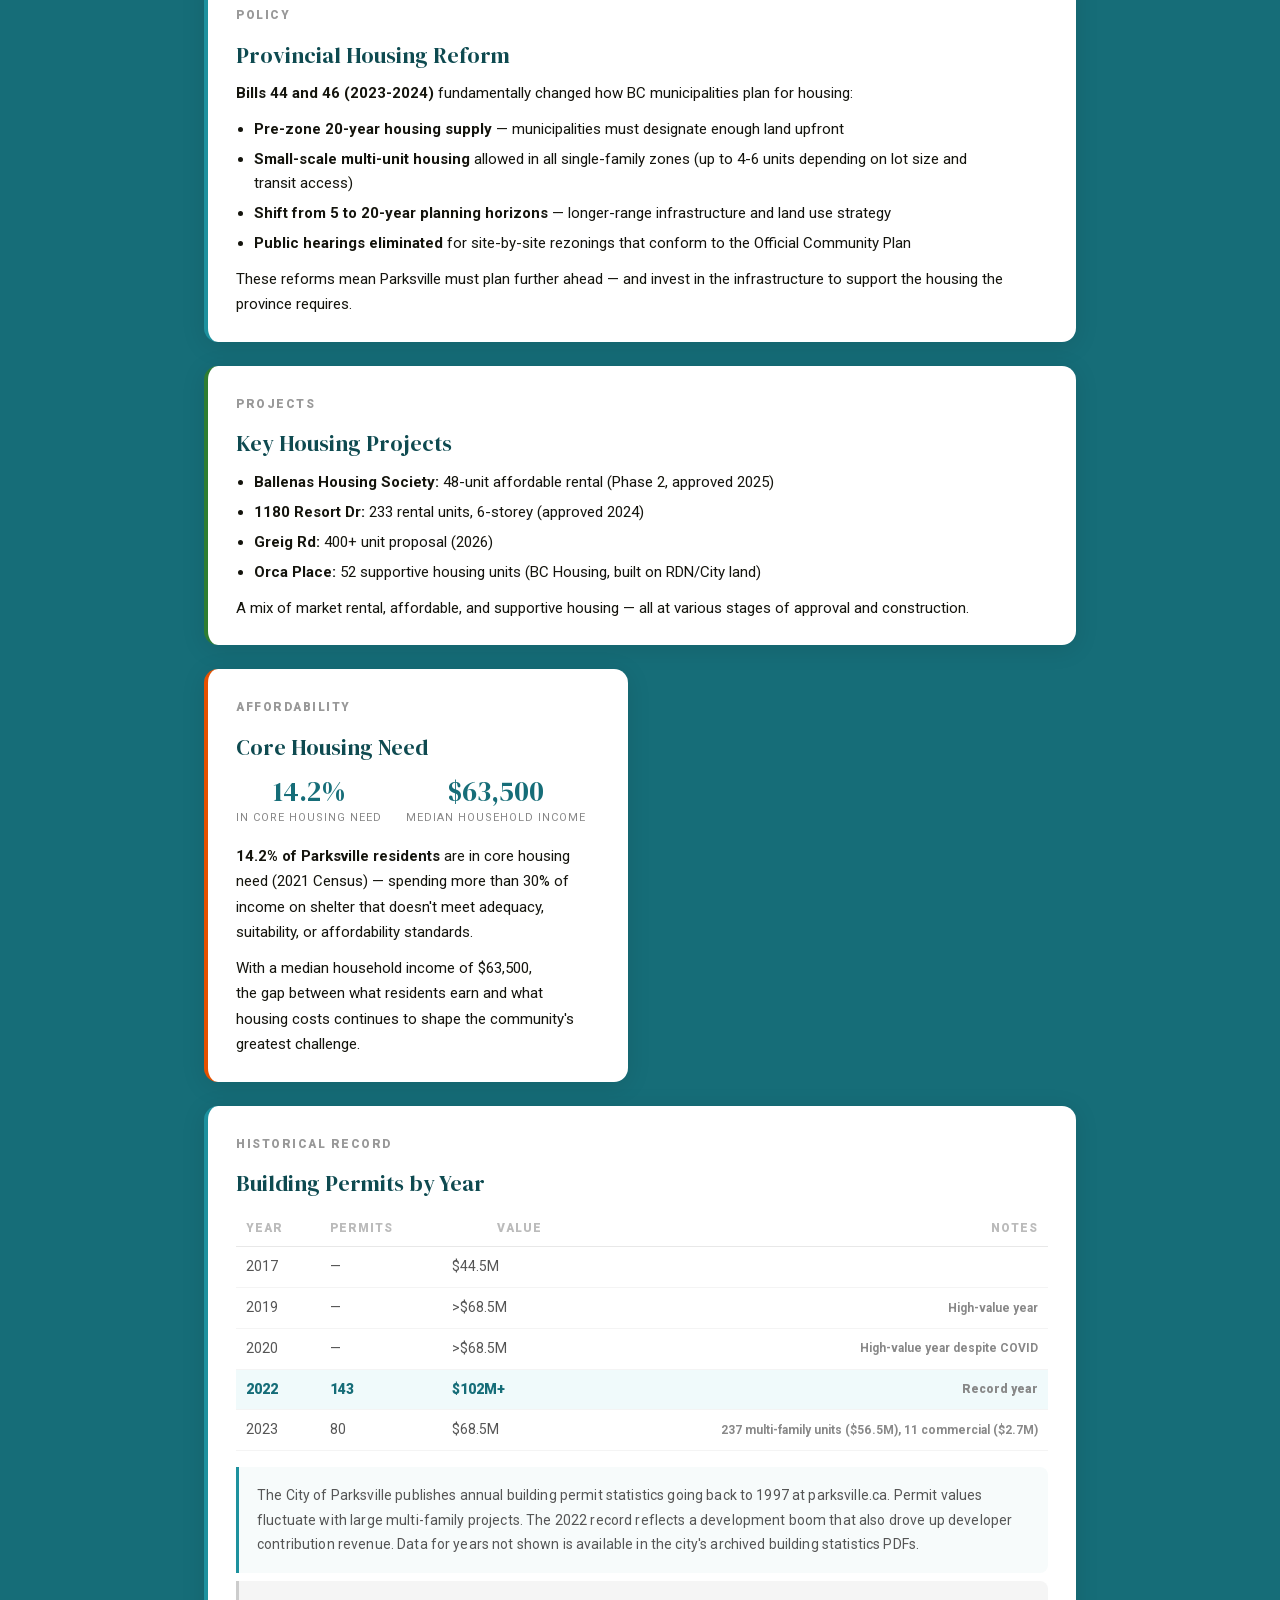
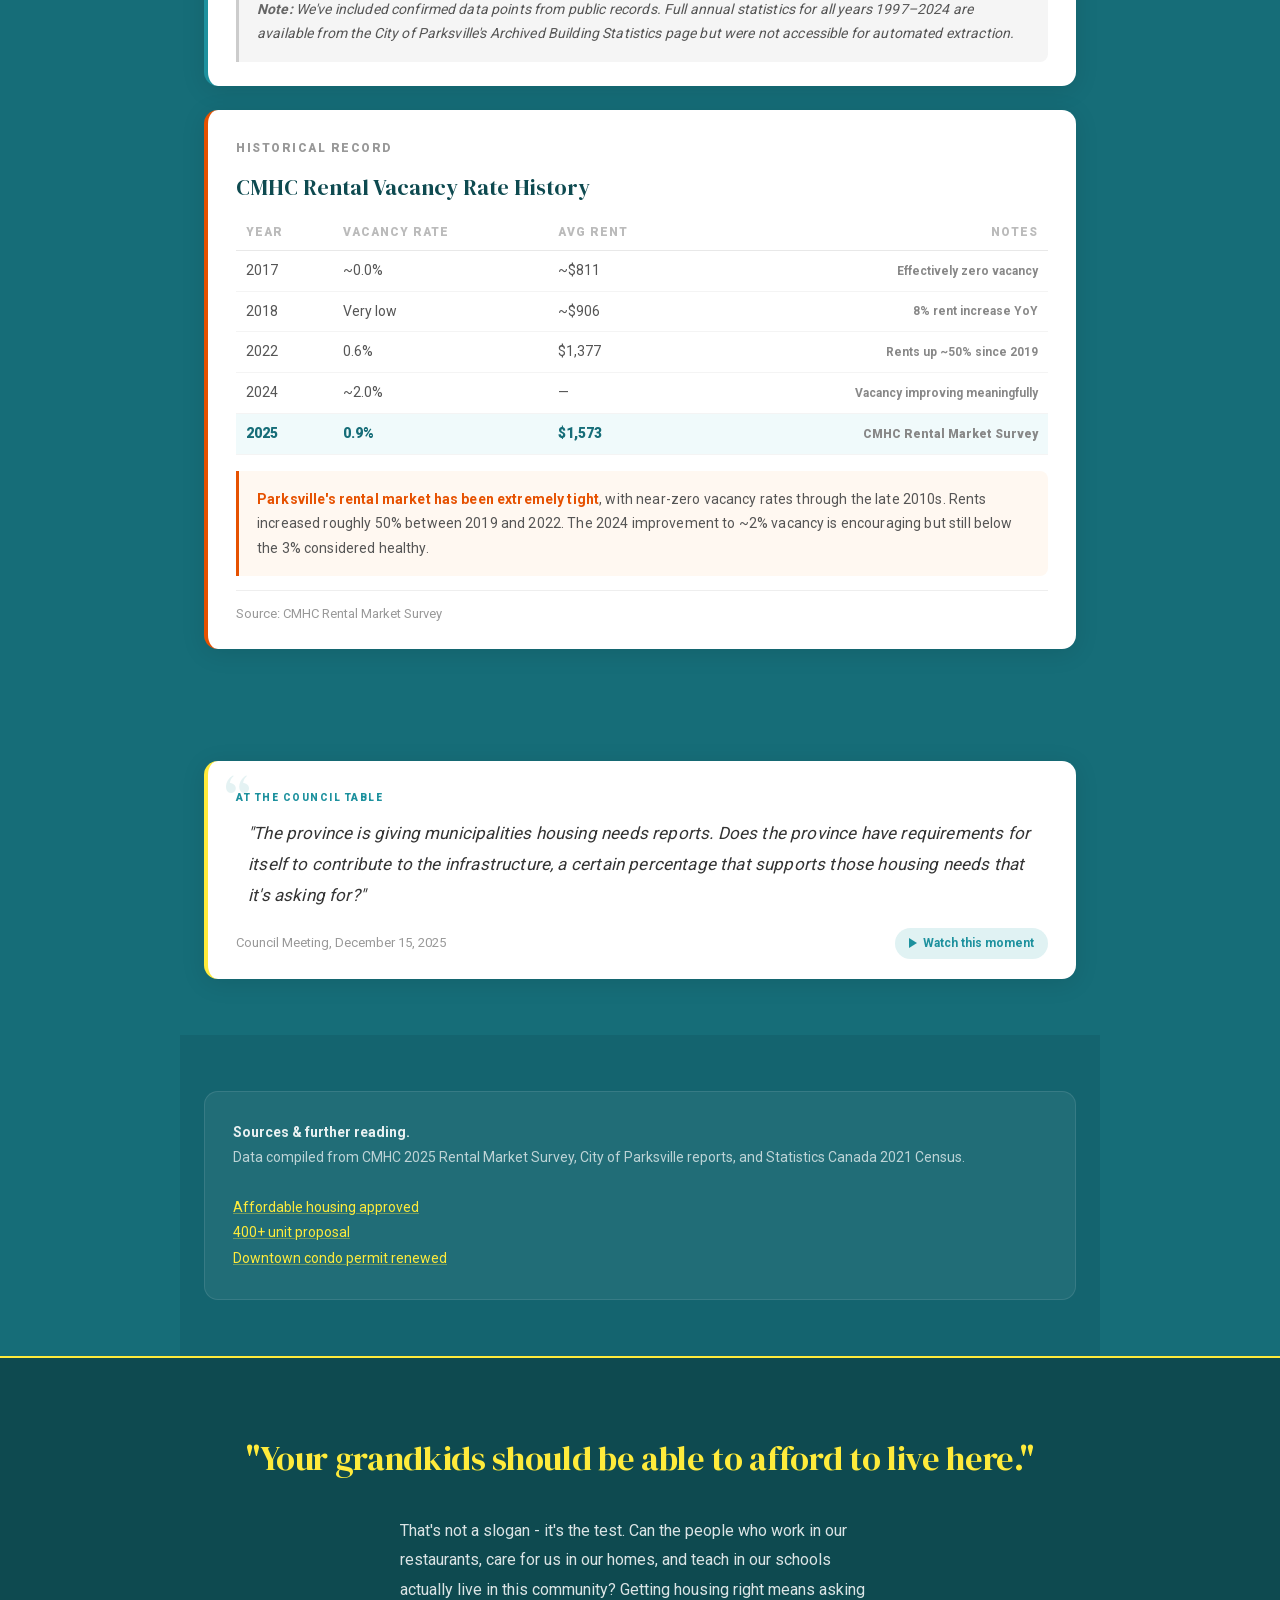
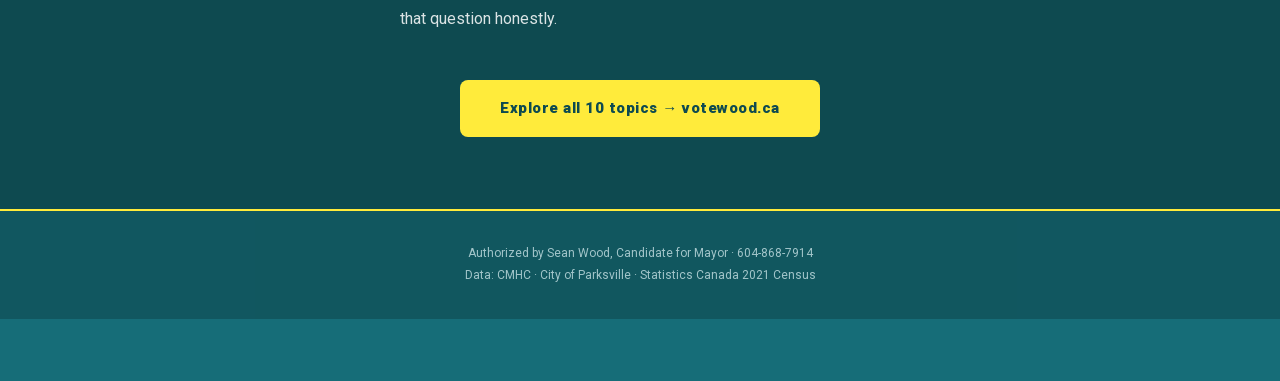
<file: housing/index.html>
<!DOCTYPE html>
<html lang="en">
<head>
<meta charset="UTF-8">
<meta name="viewport" content="width=device-width, initial-scale=1.0">
<title>Housing &amp; Growth | Parksville. Prepared.</title>
<meta name="description" content="Parksville's housing landscape — rental vacancy, building permits, development charges, and key projects shaping the community's growth.">
    <link rel="stylesheet" href="/style.css?v=13">
</head>
<body>

<header class="header">
  <a href="https://votewood.ca">&larr; votewood.ca</a>
  <div class="header-right">SEAN WOOD &middot; PARKSVILLE. PREPARED.</div>
</header>

<div class="hero-split">
  <img class="hero-photo" src="/photos/sean-community-event.jpg" alt="Sean Wood at a Parksville community event" loading="eager">
  <div class="hero">
    <div class="hero-eyebrow">Parksville. Prepared.</div>
    <h1>Growth is coming. The question is whether we're ready.</h1>
    <p class="hero-sub">The province is requiring more housing. Rents are high, vacancy is low, and the rules have changed. Here's what's actually happening - and what it means for the Parksville you chose.</p>
    <div class="hero-badge">
      Rental data &middot; Building permits &middot; Policy reform
    </div>
  </div>
</div>

<!-- Housing Content -->
<section class="section" id="section-housing">
  <h2 class="section-title">Housing &amp; Growth</h2>
  <p class="section-subtitle">Rental market conditions, development activity, and the policy framework guiding how Parksville grows.</p>
  <div class="card-grid">

    <!-- Card 1: Rental Market -->
    <div class="card card-accent-amber">
      <div class="card-label">Rental Market</div>
      <div class="card-title">Rental Market</div>
      <div class="stat-row">
        <div class="stat-item">
          <div class="stat-value">0.9%</div>
          <div class="stat-label">Vacancy rate</div>
        </div>
        <div class="stat-item">
          <div class="stat-value">$1,573</div>
          <div class="stat-label">Avg rent / mo</div>
        </div>
        <div class="stat-item">
          <div class="stat-value">$1,625</div>
          <div class="stat-label">Median rent / mo</div>
        </div>
      </div>
      <p>A <strong>0.9% vacancy rate</strong> signals a very tight rental market — well below the 3% threshold generally considered healthy.</p>
      <p><strong>1,209 rental units surveyed</strong> by CMHC in the 2025 Rental Market Survey.</p>
    </div>

    <!-- Card 2: Building Permits -->
    <div class="card">
      <div class="card-label">Development Activity</div>
      <div class="card-title">Building Permits</div>
      <table class="data-table">
        <thead>
          <tr>
            <th>Year</th>
            <th>Permits</th>
            <th style="text-align:right">Value</th>
          </tr>
        </thead>
        <tbody>
          <tr class="row-highlight">
            <td>2022</td>
            <td>143</td>
            <td>$102M</td>
          </tr>
          <tr>
            <td>2023</td>
            <td>80</td>
            <td>$68.5M</td>
          </tr>
          <tr>
            <td>2024-25</td>
            <td colspan="2" style="text-align:right;font-style:italic;color:#999">Steady activity</td>
          </tr>
        </tbody>
      </table>
      <p><strong>2022 was a record year</strong> — 143 permits worth $102M in construction value. 2023 saw 80 permits including <strong>237 multi-family units</strong>, worth $68.5M.</p>
    </div>

    <!-- Card 3: Development Cost Charges -->
    <div class="card">
      <div class="card-label">Funding Growth</div>
      <div class="card-title">Development Cost Charges</div>
      <div class="stat-row">
        <div class="stat-item">
          <div class="stat-value">$28,345</div>
          <div class="stat-label">Per new lot</div>
        </div>
        <div class="stat-item">
          <div class="stat-value">$1.94M</div>
          <div class="stat-label">Collected in 2023</div>
        </div>
      </div>
      <p>DCCs collected in 2023: <strong>water $1.26M</strong>, <strong>roads $582K</strong>. These charges ensure new development pays its share of infrastructure expansion.</p>
      <p><strong>Total DCC fund balance: $12.9M</strong> at end of 2023 — earmarked for water, sewer, drainage, and road infrastructure tied to growth.</p>
    </div>

    <!-- Card 4: Provincial Reform -->
    <div class="card card-full">
      <div class="card-label">Policy</div>
      <div class="card-title">Provincial Housing Reform</div>
      <p><strong>Bills 44 and 46 (2023-2024)</strong> fundamentally changed how BC municipalities plan for housing:</p>
      <ul>
        <li><strong>Pre-zone 20-year housing supply</strong> — municipalities must designate enough land upfront</li>
        <li><strong>Small-scale multi-unit housing</strong> allowed in all single-family zones (up to 4-6 units depending on lot size and transit access)</li>
        <li><strong>Shift from 5 to 20-year planning horizons</strong> — longer-range infrastructure and land use strategy</li>
        <li><strong>Public hearings eliminated</strong> for site-by-site rezonings that conform to the Official Community Plan</li>
      </ul>
      <p>These reforms mean Parksville must plan further ahead — and invest in the infrastructure to support the housing the province requires.</p>
    </div>

    <!-- Card 5: Key Projects -->
    <div class="card card-full card-accent-green">
      <div class="card-label">Projects</div>
      <div class="card-title">Key Housing Projects</div>
      <ul>
        <li><strong>Ballenas Housing Society:</strong> 48-unit affordable rental (Phase 2, approved 2025)</li>
        <li><strong>1180 Resort Dr:</strong> 233 rental units, 6-storey (approved 2024)</li>
        <li><strong>Greig Rd:</strong> 400+ unit proposal (2026)</li>
        <li><strong>Orca Place:</strong> 52 supportive housing units (BC Housing, built on RDN/City land)</li>
      </ul>
      <p>A mix of market rental, affordable, and supportive housing — all at various stages of approval and construction.</p>
    </div>

    <!-- Card 6: Core Housing Need -->
    <div class="card card-accent-amber">
      <div class="card-label">Affordability</div>
      <div class="card-title">Core Housing Need</div>
      <div class="stat-row">
        <div class="stat-item">
          <div class="stat-value">14.2%</div>
          <div class="stat-label">In core housing need</div>
        </div>
        <div class="stat-item">
          <div class="stat-value">$63,500</div>
          <div class="stat-label">Median household income</div>
        </div>
      </div>
      <p><strong>14.2% of Parksville residents</strong> are in core housing need (2021 Census) — spending more than 30% of income on shelter that doesn't meet adequacy, suitability, or affordability standards.</p>
      <p>With a median household income of $63,500, the gap between what residents earn and what housing costs continues to shape the community's greatest challenge.</p>
    </div>

  </div>

    <!-- Card: Building Permits by Year -->
    <div class="card card-full" style="margin-top: 24px;">
      <div class="card-label">Historical Record</div>
      <div class="card-title">Building Permits by Year</div>
      <table class="data-table">
        <thead>
          <tr>
            <th>Year</th>
            <th>Permits</th>
            <th style="text-align:right">Value</th>
            <th style="text-align:right">Notes</th>
          </tr>
        </thead>
        <tbody>
          <tr>
            <td>2017</td>
            <td>—</td>
            <td>$44.5M</td>
            <td style="font-size:12px;color:#888"></td>
          </tr>
          <tr>
            <td>2019</td>
            <td>—</td>
            <td>&gt;$68.5M</td>
            <td style="font-size:12px;color:#888">High-value year</td>
          </tr>
          <tr>
            <td>2020</td>
            <td>—</td>
            <td>&gt;$68.5M</td>
            <td style="font-size:12px;color:#888">High-value year despite COVID</td>
          </tr>
          <tr class="highlight">
            <td>2022</td>
            <td>143</td>
            <td>$102M+</td>
            <td style="font-size:12px;color:#888">Record year</td>
          </tr>
          <tr>
            <td>2023</td>
            <td>80</td>
            <td>$68.5M</td>
            <td style="font-size:12px;color:#888">237 multi-family units ($56.5M), 11 commercial ($2.7M)</td>
          </tr>
        </tbody>
      </table>
      <div class="chart-notes">
        The City of Parksville publishes annual building permit statistics going back to 1997 at parksville.ca. Permit values fluctuate with large multi-family projects. The 2022 record reflects a development boom that also drove up developer contribution revenue. Data for years not shown is available in the city's archived building statistics PDFs.
      </div>
      <div class="chart-notes" style="margin-top: 8px; background: #f5f5f5; border-left-color: #ccc; font-style: italic;">
        <strong style="color: #666;">Note:</strong> We've included confirmed data points from public records. Full annual statistics for all years 1997–2024 are available from the City of Parksville's Archived Building Statistics page but were not accessible for automated extraction.
      </div>
    </div>

    <!-- Card: CMHC Rental Vacancy Rate History -->
    <div class="card card-full card-accent-amber" style="margin-top: 24px;">
      <div class="card-label">Historical Record</div>
      <div class="card-title">CMHC Rental Vacancy Rate History</div>
      <table class="data-table">
        <thead>
          <tr>
            <th>Year</th>
            <th>Vacancy Rate</th>
            <th>Avg Rent</th>
            <th style="text-align:right">Notes</th>
          </tr>
        </thead>
        <tbody>
          <tr>
            <td>2017</td>
            <td>~0.0%</td>
            <td>~$811</td>
            <td style="font-size:12px;color:#888">Effectively zero vacancy</td>
          </tr>
          <tr>
            <td>2018</td>
            <td>Very low</td>
            <td>~$906</td>
            <td style="font-size:12px;color:#888">8% rent increase YoY</td>
          </tr>
          <tr>
            <td>2022</td>
            <td>0.6%</td>
            <td>$1,377</td>
            <td style="font-size:12px;color:#888">Rents up ~50% since 2019</td>
          </tr>
          <tr>
            <td>2024</td>
            <td>~2.0%</td>
            <td>—</td>
            <td style="font-size:12px;color:#888">Vacancy improving meaningfully</td>
          </tr>
          <tr class="highlight">
            <td>2025</td>
            <td>0.9%</td>
            <td>$1,573</td>
            <td style="font-size:12px;color:#888">CMHC Rental Market Survey</td>
          </tr>
        </tbody>
      </table>
      <div class="chart-notes" style="border-left-color: var(--amber); background: #fff8f1;">
        <strong style="color: var(--amber);">Parksville's rental market has been extremely tight</strong>, with near-zero vacancy rates through the late 2010s. Rents increased roughly 50% between 2019 and 2022. The 2024 improvement to ~2% vacancy is encouraging but still below the 3% considered healthy.
      </div>
      <div class="card-meta">Source: CMHC Rental Market Survey</div>
    </div>

</section>

<!-- Council Quote -->
<section class="section">
  <div class="quote-card">
    <div class="quote-label">At the Council Table</div>
    <div class="quote-text">"The province is giving municipalities housing needs reports. Does the province have requirements for itself to contribute to the infrastructure, a certain percentage that supports those housing needs that it's asking for?"</div>
    <div class="quote-source">
      <span class="quote-attribution">Council Meeting, December 15, 2025</span>
      <a href="https://www.youtube.com/watch?v=Pj7cFjQxw5Y&t=1832s" target="_blank" class="quote-watch">Watch this moment</a>
    </div>
  </div>
</section>

<!-- News & Sources -->
<section class="section section-alt">
  <div class="source-card">
    <strong>Sources &amp; further reading.</strong><br>
    Data compiled from CMHC 2025 Rental Market Survey, City of Parksville reports, and Statistics Canada 2021 Census.<br><br>
    <a href="https://pqbnews.com/2025/11/20/development-permit-approved-for-parksville-affordable-housing-project/" target="_blank">Affordable housing approved</a><br>
    <a href="https://nanaimonewsnow.com/2026/03/03/balances-the-needs-of-people-nature-and-progress-new-housing-pitched-for-parksville-property/" target="_blank">400+ unit proposal</a><br>
    <a href="https://nanaimonewsnow.com/2026/01/24/permit-renewed-for-downtown-parksville-condo-development/" target="_blank">Downtown condo permit renewed</a>
  </div>
</section>

<!-- Narrative -->
<div class="narrative">
  <h2>"Your grandkids should be able to afford to live here."</h2>
  <p>That's not a slogan - it's the test. Can the people who work in our restaurants, care for us in our homes, and teach in our schools actually live in this community? Getting housing right means asking that question honestly.</p>
  <a href="https://votewood.ca" class="cta-btn">Explore all 10 topics &rarr; votewood.ca</a>
</div>

<footer class="footer">
  Authorized by Sean Wood, Candidate for Mayor &middot; 604-868-7914<br>
  Data: CMHC &middot; City of Parksville &middot; Statistics Canada 2021 Census
</footer>

<div class="vote-bar"><span class="vote-bar-date">October 17, 2026</span><span class="vote-bar-msg">One conversation at a time.</span><a href="/" class="vote-bar-cta">Know someone who should see this?</a></div>
</body>
</html>
</file>
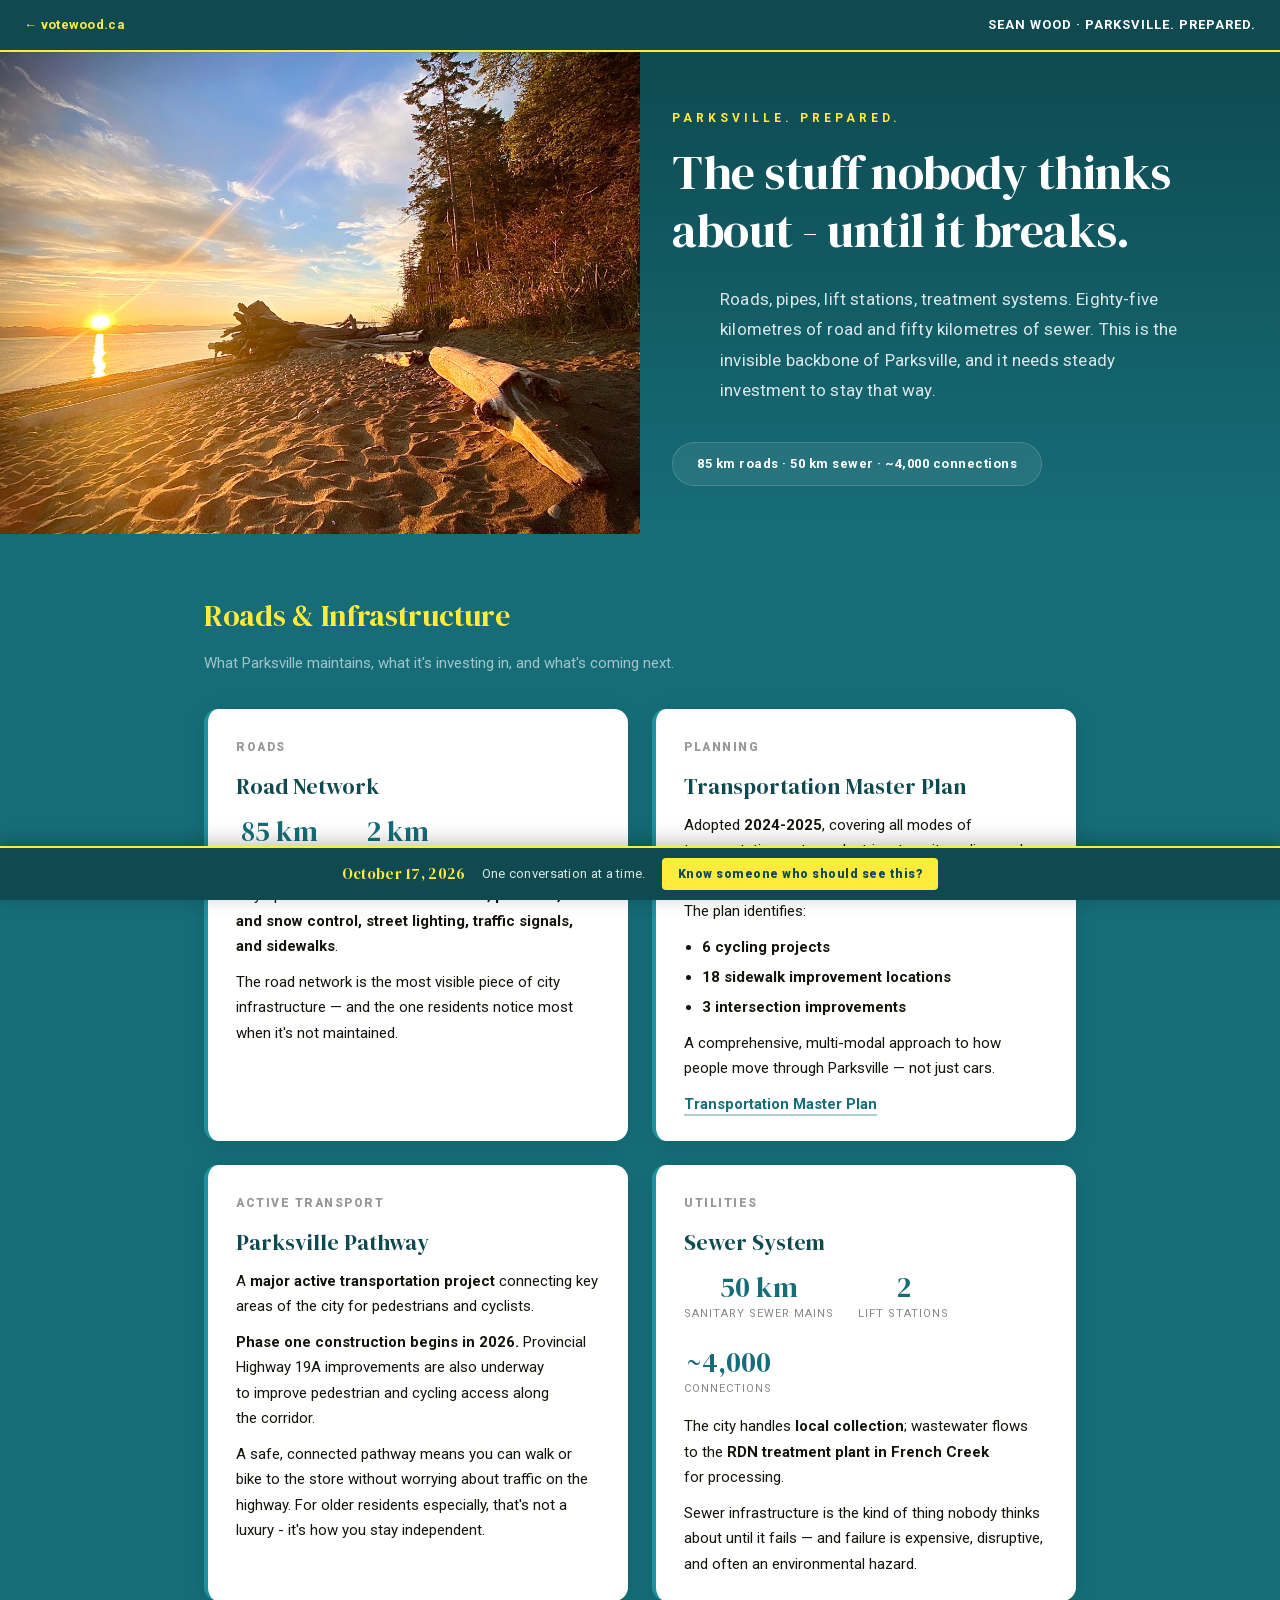
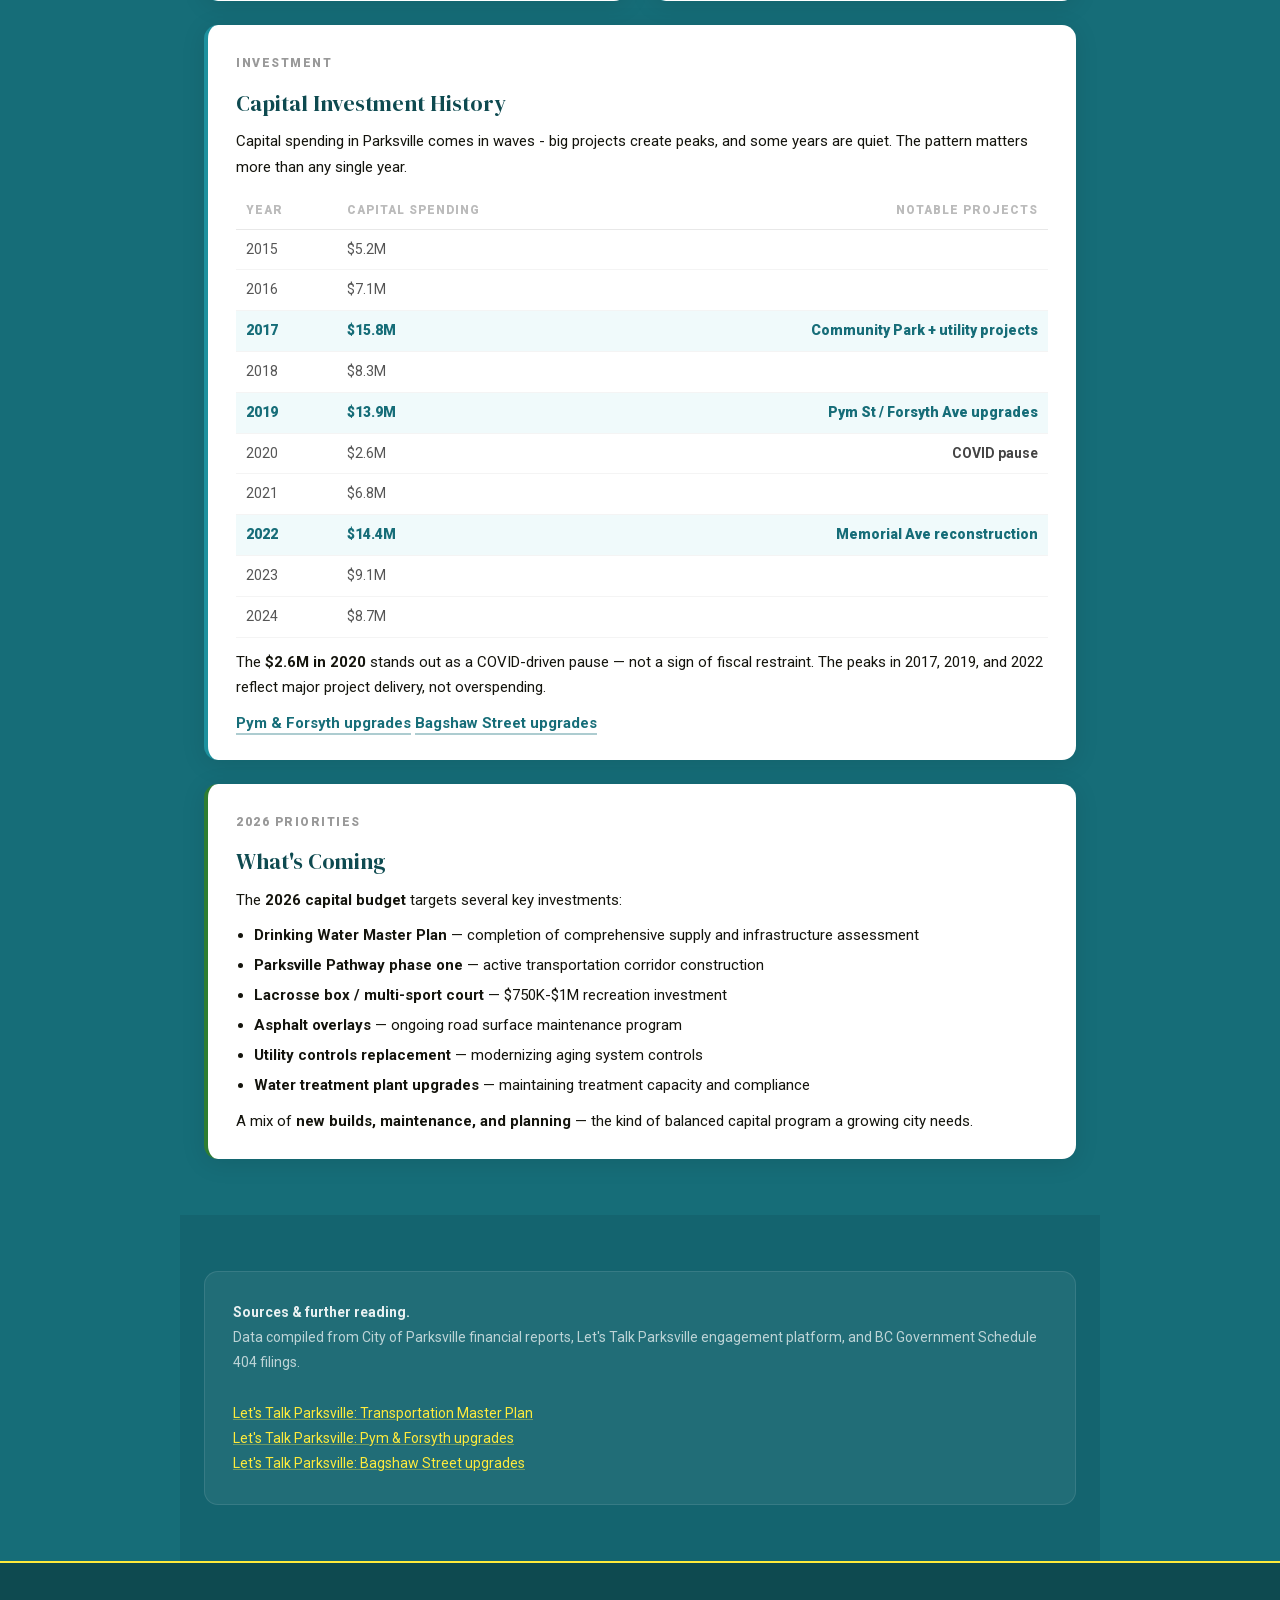
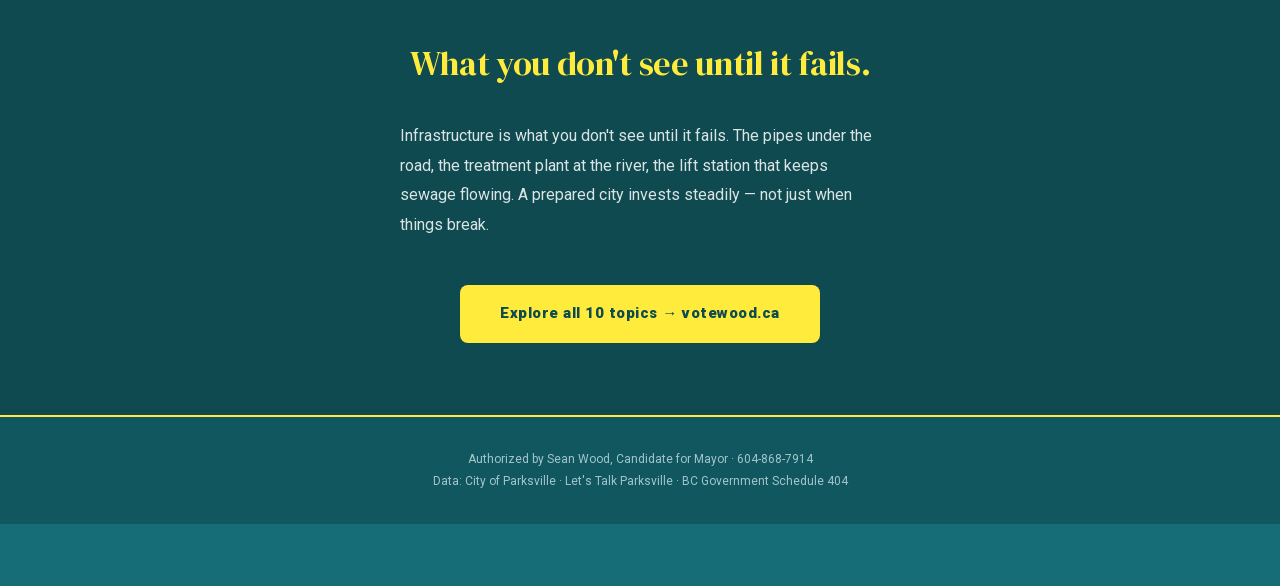
<file: infrastructure/index.html>
<!DOCTYPE html>
<html lang="en">
<head>
<meta charset="UTF-8">
<meta name="viewport" content="width=device-width, initial-scale=1.0">
<title>Roads & Infrastructure | Parksville. Prepared.</title>
<meta name="description" content="Parksville's road network, sewer system, capital investments, and infrastructure plans — 85km of roads, 50km of sewer, and the spending that keeps it all working.">
    <link rel="stylesheet" href="/style.css?v=13">
</head>
<body>

<header class="header">
  <a href="https://votewood.ca">&larr; votewood.ca</a>
  <div class="header-right">SEAN WOOD &middot; PARKSVILLE. PREPARED.</div>
</header>

<div class="hero-split">
  <img class="hero-photo" src="/photos/beach-sunset.jpg" alt="Parksville coastline at sunset" loading="eager">
  <div class="hero">
    <div class="hero-eyebrow">Parksville. Prepared.</div>
    <h1>The stuff nobody thinks about - until it breaks.</h1>
    <p class="hero-sub">Roads, pipes, lift stations, treatment systems. Eighty-five kilometres of road and fifty kilometres of sewer. This is the invisible backbone of Parksville, and it needs steady investment to stay that way.</p>
    <div class="hero-badge">
      85 km roads &middot; 50 km sewer &middot; ~4,000 connections
    </div>
  </div>
</div>

<!-- Infrastructure Content -->
<section class="section" id="section-infrastructure">
  <h2 class="section-title">Roads &amp; Infrastructure</h2>
  <p class="section-subtitle">What Parksville maintains, what it's investing in, and what's coming next.</p>
  <div class="card-grid">

    <!-- Card 1: Road Network -->
    <div class="card">
      <div class="card-label">Roads</div>
      <div class="card-title">Road Network</div>
      <div class="stat-row">
        <div class="stat-item">
          <div class="stat-value">85 km</div>
          <div class="stat-label">Paved roads</div>
        </div>
        <div class="stat-item">
          <div class="stat-value">2 km</div>
          <div class="stat-label">Unpaved roads</div>
        </div>
      </div>
      <p>City operations handles <strong>maintenance, potholes, ice and snow control, street lighting, traffic signals, and sidewalks</strong>.</p>
      <p>The road network is the most visible piece of city infrastructure — and the one residents notice most when it's not maintained.</p>
    </div>

    <!-- Card 2: Transportation Master Plan -->
    <div class="card">
      <div class="card-label">Planning</div>
      <div class="card-title">Transportation Master Plan</div>
      <p>Adopted <strong>2024-2025</strong>, covering all modes of transportation: auto, pedestrian, transit, cycling, and micro-mobility.</p>
      <p>The plan identifies:</p>
      <ul>
        <li><strong>6 cycling projects</strong></li>
        <li><strong>18 sidewalk improvement locations</strong></li>
        <li><strong>3 intersection improvements</strong></li>
      </ul>
      <p>A comprehensive, multi-modal approach to how people move through Parksville — not just cars.</p>
      <div class="card-links">
        <a href="https://letstalkparksville.ca/transportation-plan" target="_blank">Transportation Master Plan</a>
      </div>
    </div>

    <!-- Card 3: Parksville Pathway -->
    <div class="card">
      <div class="card-label">Active Transport</div>
      <div class="card-title">Parksville Pathway</div>
      <p>A <strong>major active transportation project</strong> connecting key areas of the city for pedestrians and cyclists.</p>
      <p><strong>Phase one construction begins in 2026.</strong> Provincial Highway 19A improvements are also underway to improve pedestrian and cycling access along the corridor.</p>
      <p>A safe, connected pathway means you can walk or bike to the store without worrying about traffic on the highway. For older residents especially, that's not a luxury - it's how you stay independent.</p>
    </div>

    <!-- Card 4: Sewer System -->
    <div class="card">
      <div class="card-label">Utilities</div>
      <div class="card-title">Sewer System</div>
      <div class="stat-row">
        <div class="stat-item">
          <div class="stat-value">50 km</div>
          <div class="stat-label">Sanitary sewer mains</div>
        </div>
        <div class="stat-item">
          <div class="stat-value">2</div>
          <div class="stat-label">Lift stations</div>
        </div>
        <div class="stat-item">
          <div class="stat-value">~4,000</div>
          <div class="stat-label">Connections</div>
        </div>
      </div>
      <p>The city handles <strong>local collection</strong>; wastewater flows to the <strong>RDN treatment plant in French Creek</strong> for processing.</p>
      <p>Sewer infrastructure is the kind of thing nobody thinks about until it fails — and failure is expensive, disruptive, and often an environmental hazard.</p>
    </div>

    <!-- Card 5: Capital Investment History -->
    <div class="card card-full">
      <div class="card-label">Investment</div>
      <div class="card-title">Capital Investment History</div>
      <p>Capital spending in Parksville comes in waves - big projects create peaks, and some years are quiet. The pattern matters more than any single year.</p>
      <table class="data-table">
        <thead>
          <tr>
            <th>Year</th>
            <th>Capital Spending</th>
            <th>Notable Projects</th>
          </tr>
        </thead>
        <tbody>
          <tr>
            <td>2015</td>
            <td>$5.2M</td>
            <td></td>
          </tr>
          <tr>
            <td>2016</td>
            <td>$7.1M</td>
            <td></td>
          </tr>
          <tr class="highlight">
            <td>2017</td>
            <td>$15.8M</td>
            <td>Community Park + utility projects</td>
          </tr>
          <tr>
            <td>2018</td>
            <td>$8.3M</td>
            <td></td>
          </tr>
          <tr class="highlight">
            <td>2019</td>
            <td>$13.9M</td>
            <td>Pym St / Forsyth Ave upgrades</td>
          </tr>
          <tr class="low">
            <td>2020</td>
            <td>$2.6M</td>
            <td>COVID pause</td>
          </tr>
          <tr>
            <td>2021</td>
            <td>$6.8M</td>
            <td></td>
          </tr>
          <tr class="highlight">
            <td>2022</td>
            <td>$14.4M</td>
            <td>Memorial Ave reconstruction</td>
          </tr>
          <tr>
            <td>2023</td>
            <td>$9.1M</td>
            <td></td>
          </tr>
          <tr>
            <td>2024</td>
            <td>$8.7M</td>
            <td></td>
          </tr>
        </tbody>
      </table>
      <p>The <strong>$2.6M in 2020</strong> stands out as a COVID-driven pause — not a sign of fiscal restraint. The peaks in 2017, 2019, and 2022 reflect major project delivery, not overspending.</p>
      <div class="card-links">
        <a href="https://letstalkparksville.ca/pym-and-forsyth-avenue-upgrades" target="_blank">Pym &amp; Forsyth upgrades</a>
        <a href="https://letstalkparksville.ca/bagshaw-street-upgrades" target="_blank">Bagshaw Street upgrades</a>
      </div>
    </div>

    <!-- Card 6: What's Coming -->
    <div class="card card-accent-green card-full">
      <div class="card-label">2026 Priorities</div>
      <div class="card-title">What's Coming</div>
      <p>The <strong>2026 capital budget</strong> targets several key investments:</p>
      <ul>
        <li><strong>Drinking Water Master Plan</strong> — completion of comprehensive supply and infrastructure assessment</li>
        <li><strong>Parksville Pathway phase one</strong> — active transportation corridor construction</li>
        <li><strong>Lacrosse box / multi-sport court</strong> — $750K-$1M recreation investment</li>
        <li><strong>Asphalt overlays</strong> — ongoing road surface maintenance program</li>
        <li><strong>Utility controls replacement</strong> — modernizing aging system controls</li>
        <li><strong>Water treatment plant upgrades</strong> — maintaining treatment capacity and compliance</li>
      </ul>
      <p>A mix of <strong>new builds, maintenance, and planning</strong> — the kind of balanced capital program a growing city needs.</p>
    </div>

  </div>
</section>

<!-- Sources -->
<section class="section section-alt">
  <div class="source-card">
    <strong>Sources &amp; further reading.</strong><br>
    Data compiled from City of Parksville financial reports, Let's Talk Parksville engagement platform, and BC Government Schedule 404 filings.<br><br>
    <a href="https://letstalkparksville.ca/transportation-plan" target="_blank">Let's Talk Parksville: Transportation Master Plan</a><br>
    <a href="https://letstalkparksville.ca/pym-and-forsyth-avenue-upgrades" target="_blank">Let's Talk Parksville: Pym &amp; Forsyth upgrades</a><br>
    <a href="https://letstalkparksville.ca/bagshaw-street-upgrades" target="_blank">Let's Talk Parksville: Bagshaw Street upgrades</a>
  </div>
</section>

<!-- Narrative -->
<div class="narrative">
  <h2>What you don't see until it fails.</h2>
  <p>Infrastructure is what you don't see until it fails. The pipes under the road, the treatment plant at the river, the lift station that keeps sewage flowing. A prepared city invests steadily — not just when things break.</p>
  <a href="https://votewood.ca" class="cta-btn">Explore all 10 topics &rarr; votewood.ca</a>
</div>

<footer class="footer">
  Authorized by Sean Wood, Candidate for Mayor &middot; 604-868-7914<br>
  Data: City of Parksville &middot; Let's Talk Parksville &middot; BC Government Schedule 404
</footer>

<div class="vote-bar"><span class="vote-bar-date">October 17, 2026</span><span class="vote-bar-msg">One conversation at a time.</span><a href="/" class="vote-bar-cta">Know someone who should see this?</a></div>
</body>
</html>
</file>
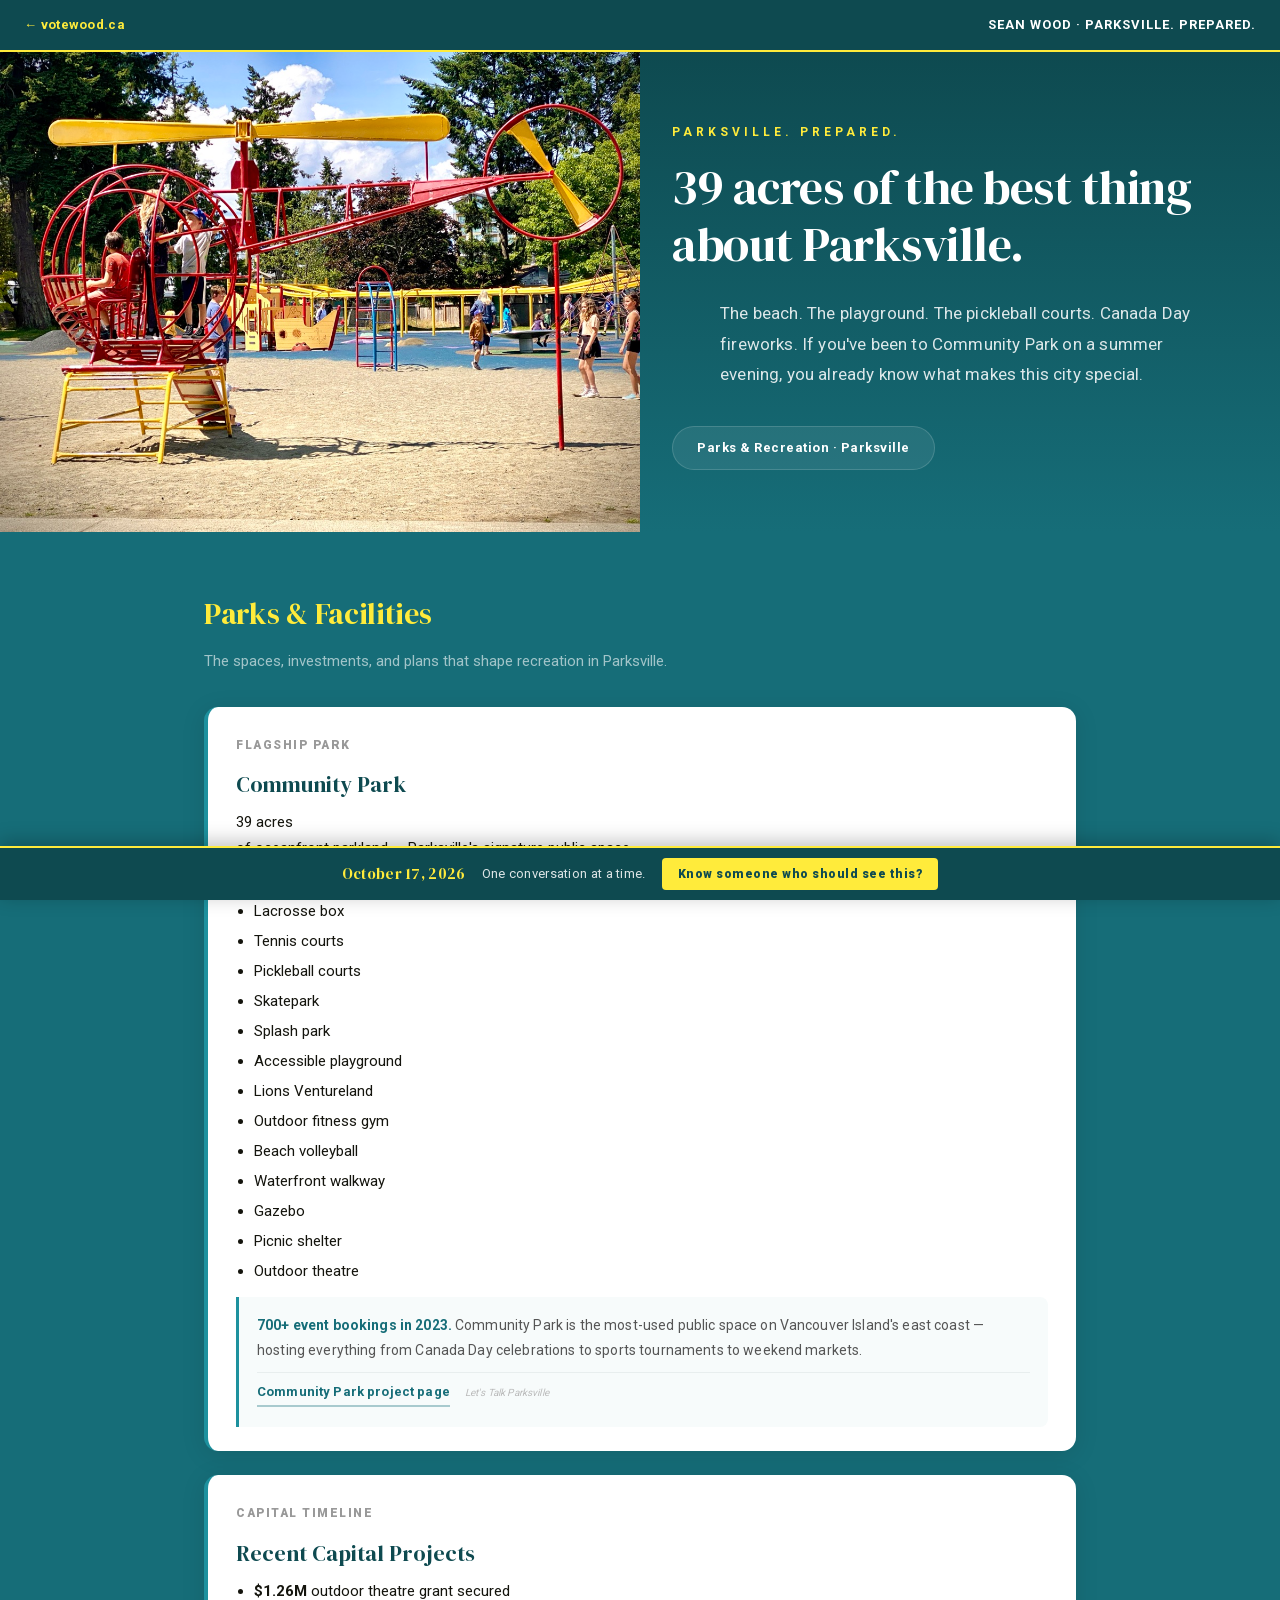
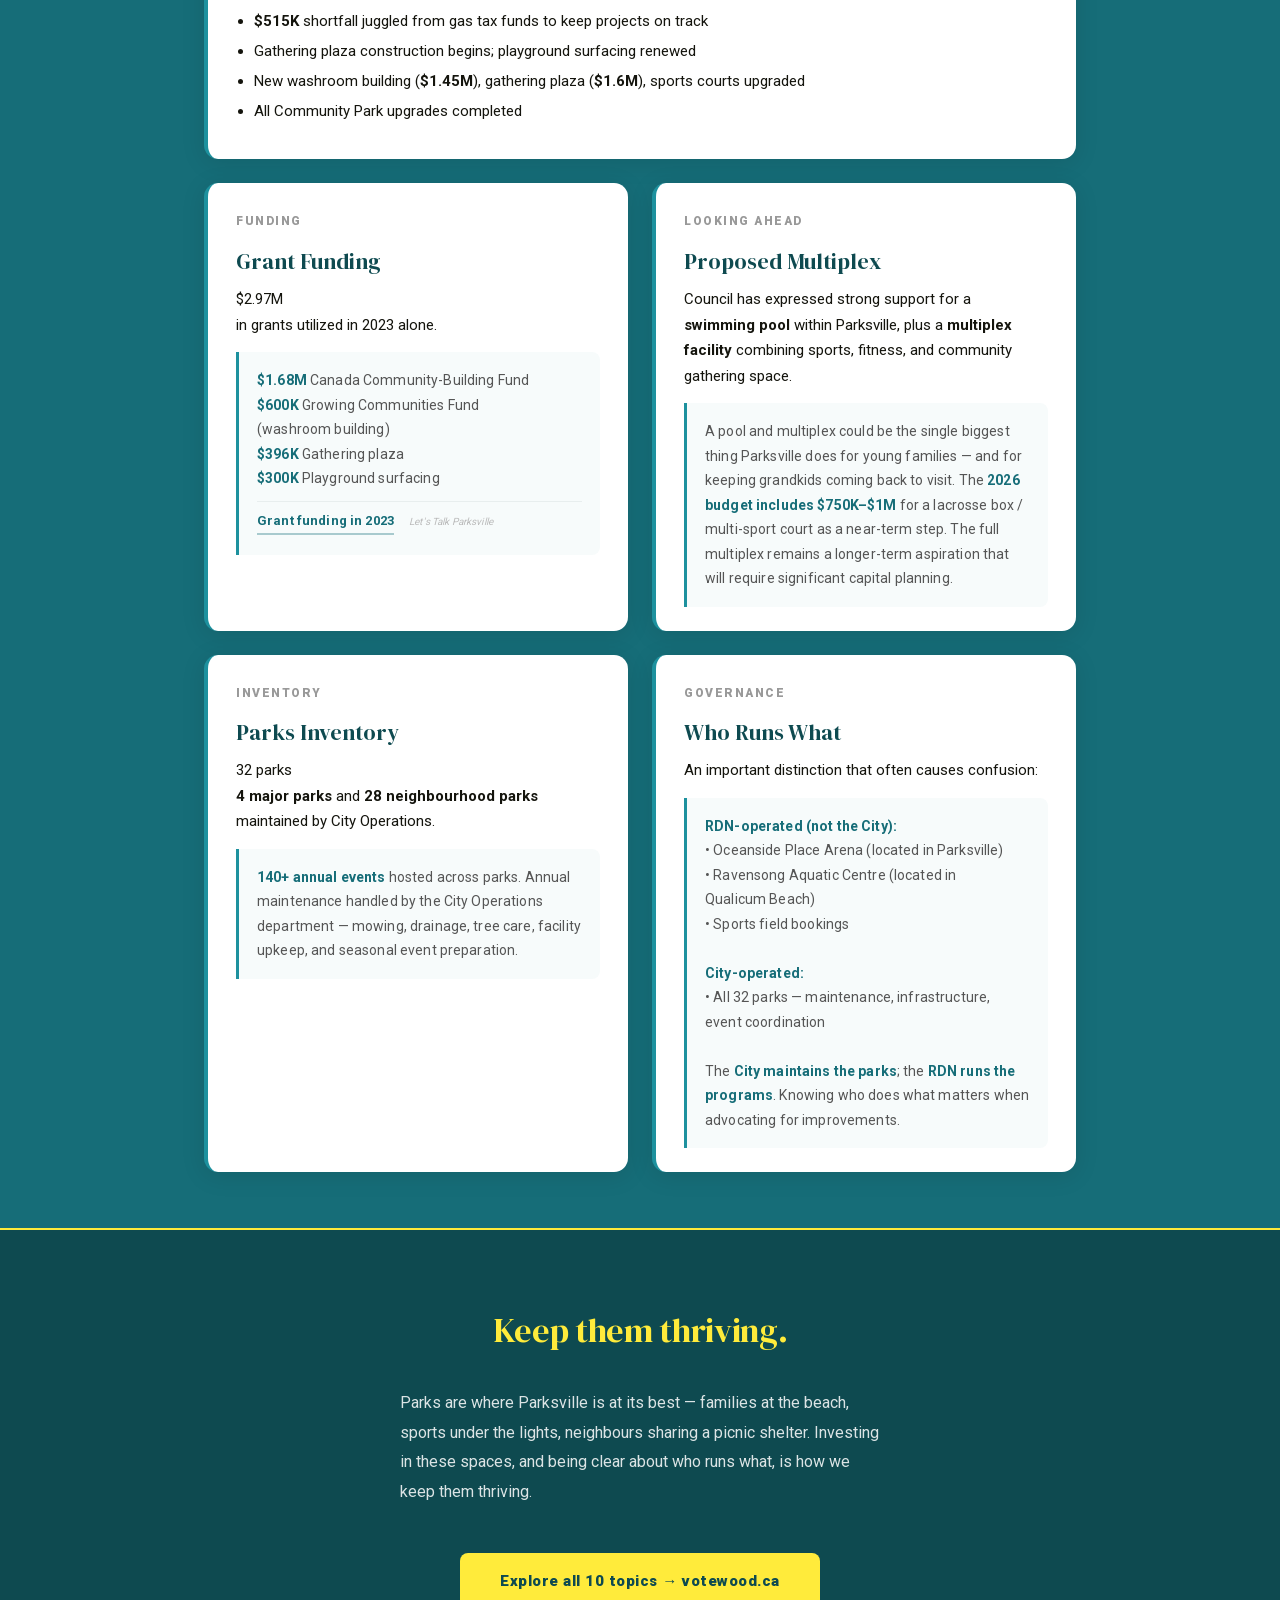
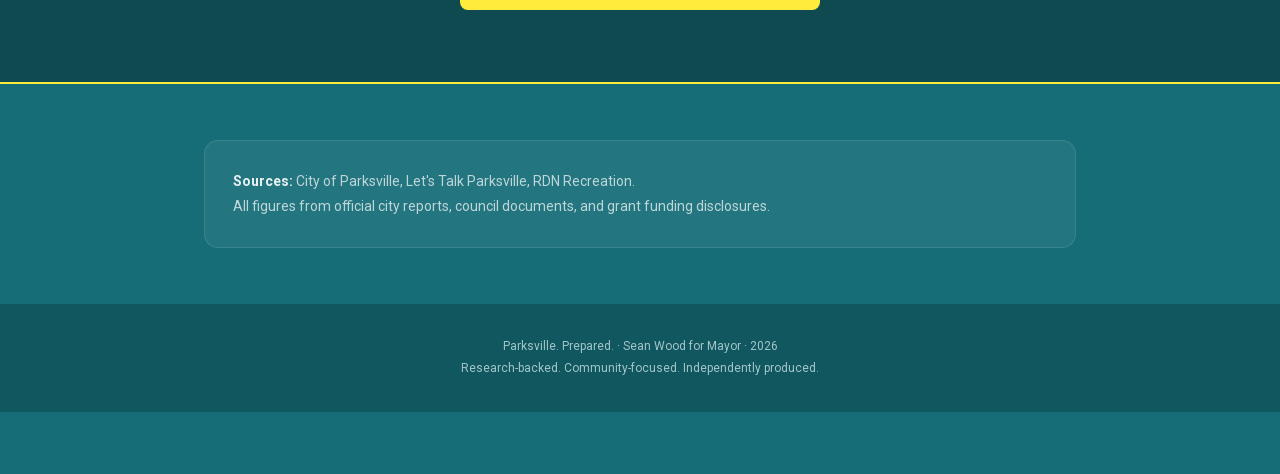
<file: parks/index.html>
<!DOCTYPE html>
<html lang="en">
<head>
<meta charset="UTF-8">
<meta name="viewport" content="width=device-width, initial-scale=1.0">
<title>Parks &amp; Recreation | Parksville. Prepared.</title>
<meta name="description" content="Parksville's parks and recreation: Community Park, capital projects, grant funding, the proposed multiplex, and who runs what.">
    <link rel="stylesheet" href="/style.css?v=13">
</head>
<body>

<header class="header">
  <a href="https://votewood.ca">&larr; votewood.ca</a>
  <div class="header-right">SEAN WOOD &middot; PARKSVILLE. PREPARED.</div>
</header>

<div class="hero-split">
  <img class="hero-photo" src="/photos/community-park-playground.jpg" alt="Parksville Community Park playground" loading="eager">
  <div class="hero">
    <div class="hero-eyebrow">Parksville. Prepared.</div>
    <h1>39 acres of the best thing about Parksville.</h1>
    <p class="hero-sub">The beach. The playground. The pickleball courts. Canada Day fireworks. If you've been to Community Park on a summer evening, you already know what makes this city special.</p>
    <div class="hero-badge">
      Parks &amp; Recreation &middot; Parksville
    </div>
  </div>
</div>

<section class="section" id="section-parks">
  <h2 class="section-title">Parks &amp; Facilities</h2>
  <p class="section-subtitle">The spaces, investments, and plans that shape recreation in Parksville.</p>

  <div class="card-grid">

    <!-- Card 1: Community Park -->
    <div class="card card-full">
      <div class="card-label">Flagship Park</div>
      <div class="card-title">Community Park</div>
      <div class="card-body">
        <div class="highlight-value">39 acres</div>
        of oceanfront parkland &mdash; Parksville's signature public space.
        <ul class="facility-list">
          <li>Horseshoe pits</li>
          <li>Lacrosse box</li>
          <li>Tennis courts</li>
          <li>Pickleball courts</li>
          <li>Skatepark</li>
          <li>Splash park</li>
          <li>Accessible playground</li>
          <li>Lions Ventureland</li>
          <li>Outdoor fitness gym</li>
          <li>Beach volleyball</li>
          <li>Waterfront walkway</li>
          <li>Gazebo</li>
          <li>Picnic shelter</li>
          <li>Outdoor theatre</li>
        </ul>
        <div class="chart-notes" style="margin-top:14px;">
          <strong>700+ event bookings in 2023.</strong> Community Park is the most-used public space on Vancouver Island's east coast &mdash; hosting everything from Canada Day celebrations to sports tournaments to weekend markets.
          <div class="chart-notes-links">
            <a href="https://letstalkparksville.ca/parksville-community-park" target="_blank">Community Park project page</a>
            <span class="link-source">Let's Talk Parksville</span>
          </div>
        </div>
      </div>
    </div>

    <!-- Card 2: Recent Capital Projects (Timeline) -->
    <div class="card card-full">
      <div class="card-label">Capital Timeline</div>
      <div class="card-title">Recent Capital Projects</div>
      <div class="card-body">
        <ul class="timeline">
          <li data-year="2020">
            <strong>$1.26M</strong> outdoor theatre grant secured
          </li>
          <li data-year="2021">
            <strong>$515K</strong> shortfall juggled from gas tax funds to keep projects on track
          </li>
          <li data-year="2022">
            Gathering plaza construction begins; playground surfacing renewed
          </li>
          <li data-year="2023">
            New washroom building (<strong>$1.45M</strong>), gathering plaza (<strong>$1.6M</strong>), sports courts upgraded
          </li>
          <li data-year="2024">
            All Community Park upgrades completed
          </li>
        </ul>
      </div>
    </div>

    <!-- Card 3: Grant Funding -->
    <div class="card">
      <div class="card-label">Funding</div>
      <div class="card-title">Grant Funding</div>
      <div class="card-body">
        <div class="highlight-value">$2.97M</div>
        in grants utilized in 2023 alone.
        <div class="chart-notes" style="margin-top:14px;">
          <strong>$1.68M</strong> Canada Community-Building Fund<br>
          <strong>$600K</strong> Growing Communities Fund (washroom building)<br>
          <strong>$396K</strong> Gathering plaza<br>
          <strong>$300K</strong> Playground surfacing
          <div class="chart-notes-links">
            <a href="https://letstalkparksville.ca/financial-plan-2024/news_feed/grant-funding-utilized-by-city-of-parksville-in-2023" target="_blank">Grant funding in 2023</a>
            <span class="link-source">Let's Talk Parksville</span>
          </div>
        </div>
      </div>
    </div>

    <!-- Card 4: Proposed Multiplex -->
    <div class="card">
      <div class="card-label">Looking Ahead</div>
      <div class="card-title">Proposed Multiplex</div>
      <div class="card-body">
        Council has expressed strong support for a <strong>swimming pool</strong> within Parksville, plus a <strong>multiplex facility</strong> combining sports, fitness, and community gathering space.
        <div class="chart-notes" style="margin-top:14px;">
          A pool and multiplex could be the single biggest thing Parksville does for young families &mdash; and for keeping grandkids coming back to visit. The <strong>2026 budget includes $750K&ndash;$1M</strong> for a lacrosse box / multi-sport court as a near-term step. The full multiplex remains a longer-term aspiration that will require significant capital planning.
        </div>
      </div>
    </div>

    <!-- Card 5: Parks Inventory -->
    <div class="card">
      <div class="card-label">Inventory</div>
      <div class="card-title">Parks Inventory</div>
      <div class="card-body">
        <div class="highlight-value">32 parks</div>
        <strong>4 major parks</strong> and <strong>28 neighbourhood parks</strong> maintained by City Operations.
        <div class="chart-notes" style="margin-top:14px;">
          <strong>140+ annual events</strong> hosted across parks. Annual maintenance handled by the City Operations department &mdash; mowing, drainage, tree care, facility upkeep, and seasonal event preparation.
        </div>
      </div>
    </div>

    <!-- Card 6: Who Runs What -->
    <div class="card">
      <div class="card-label">Governance</div>
      <div class="card-title">Who Runs What</div>
      <div class="card-body">
        An important distinction that often causes confusion:
        <div class="chart-notes" style="margin-top:14px;">
          <strong>RDN-operated (not the City):</strong><br>
          &bull; Oceanside Place Arena (located in Parksville)<br>
          &bull; Ravensong Aquatic Centre (located in Qualicum Beach)<br>
          &bull; Sports field bookings<br><br>
          <strong>City-operated:</strong><br>
          &bull; All 32 parks &mdash; maintenance, infrastructure, event coordination<br><br>
          The <strong>City maintains the parks</strong>; the <strong>RDN runs the programs</strong>. Knowing who does what matters when advocating for improvements.
        </div>
      </div>
    </div>

  </div>
</section>

<!-- Narrative -->
<div class="narrative">
  <h2>Keep them thriving.</h2>
  <p>Parks are where Parksville is at its best &mdash; families at the beach, sports under the lights, neighbours sharing a picnic shelter. Investing in these spaces, and being clear about who runs what, is how we keep them thriving.</p>
  <a href="https://votewood.ca" class="cta-btn">Explore all 10 topics &rarr; votewood.ca</a>
</div>

<!-- Sources -->
<section class="section">
  <div class="source-card">
    <strong>Sources:</strong> City of Parksville, Let's Talk Parksville, RDN Recreation.<br>
    All figures from official city reports, council documents, and grant funding disclosures.
  </div>
</section>

<footer class="footer">
  Parksville. Prepared. &middot; Sean Wood for Mayor &middot; 2026<br>
  Research-backed. Community-focused. Independently produced.
</footer>

<div class="vote-bar"><span class="vote-bar-date">October 17, 2026</span><span class="vote-bar-msg">One conversation at a time.</span><a href="/" class="vote-bar-cta">Know someone who should see this?</a></div>
</body>
</html>
</file>
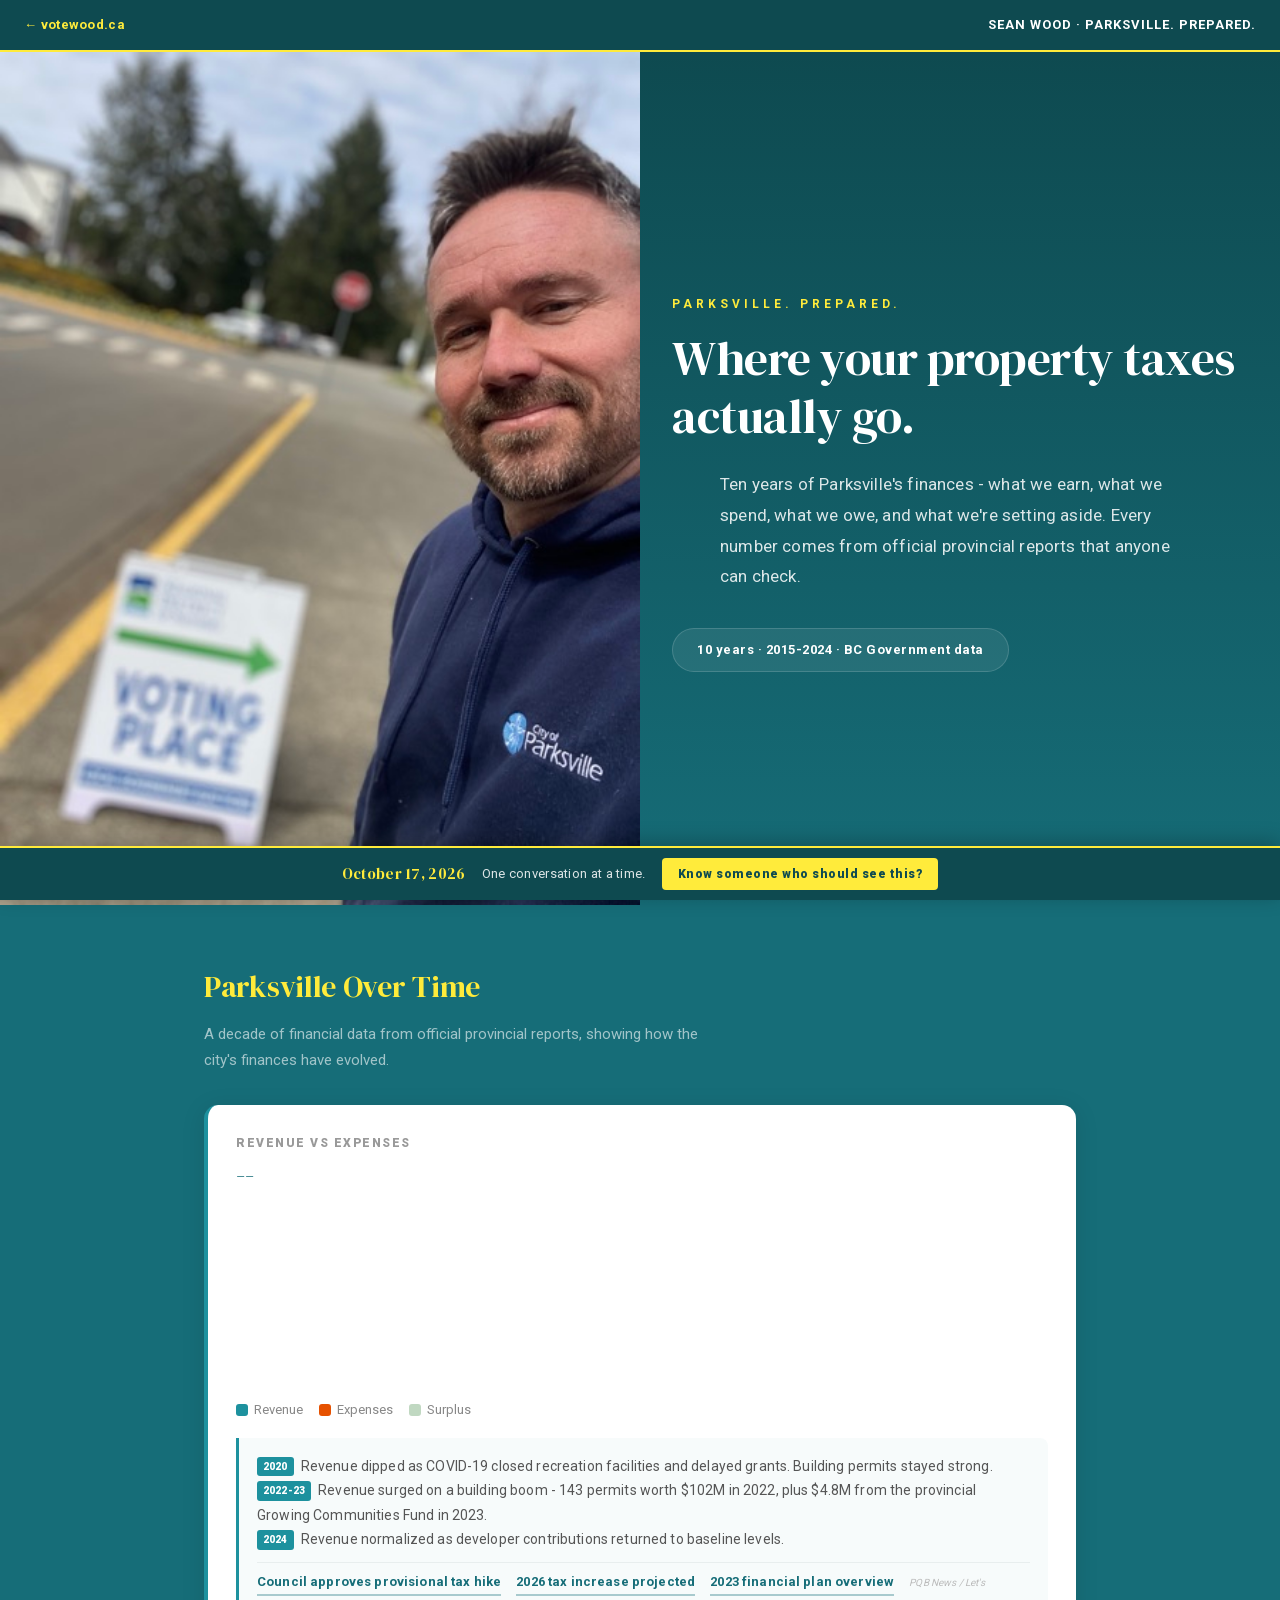
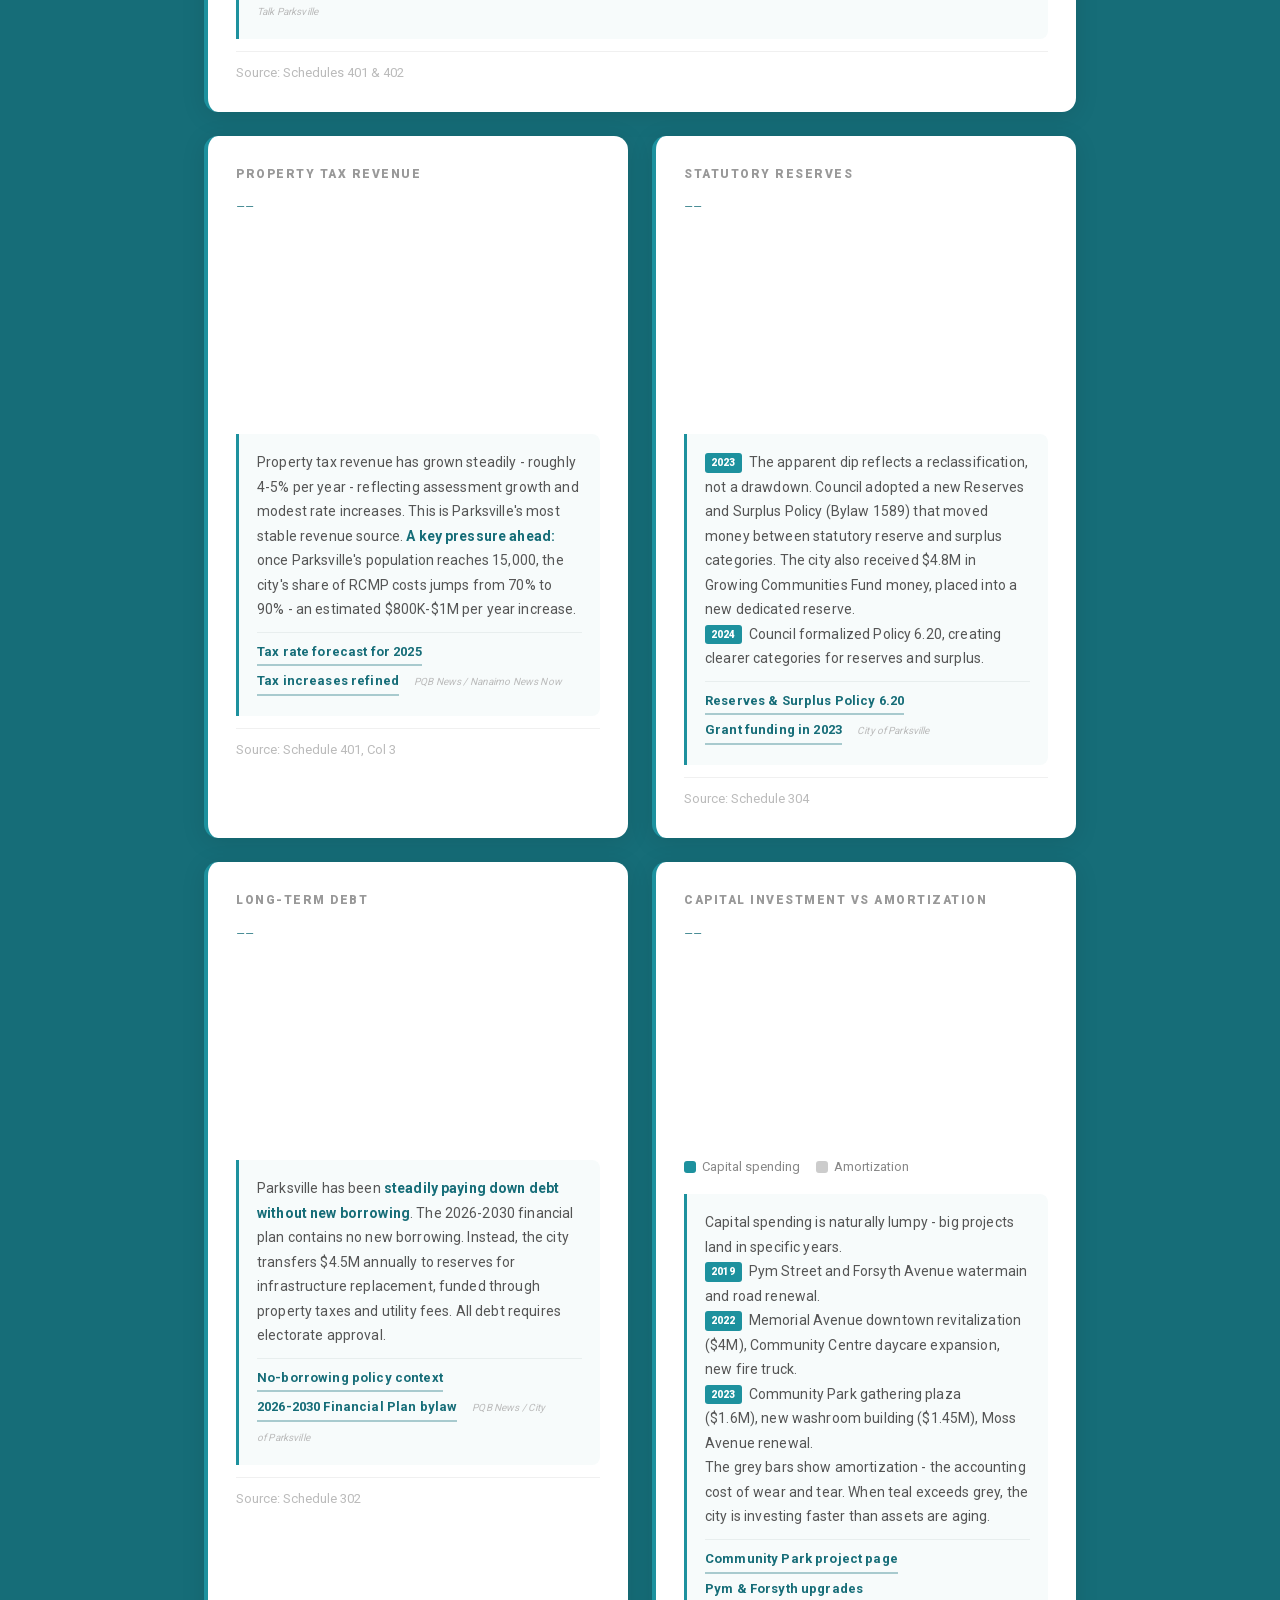
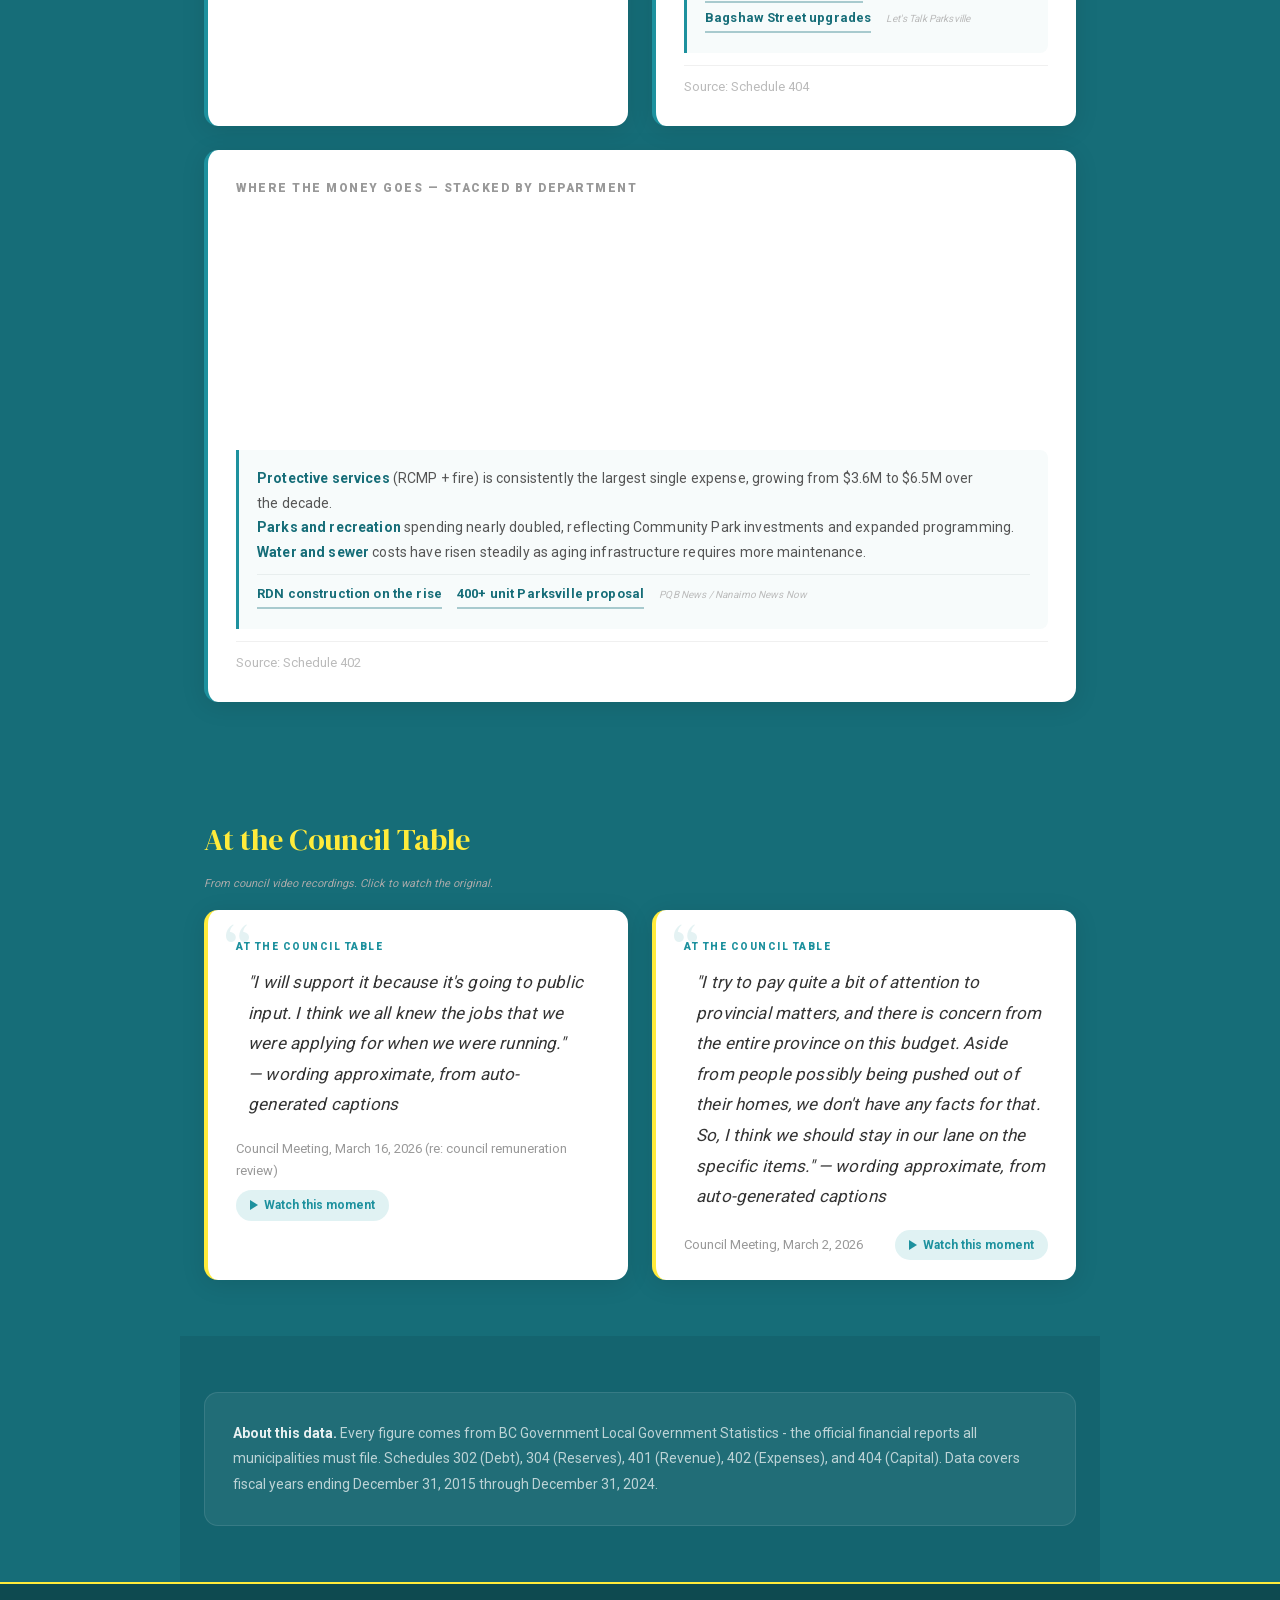
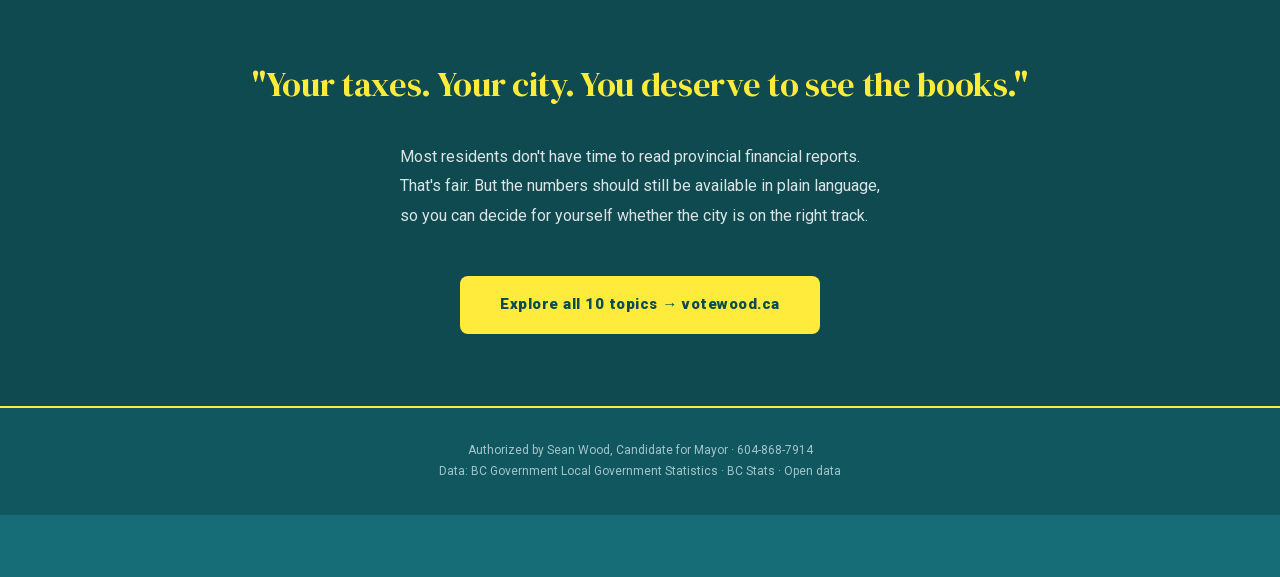
<file: prepared/index.html>
<!DOCTYPE html>
<html lang="en">
<head>
<meta charset="UTF-8">
<meta name="viewport" content="width=device-width, initial-scale=1.0">
<title>Parksville. Prepared. | Sean Wood for Mayor</title>
<meta name="description" content="How does Parksville's fiscal health compare? Reserves, debt, infrastructure investment, and spending — ranked against 17 comparable BC communities using official provincial data.">
    <link rel="stylesheet" href="/style.css?v=13">
</head>
<body>

<header class="header">
  <a href="https://votewood.ca">&larr; votewood.ca</a>
  <div class="header-right">SEAN WOOD &middot; PARKSVILLE. PREPARED.</div>
</header>

<div class="hero-split">
  <img class="hero-photo" src="/photos/sean-wood-voting.jpg" alt="Sean Wood at a Parksville voting place" loading="eager" style="object-position: center 25%;">
  <div class="hero">
    <div class="hero-eyebrow">Parksville. Prepared.</div>
    <h1>Where your property taxes actually go.</h1>
    <p class="hero-sub">Ten years of Parksville's finances - what we earn, what we spend, what we owe, and what we're setting aside. Every number comes from official provincial reports that anyone can check.</p>
    <div class="hero-badge">
      10 years &middot; 2015-2024 &middot; BC Government data
    </div>
  </div>
</div>

<!-- Historical Charts -->
<section class="section" id="section-history">
  <h2 class="section-title">Parksville Over Time</h2>
  <p class="section-subtitle">A decade of financial data from official provincial reports, showing how the city's finances have evolved.</p>
  <div class="card-grid">
    <div class="chart-card card-full" id="chart-revexp">
      <div class="chart-card-label">Revenue vs Expenses</div>
      <div class="chart-card-hero" id="revexp-hero">--</div>
      <div class="chart-card-trend" id="revexp-trend"></div>
      <svg class="chart-svg" id="svg-revexp"></svg>
      <div class="chart-legend">
        <div class="chart-legend-item"><div class="chart-legend-swatch" style="background:var(--teal)"></div>Revenue</div>
        <div class="chart-legend-item"><div class="chart-legend-swatch" style="background:#e65100"></div>Expenses</div>
        <div class="chart-legend-item"><div class="chart-legend-swatch" style="background:#2e7d32;opacity:0.3"></div>Surplus</div>
      </div>
      <div class="chart-notes">
        <span class="note-year">2020</span> Revenue dipped as COVID-19 closed recreation facilities and delayed grants. Building permits stayed strong.<br>
        <span class="note-year">2022-23</span> Revenue surged on a building boom - 143 permits worth $102M in 2022, plus $4.8M from the provincial Growing Communities Fund in 2023.<br>
        <span class="note-year">2024</span> Revenue normalized as developer contributions returned to baseline levels.
        <div class="chart-notes-links">
          <a href="https://pqbnews.com/2025/12/23/difficult-decisions-made-as-parksville-council-approves-provisional-tax-hike/" target="_blank">Council approves provisional tax hike</a>
          <a href="https://pqbnews.com/2026/03/04/parksville-projects-property-tax-increase-of-6-8-per-cent/" target="_blank">2026 tax increase projected</a>
          <a href="https://letstalkparksville.ca/financial-plan-2023" target="_blank">2023 financial plan overview</a>
          <span class="link-source">PQB News / Let's Talk Parksville</span>
        </div>
      </div>
      <div class="chart-source">Source: Schedules 401 & 402</div>
    </div>
  </div>
  <div class="card-grid" style="margin-top:24px;">
    <div class="chart-card" id="chart-tax">
      <div class="chart-card-label">Property Tax Revenue</div>
      <div class="chart-card-hero" id="tax-hero">--</div>
      <div class="chart-card-trend" id="tax-trend"></div>
      <svg class="chart-svg" id="svg-tax"></svg>
      <div class="chart-notes">
        Property tax revenue has grown steadily - roughly 4-5% per year - reflecting assessment growth and modest rate increases. This is Parksville's most stable revenue source. <strong>A key pressure ahead:</strong> once Parksville's population reaches 15,000, the city's share of RCMP costs jumps from 70% to 90% - an estimated $800K-$1M per year increase.
        <div class="chart-notes-links">
          <a href="https://pqbnews.com/2025/12/05/property-tax-rate-increase-of-6-8-per-cent-forecast-for-parksville-taxpayers/" target="_blank">Tax rate forecast for 2025</a>
          <a href="https://nanaimonewsnow.com/2024/12/17/property-tax-increases-refined-as-nanaimo-parksville-councils-move-toward-adoption/" target="_blank">Tax increases refined</a>
          <span class="link-source">PQB News / Nanaimo News Now</span>
        </div>
      </div>
      <div class="chart-source">Source: Schedule 401, Col 3</div>
    </div>
    <div class="chart-card" id="chart-reserves">
      <div class="chart-card-label">Statutory Reserves</div>
      <div class="chart-card-hero" id="reserves-hist-hero">--</div>
      <div class="chart-card-trend" id="reserves-hist-trend"></div>
      <svg class="chart-svg" id="svg-reserves"></svg>
      <div class="chart-notes">
        <span class="note-year">2023</span> The apparent dip reflects a reclassification, not a drawdown. Council adopted a new Reserves and Surplus Policy (Bylaw 1589) that moved money between statutory reserve and surplus categories. The city also received $4.8M in Growing Communities Fund money, placed into a new dedicated reserve.<br>
        <span class="note-year">2024</span> Council formalized Policy 6.20, creating clearer categories for reserves and surplus.
        <div class="chart-notes-links">
          <a href="https://parksville.civicweb.net/document/70339/" target="_blank">Reserves &amp; Surplus Policy 6.20</a>
          <a href="https://letstalkparksville.ca/financial-plan-2024/news_feed/grant-funding-utilized-by-city-of-parksville-in-2023" target="_blank">Grant funding in 2023</a>
          <span class="link-source">City of Parksville</span>
        </div>
      </div>
      <div class="chart-source">Source: Schedule 304</div>
    </div>
  </div>
  <div class="card-grid" style="margin-top:24px;">
    <div class="chart-card" id="chart-debt">
      <div class="chart-card-label">Long-Term Debt</div>
      <div class="chart-card-hero" id="debt-hist-hero">--</div>
      <div class="chart-card-trend" id="debt-hist-trend"></div>
      <svg class="chart-svg" id="svg-debt"></svg>
      <div class="chart-notes">
        Parksville has been <strong>steadily paying down debt without new borrowing</strong>. The 2026-2030 financial plan contains no new borrowing. Instead, the city transfers $4.5M annually to reserves for infrastructure replacement, funded through property taxes and utility fees. All debt requires electorate approval.
        <div class="chart-notes-links">
          <a href="https://pqbnews.com/2025/12/23/difficult-decisions-made-as-parksville-council-approves-provisional-tax-hike/" target="_blank">No-borrowing policy context</a>
          <a href="https://parksville.civicweb.net/document/56023/" target="_blank">2026-2030 Financial Plan bylaw</a>
          <span class="link-source">PQB News / City of Parksville</span>
        </div>
      </div>
      <div class="chart-source">Source: Schedule 302</div>
    </div>
    <div class="chart-card" id="chart-capex">
      <div class="chart-card-label">Capital Investment vs Amortization</div>
      <div class="chart-card-hero" id="capex-hero">--</div>
      <div class="chart-card-trend" id="capex-trend"></div>
      <svg class="chart-svg" id="svg-capex"></svg>
      <div class="chart-legend">
        <div class="chart-legend-item"><div class="chart-legend-swatch" style="background:var(--teal)"></div>Capital spending</div>
        <div class="chart-legend-item"><div class="chart-legend-swatch" style="background:#ccc"></div>Amortization</div>
      </div>
      <div class="chart-notes">
        Capital spending is naturally lumpy - big projects land in specific years.<br>
        <span class="note-year">2019</span> Pym Street and Forsyth Avenue watermain and road renewal.<br>
        <span class="note-year">2022</span> Memorial Avenue downtown revitalization ($4M), Community Centre daycare expansion, new fire truck.<br>
        <span class="note-year">2023</span> Community Park gathering plaza ($1.6M), new washroom building ($1.45M), Moss Avenue renewal.<br>
        The grey bars show amortization - the accounting cost of wear and tear. When teal exceeds grey, the city is investing faster than assets are aging.
        <div class="chart-notes-links">
          <a href="https://letstalkparksville.ca/parksville-community-park" target="_blank">Community Park project page</a>
          <a href="https://letstalkparksville.ca/pym-and-forsyth-avenue-upgrades" target="_blank">Pym &amp; Forsyth upgrades</a>
          <a href="https://letstalkparksville.ca/bagshaw-street-upgrades" target="_blank">Bagshaw Street upgrades</a>
          <span class="link-source">Let's Talk Parksville</span>
        </div>
      </div>
      <div class="chart-source">Source: Schedule 404</div>
    </div>
  </div>
  <div class="card-grid" style="margin-top:24px;">
    <div class="chart-card card-full" id="chart-spending">
      <div class="chart-card-label">Where the Money Goes — Stacked by Department</div>
      <svg class="chart-svg" id="svg-spending" style="height:220px;"></svg>
      <div class="chart-legend" id="spending-legend"></div>
      <div class="chart-notes">
        <strong>Protective services</strong> (RCMP + fire) is consistently the largest single expense, growing from $3.6M to $6.5M over the decade.<br>
        <strong>Parks and recreation</strong> spending nearly doubled, reflecting Community Park investments and expanded programming.<br>
        <strong>Water and sewer</strong> costs have risen steadily as aging infrastructure requires more maintenance.
        <div class="chart-notes-links">
          <a href="https://pqbnews.com/2026/03/12/regional-district-of-nanaimo-reports-construction-activity-on-the-rise/" target="_blank">RDN construction on the rise</a>
          <a href="https://nanaimonewsnow.com/2026/03/03/balances-the-needs-of-people-nature-and-progress-new-housing-pitched-for-parksville-property/" target="_blank">400+ unit Parksville proposal</a>
          <span class="link-source">PQB News / Nanaimo News Now</span>
        </div>
      </div>
      <div class="chart-source">Source: Schedule 402</div>
    </div>
  </div>
</section>

<!-- Council Quotes -->
<section class="section">
  <h2 class="section-title">At the Council Table</h2>
  <p style="font-size:11px;color:#aaa;font-style:italic;margin-bottom:16px;">From council video recordings. Click to watch the original.</p>
  <div class="card-grid">
    <div class="quote-card">
      <div class="quote-label">At the Council Table</div>
      <div class="quote-text">"I will support it because it's going to public input. I think we all knew the jobs that we were applying for when we were running." — wording approximate, from auto-generated captions</div>
      <div class="quote-source">
        <span class="quote-attribution">Council Meeting, March 16, 2026 (re: council remuneration review)</span>
        <a href="https://www.youtube.com/watch?v=LKDAJsRNrJ4&t=6190s" target="_blank" class="quote-watch">Watch this moment</a>
      </div>
    </div>
    <div class="quote-card">
      <div class="quote-label">At the Council Table</div>
      <div class="quote-text">"I try to pay quite a bit of attention to provincial matters, and there is concern from the entire province on this budget. Aside from people possibly being pushed out of their homes, we don't have any facts for that. So, I think we should stay in our lane on the specific items." — wording approximate, from auto-generated captions</div>
      <div class="quote-source">
        <span class="quote-attribution">Council Meeting, March 2, 2026</span>
        <a href="https://www.youtube.com/watch?v=Wcr5g7uG1IQ&t=12414s" target="_blank" class="quote-watch">Watch this moment</a>
      </div>
    </div>
  </div>
</section>

<!-- Source -->
<section class="section section-alt">
  <div class="source-card">
    <strong>About this data.</strong> Every figure comes from BC Government Local Government Statistics - the official financial reports all municipalities must file. Schedules 302 (Debt), 304 (Reserves), 401 (Revenue), 402 (Expenses), and 404 (Capital). Data covers fiscal years ending December 31, 2015 through December 31, 2024.
  </div>
</section>

<!-- Narrative -->
<div class="narrative">
  <h2>"Your taxes. Your city. You deserve to see the books."</h2>
  <p>Most residents don't have time to read provincial financial reports. That's fair. But the numbers should still be available in plain language, so you can decide for yourself whether the city is on the right track.</p>
  <a href="https://votewood.ca" class="cta-btn">Explore all 10 topics &rarr; votewood.ca</a>
</div>

<footer class="footer">
  Authorized by Sean Wood, Candidate for Mayor &middot; 604-868-7914<br>
  Data: BC Government Local Government Statistics &middot; BC Stats &middot; Open data
</footer>

<script>
(function() {
  'use strict';

  var API = 'api.php?table=all';
  var REFRESH_MS = 10 * 60 * 1000;

  function timeAgo(dateStr) {
    if (!dateStr) return '';
    var diff = Date.now() - new Date(dateStr).getTime();
    if (diff < 60000) return 'just now';
    var mins = Math.floor(diff / 60000);
    if (mins < 60) return mins + ' min ago';
    var hrs = Math.floor(mins / 60);
    if (hrs < 24) return hrs + ' hr' + (hrs > 1 ? 's' : '') + ' ago';
    var days = Math.floor(hrs / 24);
    return days + ' day' + (days > 1 ? 's' : '') + ' ago';
  }

  function setText(id, text) {
    var el = document.getElementById(id); if (el) el.textContent = text;
  }
  function setHTML(id, html) {
    var el = document.getElementById(id); if (el) el.innerHTML = html;
  }

  // ---- History Charts ----
  var TEAL = '#1D919E';
  var AMBER_C = '#e65100';
  var GREEN_C = '#2e7d32';

  function drawBarChart(svgId, years, values, color, secondValues, secondColor) {
    var svg = document.getElementById(svgId);
    if (!svg || !values.length) return;
    var w = svg.clientWidth || 860;
    var h = 200;
    svg.setAttribute('viewBox', '0 0 ' + w + ' ' + h);
    var max = Math.max.apply(null, values.concat(secondValues || [])) * 1.18;
    if (max === 0) max = 1;
    var n = years.length;
    var pad = 40;
    var gap = (w - pad * 2) / n;
    var barW = Math.min(36, gap * 0.55);
    // On narrow charts (mobile half-width), show every other label
    var skipLabels = gap < 52;
    var labelSize = gap < 44 ? '8' : '9';
    var yearSize = gap < 44 ? '9' : '10';
    var html = '';

    values.forEach(function(v, i) {
      var bh = (v / max) * (h - 50);
      var x = pad + i * gap + gap / 2;
      var y = h - 28 - bh;
      if (secondValues && secondValues[i] > v) {
        var bh2 = (secondValues[i] / max) * (h - 50);
        html += '<rect x="' + (x - barW/2) + '" y="' + (h - 28 - bh2) + '" width="' + barW + '" height="' + (bh2 - bh) + '" fill="' + GREEN_C + '" opacity="0.12" rx="2"/>';
      }
      html += '<rect x="' + (x - barW/2) + '" y="' + y + '" width="' + barW + '" height="' + bh + '" fill="' + color + '" rx="3" opacity="0.85"/>';
      // Value label — skip alternating on tight layouts
      if (!skipLabels || i % 2 === 0 || i === n - 1) {
        var label = v >= 1e6 ? (v/1e6).toFixed(1) + 'M' : Math.round(v/1e3) + 'K';
        html += '<text x="' + x + '" y="' + (y - 5) + '" text-anchor="middle" font-size="' + labelSize + '" font-weight="700" fill="#888" font-family="Roboto,sans-serif">' + label + '</text>';
      }
      // Year label
      html += '<text x="' + x + '" y="' + (h - 8) + '" text-anchor="middle" font-size="' + yearSize + '" fill="#aaa" font-family="Roboto,sans-serif">' + (skipLabels && n > 8 ? "'" + String(years[i]).slice(2) : years[i]) + '</text>';
    });

    if (secondValues) {
      secondValues.forEach(function(v, i) {
        var bh = (v / max) * (h - 50);
        var x = pad + i * gap + gap / 2 + barW / 2 + 3;
        var y = h - 28 - bh;
        html += '<rect x="' + x + '" y="' + y + '" width="' + (barW * 0.55) + '" height="' + bh + '" fill="' + secondColor + '" rx="2" opacity="0.6"/>';
      });
    }

    svg.innerHTML = html;
  }

  function drawStackedChart(svgId, years, series, colors, labels) {
    var svg = document.getElementById(svgId);
    if (!svg) return;
    var w = svg.clientWidth || 860;
    var h = 240;
    svg.setAttribute('viewBox', '0 0 ' + w + ' ' + h);

    var totals = years.map(function(_, i) {
      return series.reduce(function(s, arr) { return s + (arr[i] || 0); }, 0);
    });
    var max = Math.max.apply(null, totals) * 1.12;
    if (max === 0) max = 1;
    var n = years.length;
    var pad = 40;
    var gap = (w - pad * 2) / n;
    var barW = Math.min(44, gap * 0.6);
    var skipLabels = gap < 52;
    var labelSize = gap < 44 ? '8' : '9';
    var yearSize = gap < 44 ? '9' : '10';
    var html = '';

    years.forEach(function(yr, i) {
      var x = pad + i * gap + gap / 2;
      var cumY = h - 30;
      series.forEach(function(arr, s) {
        var v = arr[i] || 0;
        var bh = (v / max) * (h - 52);
        cumY -= bh;
        html += '<rect x="' + (x - barW/2) + '" y="' + cumY + '" width="' + barW + '" height="' + bh + '" fill="' + colors[s] + '" rx="1"/>';
      });
      var totalH = (totals[i] / max) * (h - 52);
      if (!skipLabels || i % 2 === 0 || i === n - 1) {
        html += '<text x="' + x + '" y="' + (h - 30 - totalH - 5) + '" text-anchor="middle" font-size="' + labelSize + '" font-weight="700" fill="#888" font-family="Roboto,sans-serif">' + (totals[i]/1e6).toFixed(1) + 'M</text>';
      }
      html += '<text x="' + x + '" y="' + (h - 10) + '" text-anchor="middle" font-size="' + yearSize + '" fill="#aaa" font-family="Roboto,sans-serif">' + (skipLabels && n > 8 ? "'" + String(yr).slice(2) : yr) + '</text>';
    });

    svg.innerHTML = html;

    // Legend
    var legendEl = document.getElementById('spending-legend');
    if (legendEl) {
      legendEl.innerHTML = labels.map(function(l, i) {
        return '<div class="chart-legend-item"><div class="chart-legend-swatch" style="background:' + colors[i] + '"></div>' + l + '</div>';
      }).join('');
    }
  }

  function trendText(val5yr, valNow, goodDir, year5yr) {
    if (!val5yr || !valNow) return {text:'', cls:'trend-flat'};
    var pct = ((valNow - val5yr) / val5yr * 100).toFixed(0);
    var arrow = valNow > val5yr ? '\u2191' : valNow < val5yr ? '\u2193' : '\u2192';
    var dir = valNow > val5yr ? 'up' : valNow < val5yr ? 'down' : 'flat';
    var cls = 'trend-flat';
    if (goodDir === 'up' && dir === 'up') cls = 'trend-up-good';
    else if (goodDir === 'up' && dir === 'down') cls = 'trend-down';
    else if (goodDir === 'down' && dir === 'down') cls = 'trend-down-good';
    else if (goodDir === 'down' && dir === 'up') cls = 'trend-up';
    return {text: arrow + ' ' + Math.abs(pct) + '% over 5 years (since ' + (year5yr || '') + ')', cls: cls};
  }

  function renderHistory(d) {
    if (!d || !d.data_json) return;
    var hist = d.data_json;
    if (typeof hist === 'string') { try { hist = JSON.parse(hist); } catch(e) { return; } }
    if (!Array.isArray(hist) || hist.length === 0) return;

    var years = hist.map(function(h) { return h.year; });
    var latest = hist[hist.length - 1];
    var first = hist[0];
    // Use 5-year lookback for trends (more honest than full span)
    var fiveYrIdx = Math.max(0, hist.length - 6);
    var fiveYr = hist[fiveYrIdx];

    // Revenue vs Expenses
    drawBarChart('svg-revexp', years,
      hist.map(function(h){return h.totalRevenue;}), TEAL,
      hist.map(function(h){return h.totalExp;}), AMBER_C
    );
    setText('revexp-hero', '$' + (latest.totalRevenue / 1e6).toFixed(1) + 'M revenue / $' + (latest.totalExp / 1e6).toFixed(1) + 'M expenses');
    var surplus = latest.totalRevenue - latest.totalExp;
    var t1 = trendText(fiveYr.totalRevenue, latest.totalRevenue, 'up', fiveYr.year);
    var revTrendEl = document.getElementById('revexp-trend');
    if (revTrendEl) {
      revTrendEl.innerHTML = 'Revenue ' + t1.text + '. Surplus: $' + (surplus / 1e6).toFixed(1) + 'M';
      revTrendEl.className = 'chart-card-trend ' + t1.cls;
    }

    // Taxation
    drawBarChart('svg-tax', years, hist.map(function(h){return h.taxation;}), TEAL);
    setText('tax-hero', '$' + (latest.taxation / 1e6).toFixed(1) + 'M');
    var t2 = trendText(fiveYr.taxation, latest.taxation, 'neutral', fiveYr.year);
    var taxTrendEl = document.getElementById('tax-trend');
    if (taxTrendEl) { taxTrendEl.textContent = t2.text; taxTrendEl.className = 'chart-card-trend ' + t2.cls; }

    // Reserves
    drawBarChart('svg-reserves', years, hist.map(function(h){return h.totalReserves;}), GREEN_C);
    setText('reserves-hist-hero', '$' + (latest.totalReserves / 1e6).toFixed(1) + 'M');
    var t3 = trendText(fiveYr.totalReserves, latest.totalReserves, 'up', fiveYr.year);
    var resTrendEl = document.getElementById('reserves-hist-trend');
    if (resTrendEl) { resTrendEl.textContent = t3.text; resTrendEl.className = 'chart-card-trend ' + t3.cls; }

    // Debt
    drawBarChart('svg-debt', years, hist.map(function(h){return h.debt;}), AMBER_C);
    setText('debt-hist-hero', '$' + (latest.debt / 1e6).toFixed(1) + 'M');
    var t4 = trendText(fiveYr.debt, latest.debt, 'down', fiveYr.year);
    var debtTrendEl = document.getElementById('debt-hist-trend');
    if (debtTrendEl) { debtTrendEl.textContent = t4.text; debtTrendEl.className = 'chart-card-trend ' + t4.cls; }

    // Capital vs Amortization
    drawBarChart('svg-capex', years,
      hist.map(function(h){return h.capAcq;}), TEAL,
      hist.map(function(h){return h.amortCap;}), '#ccc'
    );
    setText('capex-hero', '$' + (latest.capAcq / 1e6).toFixed(1) + 'M invested in ' + latest.year);

    // Stacked spending
    var spendColors = ['#1D919E', '#e65100', '#2e7d32', '#7b1fa2', '#f57c00', '#0277bd', '#c62828', '#455a64'];
    var spendLabels = ['Protective', 'Parks/Rec', 'Transport', 'Water', 'Sewer', 'Administration', 'Dev Services', 'Solid Waste'];
    var spendSeries = [
      hist.map(function(h){return h.protective;}),
      hist.map(function(h){return h.parksRec;}),
      hist.map(function(h){return h.transport;}),
      hist.map(function(h){return h.water;}),
      hist.map(function(h){return h.sewer;}),
      hist.map(function(h){return h.general;}),
      hist.map(function(h){return h.devServices;}),
      hist.map(function(h){return h.solidWaste;}),
    ];
    drawStackedChart('svg-spending', years, spendSeries, spendColors, spendLabels);
  }

  function loadData() {
    fetch(API)
      .then(function(res) { return res.json(); })
      .then(function(json) {
        if (!json.ok || !json.data) return;
        renderHistory(json.data.parksville_history);
      })
      .catch(function(err) { console.error('[prepared]', err); });
  }

  loadData();
  setInterval(loadData, REFRESH_MS);
})();
</script>
<div class="vote-bar"><span class="vote-bar-date">October 17, 2026</span><span class="vote-bar-msg">One conversation at a time.</span><a href="/" class="vote-bar-cta">Know someone who should see this?</a></div>
</body>
</html>
</file>
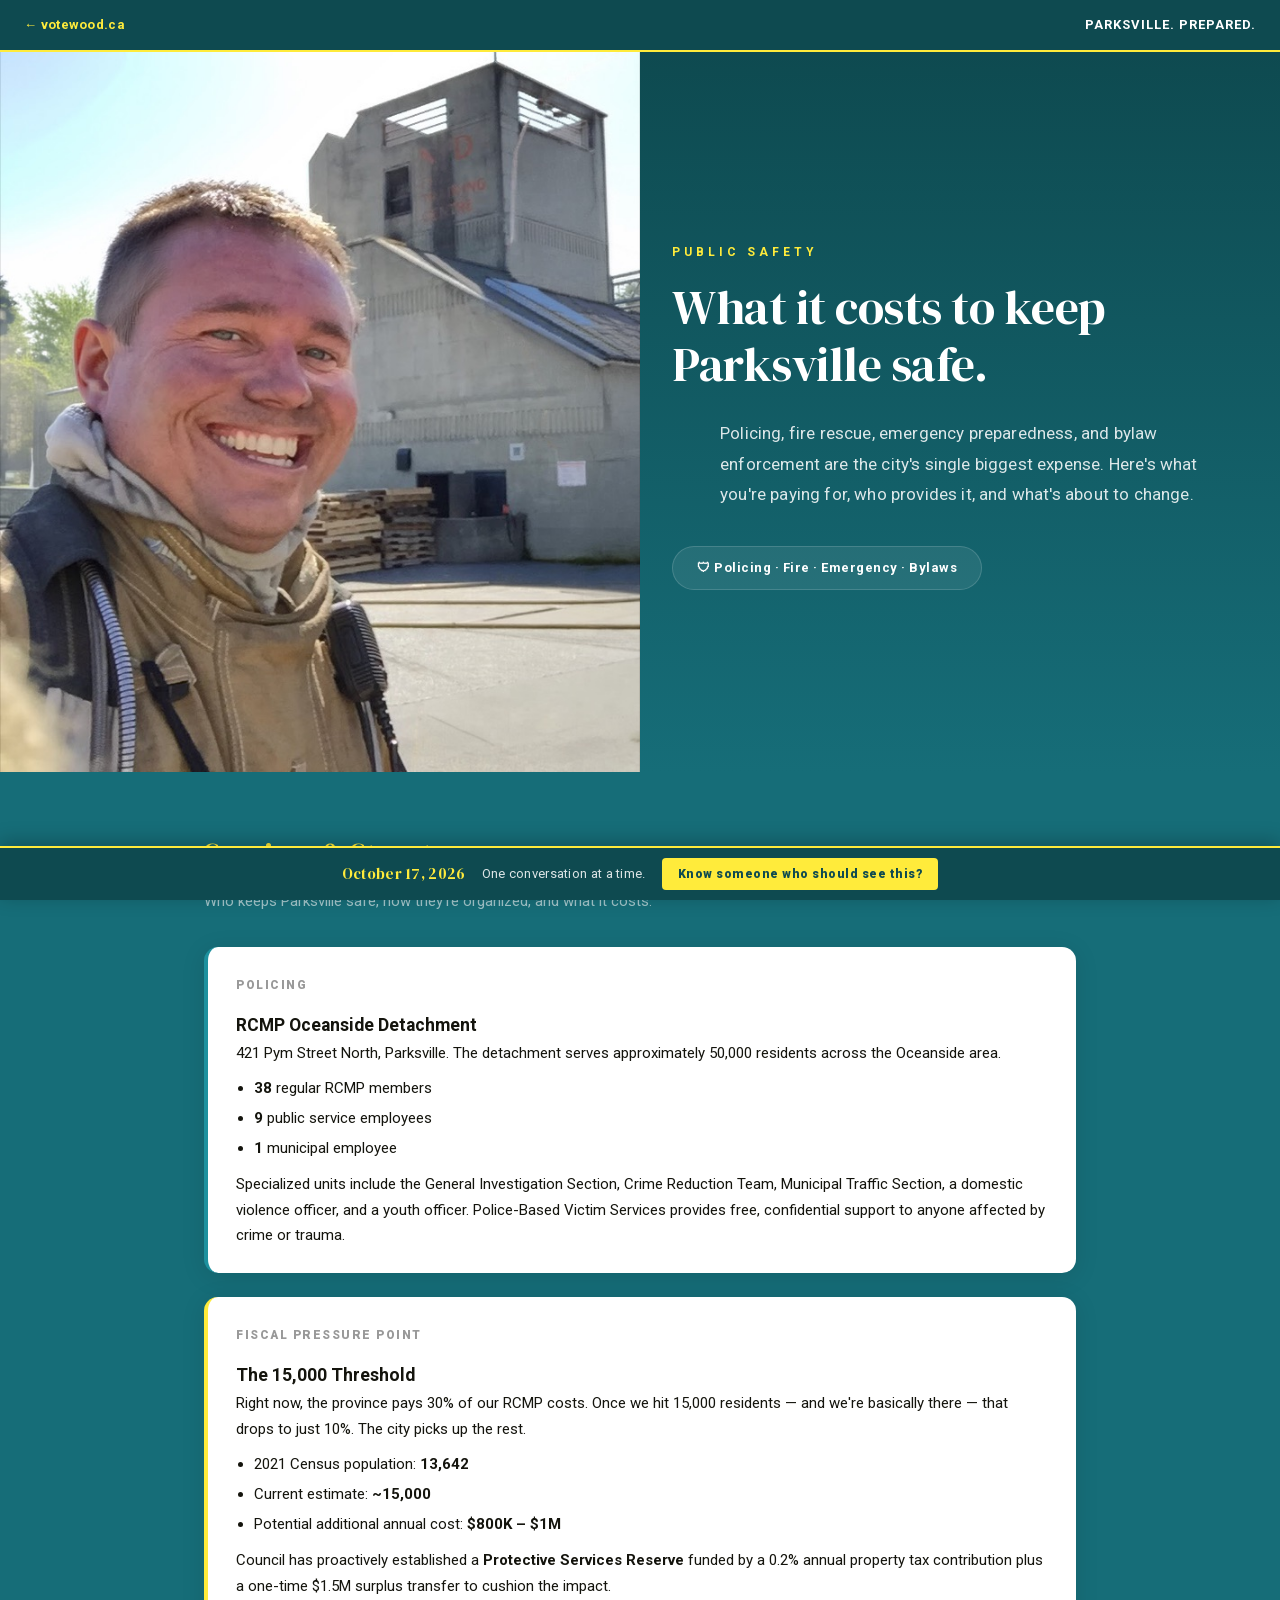
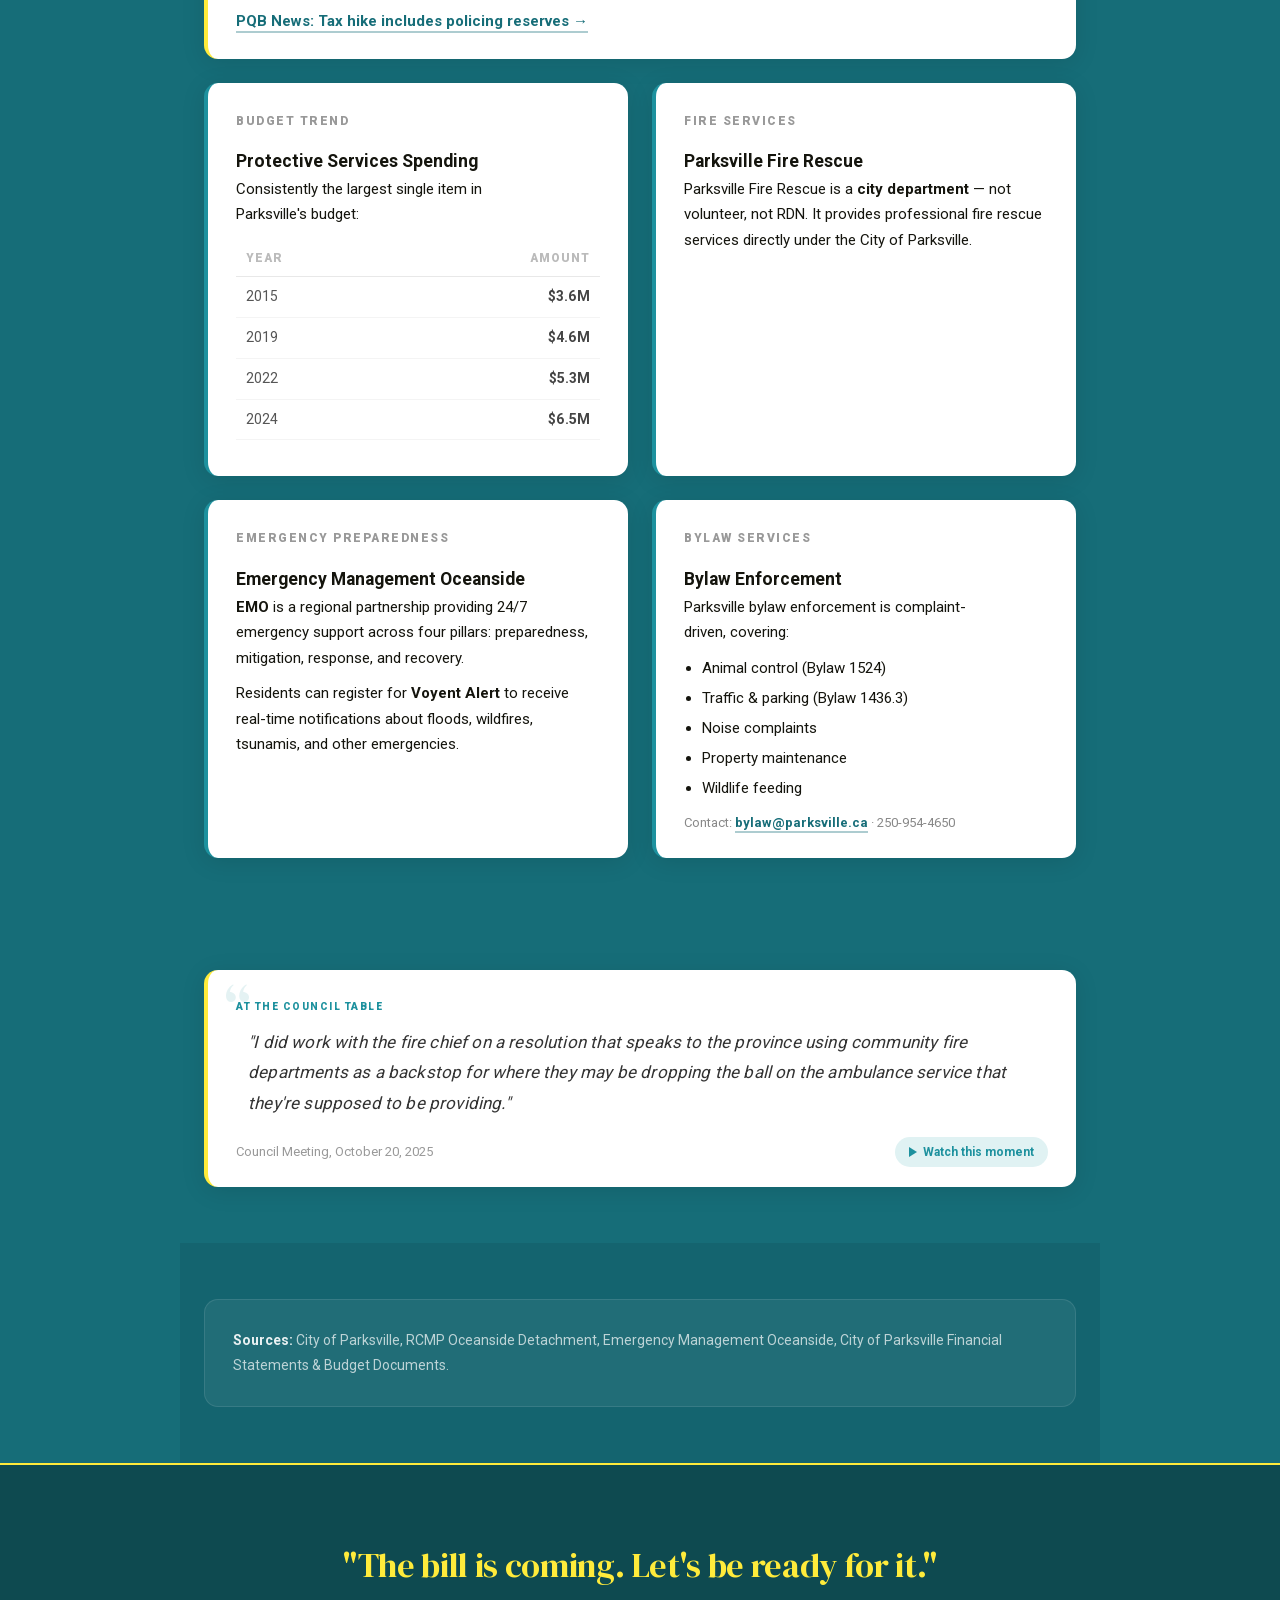
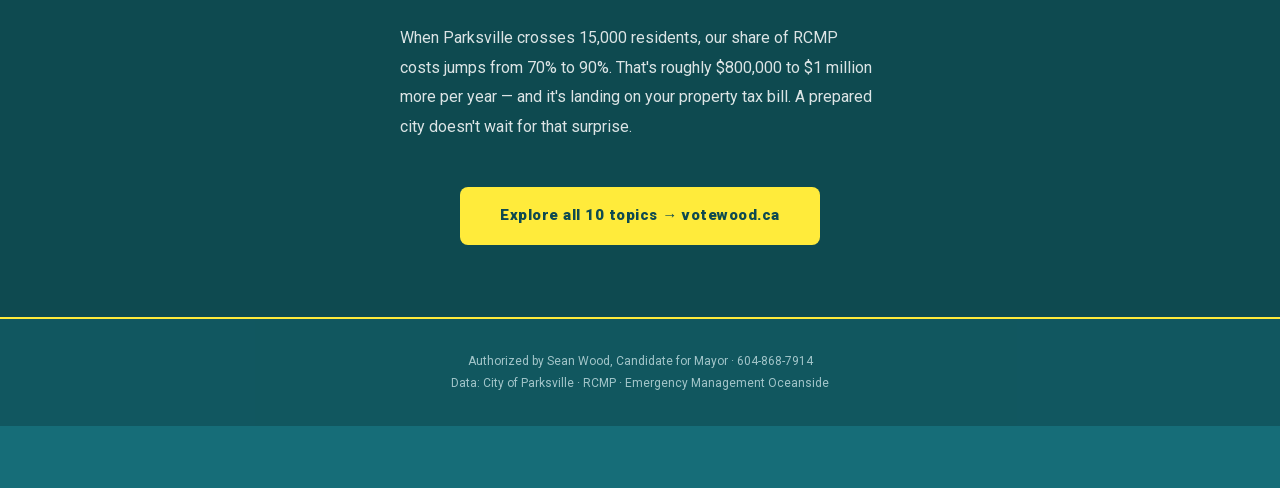
<file: safety/index.html>
<!DOCTYPE html>
<html lang="en">
<head>
<meta charset="UTF-8">
<meta name="viewport" content="width=device-width, initial-scale=1.0">
<title>Public Safety | Parksville. Prepared.</title>
<meta name="description" content="RCMP staffing, fire rescue, emergency management, and protective services spending — what keeps Parksville safe and what it costs.">
    <link rel="stylesheet" href="/style.css?v=13">
</head>
<body>

<header class="header">
  <a href="https://votewood.ca">&larr; votewood.ca</a>
  <span class="header-right">PARKSVILLE. PREPARED.</span>
</header>

<div class="hero-split">
  <img class="hero-photo" src="/photos/sean-firefighter.jpg" alt="Sean Wood in firefighter gear at training tower" loading="eager" style="object-position: center 20%;">
  <div class="hero">
    <div class="hero-eyebrow">Public Safety</div>
    <h1>What it costs to keep Parksville safe.</h1>
    <p class="hero-sub">Policing, fire rescue, emergency preparedness, and bylaw enforcement are the city's single biggest expense. Here's what you're paying for, who provides it, and what's about to change.</p>
    <div class="hero-badge">&#128737; Policing &middot; Fire &middot; Emergency &middot; Bylaws</div>
  </div>
</div>

<!-- Content Cards -->
<div class="section">
  <h2 class="section-title">Services &amp; Structure</h2>
  <p class="section-subtitle">Who keeps Parksville safe, how they're organized, and what it costs.</p>

  <div class="card-grid">

    <!-- 1. RCMP Oceanside Detachment -->
    <div class="card card-full">
      <div class="card-label">Policing</div>
      <h3>RCMP Oceanside Detachment</h3>
      <p>421 Pym Street North, Parksville. The detachment serves approximately 50,000 residents across the Oceanside area.</p>
      <ul>
        <li><strong>38</strong> regular RCMP members</li>
        <li><strong>9</strong> public service employees</li>
        <li><strong>1</strong> municipal employee</li>
      </ul>
      <p style="margin-top: 12px;">Specialized units include the General Investigation Section, Crime Reduction Team, Municipal Traffic Section, a domestic violence officer, and a youth officer. Police-Based Victim Services provides free, confidential support to anyone affected by crime or trauma.</p>
    </div>

    <!-- 2. The 15,000 Threshold -->
    <div class="card card-full card-accent-yellow">
      <div class="card-label">Fiscal Pressure Point</div>
      <h3>The 15,000 Threshold</h3>
      <p>Right now, the province pays 30% of our RCMP costs. Once we hit 15,000 residents &mdash; and we're basically there &mdash; that drops to just 10%. The city picks up the rest.</p>
      <ul>
        <li>2021 Census population: <strong>13,642</strong></li>
        <li>Current estimate: <strong>~15,000</strong></li>
        <li>Potential additional annual cost: <strong>$800K &ndash; $1M</strong></li>
      </ul>
      <p style="margin-top: 12px;">Council has proactively established a <strong>Protective Services Reserve</strong> funded by a 0.2% annual property tax contribution plus a one-time $1.5M surplus transfer to cushion the impact.</p>
      <div class="news-links">
        <a href="https://pqbnews.com/2025/12/23/difficult-decisions-made-as-parksville-council-approves-provisional-tax-hike/" target="_blank" rel="noopener">PQB News: Tax hike includes policing reserves &rarr;</a>
      </div>
    </div>

    <!-- 3. Protective Services Spending -->
    <div class="card">
      <div class="card-label">Budget Trend</div>
      <h3>Protective Services Spending</h3>
      <p>Consistently the largest single item in Parksville's budget:</p>
      <table class="data-table">
        <thead>
          <tr><th>Year</th><th>Amount</th></tr>
        </thead>
        <tbody>
          <tr><td>2015</td><td>$3.6M</td></tr>
          <tr><td>2019</td><td>$4.6M</td></tr>
          <tr><td>2022</td><td>$5.3M</td></tr>
          <tr><td>2024</td><td>$6.5M</td></tr>
        </tbody>
      </table>
    </div>

    <!-- 4. Fire Rescue -->
    <div class="card">
      <div class="card-label">Fire Services</div>
      <h3>Parksville Fire Rescue</h3>
      <p>Parksville Fire Rescue is a <strong>city department</strong> &mdash; not volunteer, not RDN. It provides professional fire rescue services directly under the City of Parksville.</p>
    </div>

    <!-- 5. Emergency Management -->
    <div class="card">
      <div class="card-label">Emergency Preparedness</div>
      <h3>Emergency Management Oceanside</h3>
      <p><strong>EMO</strong> is a regional partnership providing 24/7 emergency support across four pillars: preparedness, mitigation, response, and recovery.</p>
      <p style="margin-top: 10px;">Residents can register for <strong>Voyent Alert</strong> to receive real-time notifications about floods, wildfires, tsunamis, and other emergencies.</p>
    </div>

    <!-- 6. Bylaw Enforcement -->
    <div class="card">
      <div class="card-label">Bylaw Services</div>
      <h3>Bylaw Enforcement</h3>
      <p>Parksville bylaw enforcement is complaint-driven, covering:</p>
      <ul>
        <li>Animal control (Bylaw 1524)</li>
        <li>Traffic &amp; parking (Bylaw 1436.3)</li>
        <li>Noise complaints</li>
        <li>Property maintenance</li>
        <li>Wildlife feeding</li>
      </ul>
      <p style="margin-top: 10px; font-size: 13px; color: #888;">Contact: <a href="mailto:bylaw@parksville.ca" style="color: var(--teal);">bylaw@parksville.ca</a> &middot; 250-954-4650</p>
    </div>

  </div>
</div>

<!-- Council Quote -->
<section class="section">
  <div class="quote-card">
    <div class="quote-label">At the Council Table</div>
    <div class="quote-text">"I did work with the fire chief on a resolution that speaks to the province using community fire departments as a backstop for where they may be dropping the ball on the ambulance service that they're supposed to be providing."</div>
    <div class="quote-source">
      <span class="quote-attribution">Council Meeting, October 20, 2025</span>
      <a href="https://www.youtube.com/watch?v=EV0dJt1TWcE&t=6677s" target="_blank" class="quote-watch">Watch this moment</a>
    </div>
  </div>
</section>

<!-- Sources -->
<div class="section section-alt">
  <div class="source-card">
    <strong>Sources:</strong> City of Parksville, RCMP Oceanside Detachment, Emergency Management Oceanside, City of Parksville Financial Statements &amp; Budget Documents.
  </div>
</div>

<!-- Narrative -->
<div class="narrative">
  <h2>"The bill is coming. Let's be ready for it."</h2>
  <p>When Parksville crosses 15,000 residents, our share of RCMP costs jumps from 70% to 90%. That's roughly $800,000 to $1 million more per year &mdash; and it's landing on your property tax bill. A prepared city doesn't wait for that surprise.</p>
  <a href="https://votewood.ca" class="cta-btn">Explore all 10 topics &rarr; votewood.ca</a>
</div>

<footer class="footer">
  Authorized by Sean Wood, Candidate for Mayor &middot; 604-868-7914<br>
  Data: City of Parksville &middot; RCMP &middot; Emergency Management Oceanside
</footer>

<div class="vote-bar"><span class="vote-bar-date">October 17, 2026</span><span class="vote-bar-msg">One conversation at a time.</span><a href="/" class="vote-bar-cta">Know someone who should see this?</a></div>
</body>
</html>
</file>
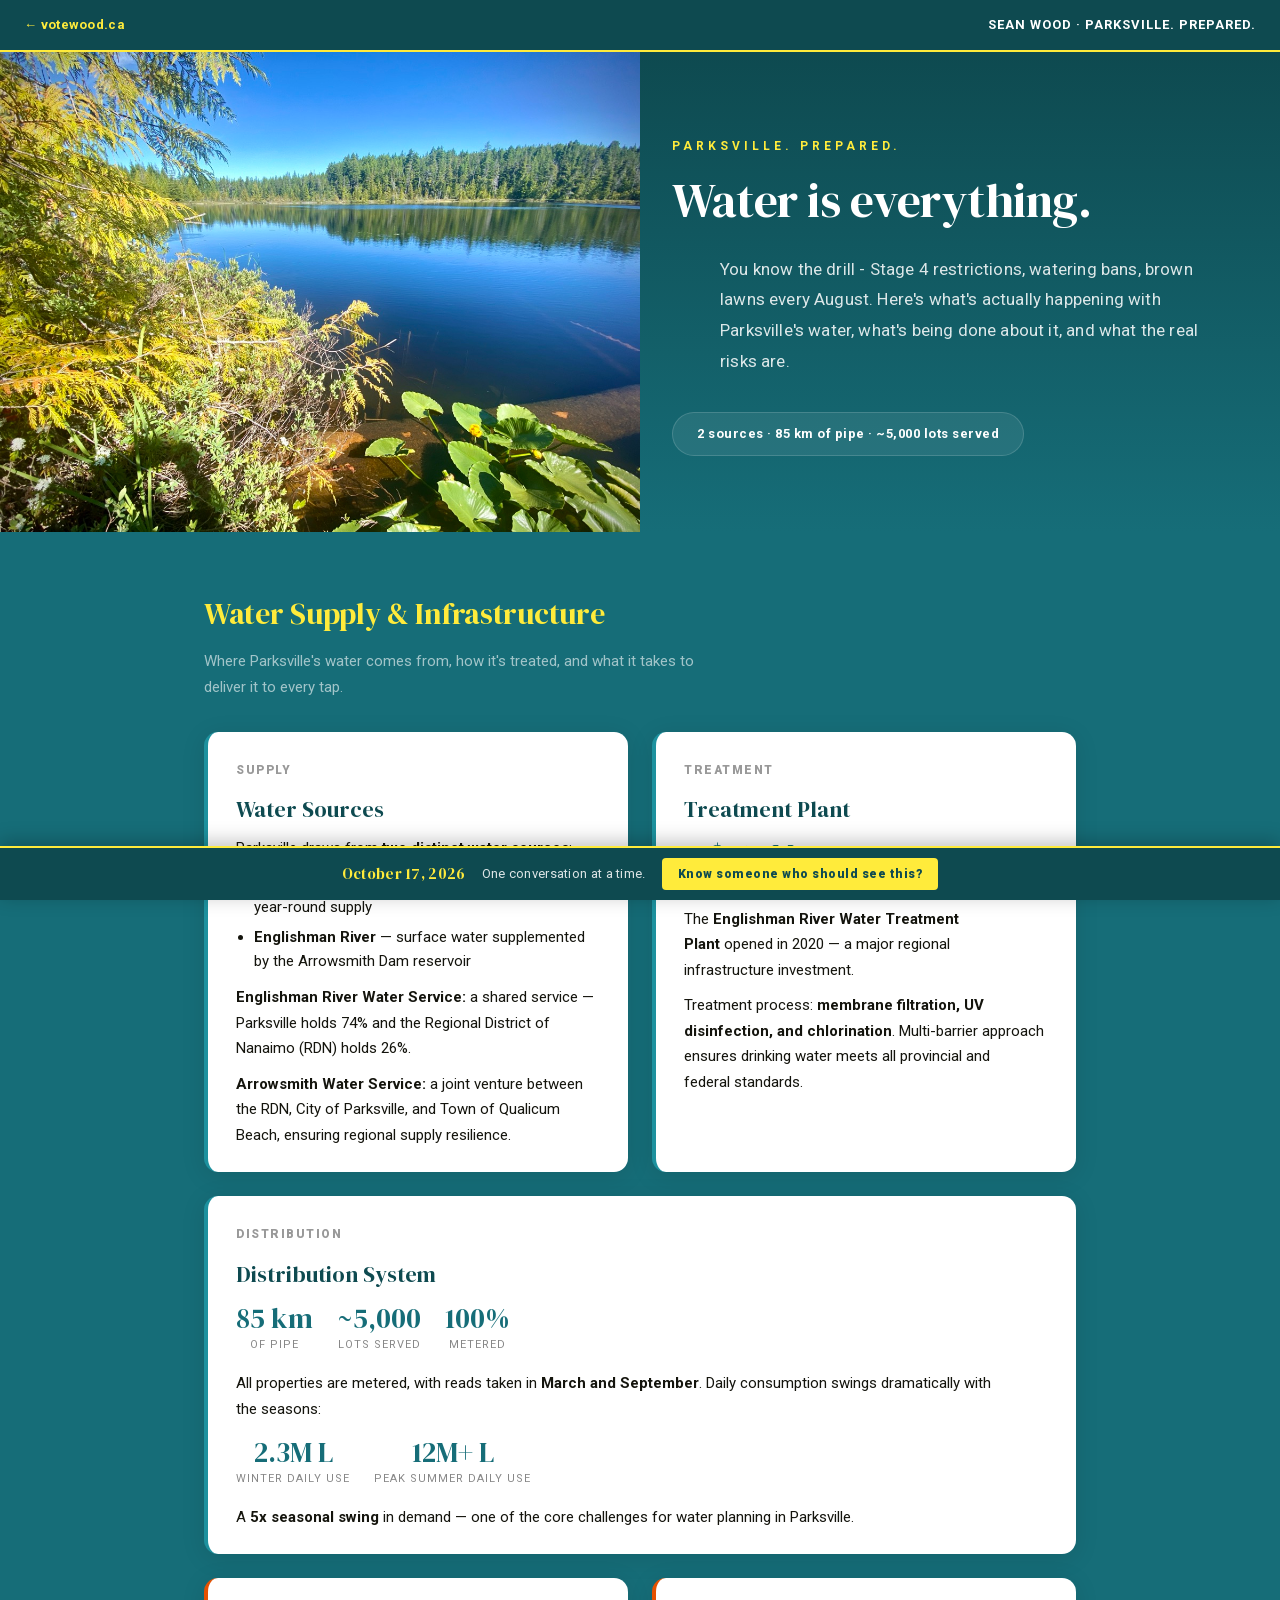
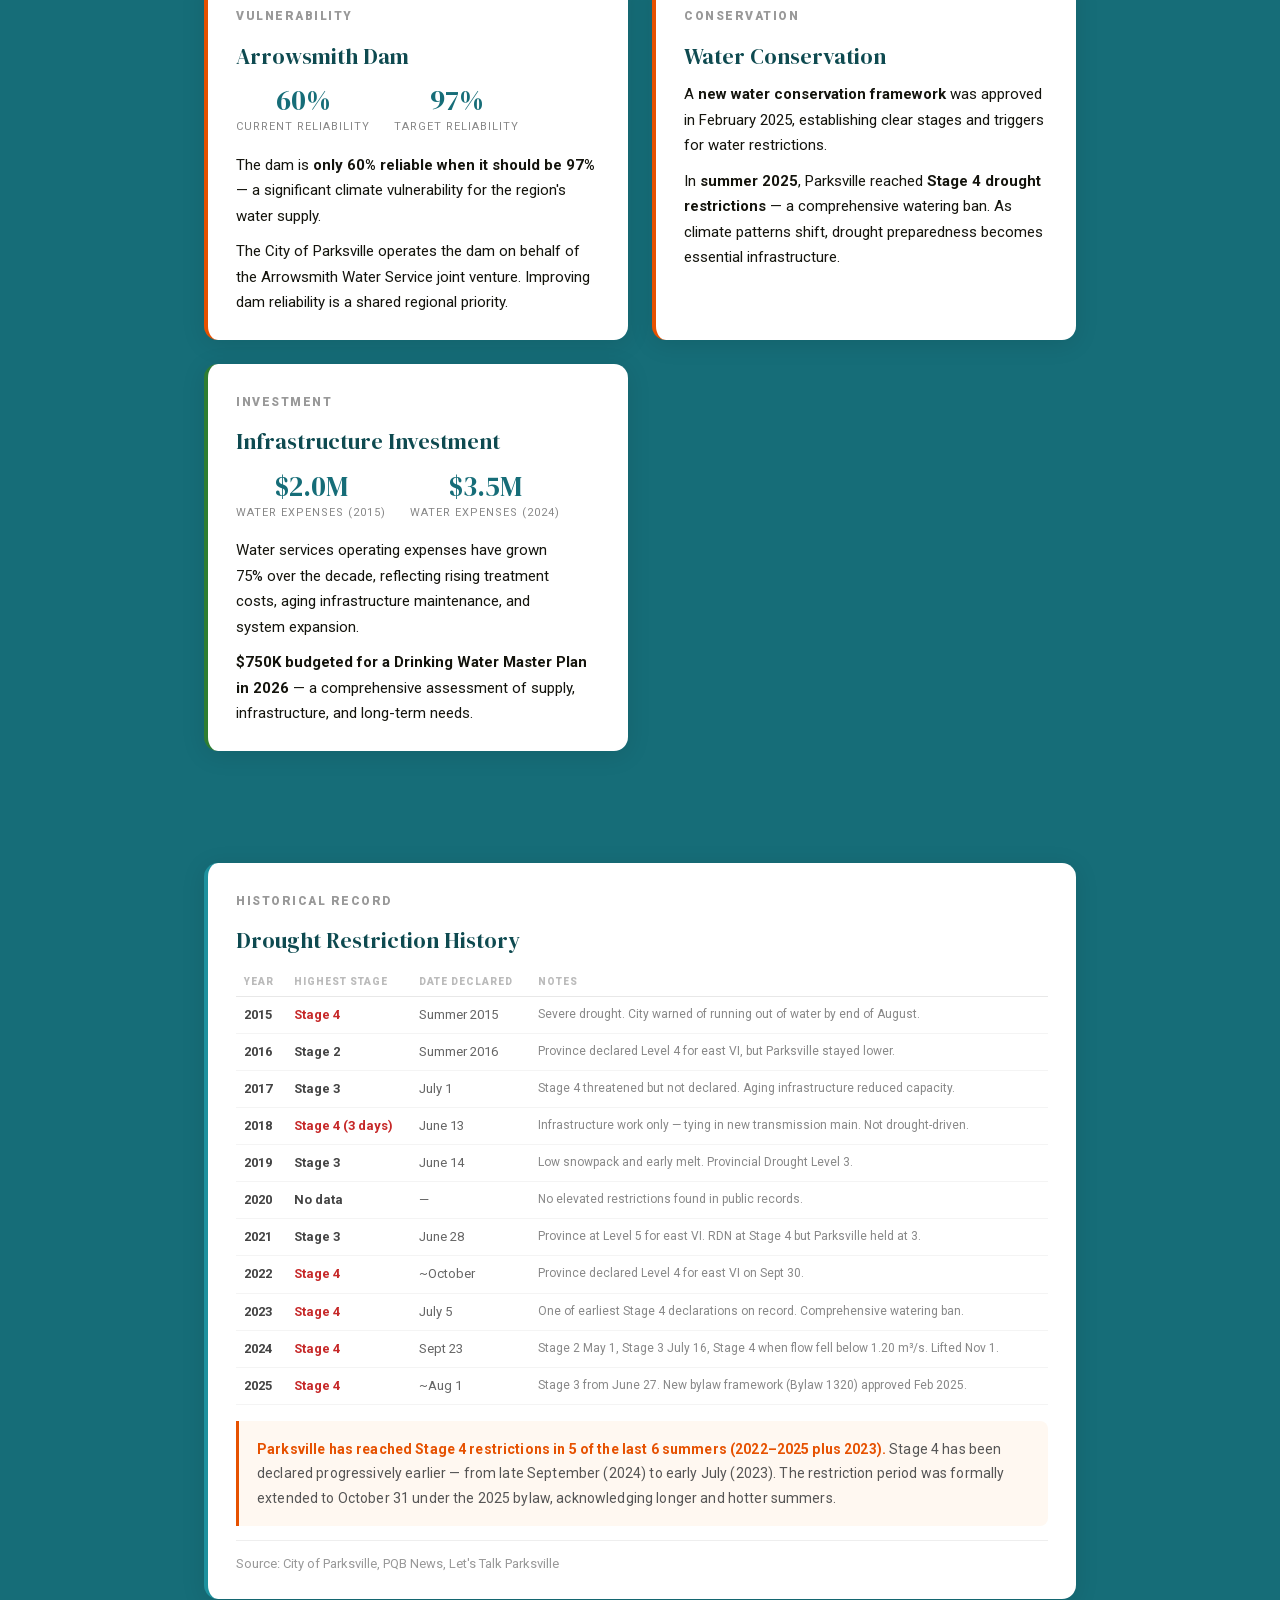
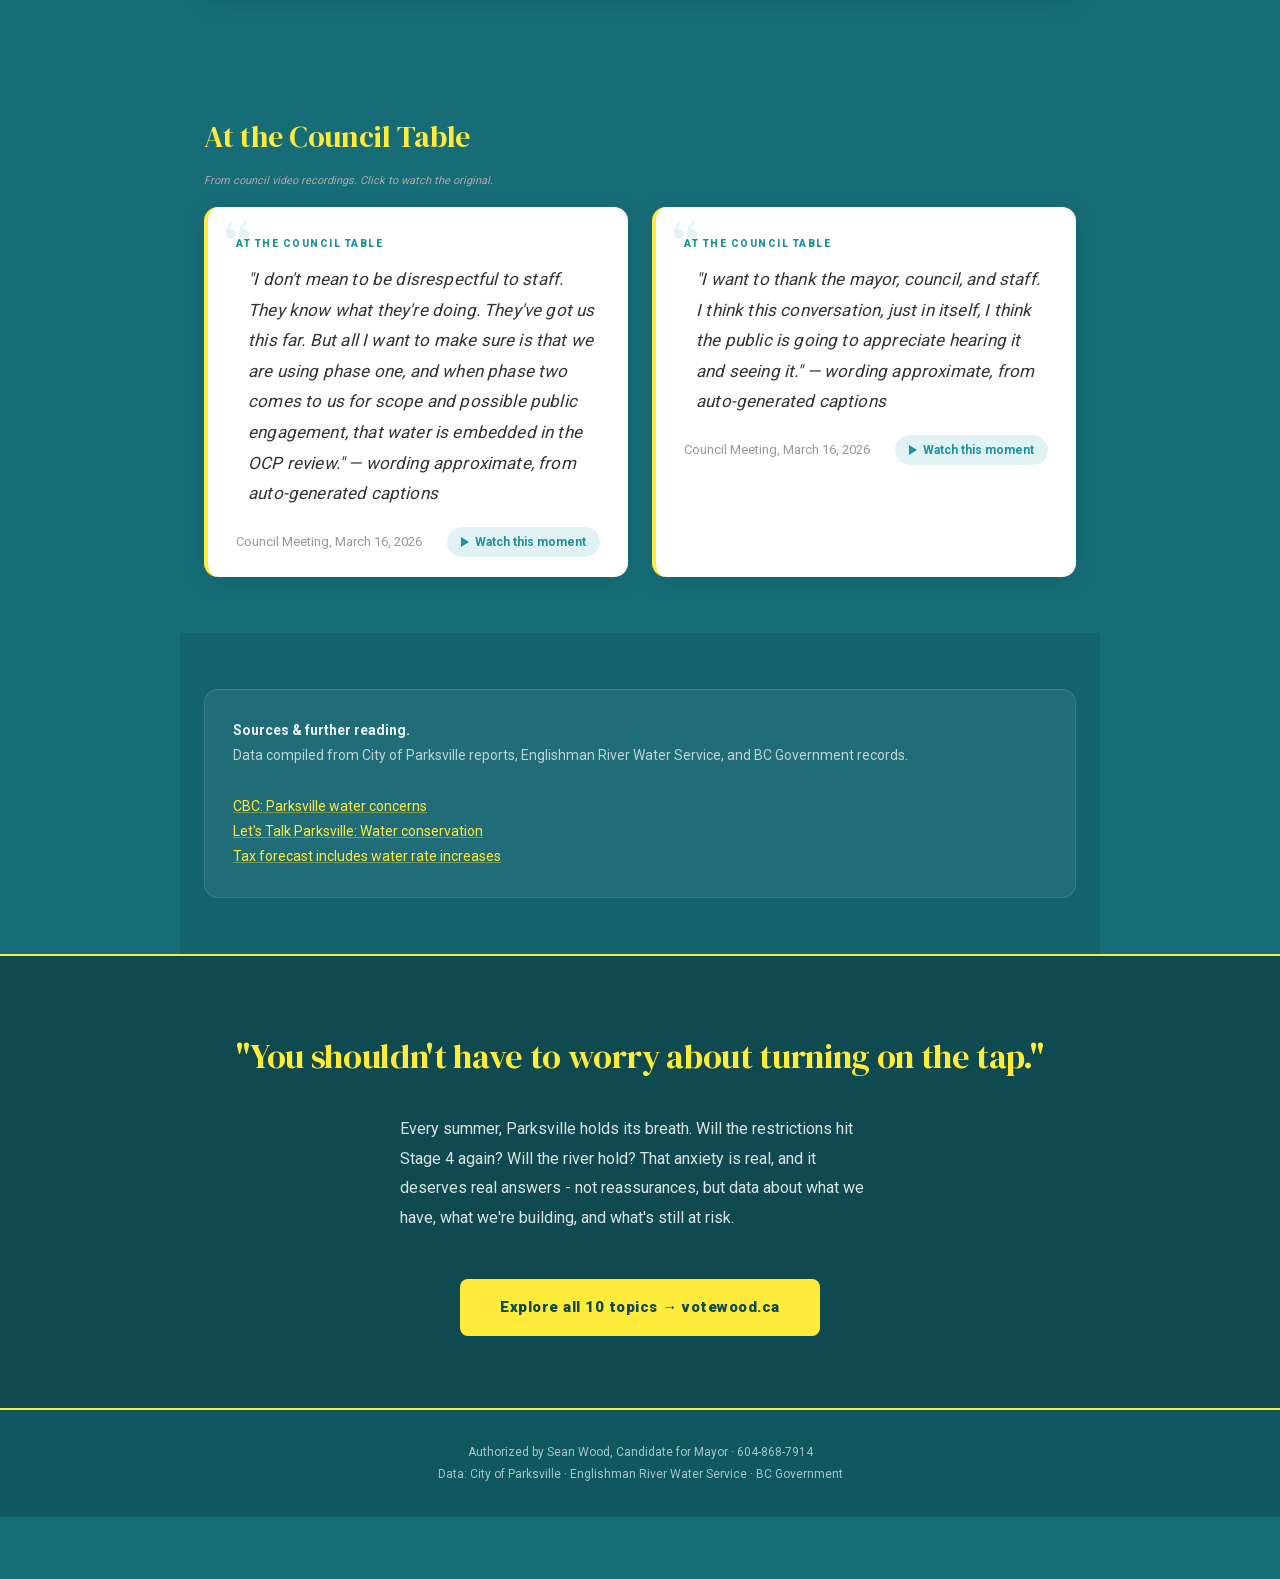
<file: water/index.html>
<!DOCTYPE html>
<html lang="en">
<head>
<meta charset="UTF-8">
<meta name="viewport" content="width=device-width, initial-scale=1.0">
<title>Water Security | Parksville. Prepared.</title>
<meta name="description" content="Parksville's water supply, infrastructure, and conservation — two sources, 85km of pipe, and the investment needed to keep it flowing.">
    <link rel="stylesheet" href="/style.css?v=13">
</head>
<body>

<header class="header">
  <a href="https://votewood.ca">&larr; votewood.ca</a>
  <div class="header-right">SEAN WOOD &middot; PARKSVILLE. PREPARED.</div>
</header>

<div class="hero-split">
  <img class="hero-photo" src="/photos/parksville-lake.jpg" alt="Parksville lake and forest" loading="eager">
  <div class="hero">
    <div class="hero-eyebrow">Parksville. Prepared.</div>
    <h1>Water is everything.</h1>
    <p class="hero-sub">You know the drill - Stage 4 restrictions, watering bans, brown lawns every August. Here's what's actually happening with Parksville's water, what's being done about it, and what the real risks are.</p>
    <div class="hero-badge">
      2 sources &middot; 85 km of pipe &middot; ~5,000 lots served
    </div>
  </div>
</div>

<!-- Water Content -->
<section class="section" id="section-water">
  <h2 class="section-title">Water Supply &amp; Infrastructure</h2>
  <p class="section-subtitle">Where Parksville's water comes from, how it's treated, and what it takes to deliver it to every tap.</p>
  <div class="card-grid">

    <!-- Card 1: Water Sources -->
    <div class="card">
      <div class="card-label">Supply</div>
      <div class="card-title">Water Sources</div>
      <p>Parksville draws from <strong>two distinct water sources</strong>:</p>
      <ul>
        <li><strong>18 deep groundwater wells</strong> — the city's primary year-round supply</li>
        <li><strong>Englishman River</strong> — surface water supplemented by the Arrowsmith Dam reservoir</li>
      </ul>
      <p><strong>Englishman River Water Service:</strong> a shared service — Parksville holds 74% and the Regional District of Nanaimo (RDN) holds 26%.</p>
      <p><strong>Arrowsmith Water Service:</strong> a joint venture between the RDN, City of Parksville, and Town of Qualicum Beach, ensuring regional supply resilience.</p>
    </div>

    <!-- Card 2: Treatment Plant -->
    <div class="card">
      <div class="card-label">Treatment</div>
      <div class="card-title">Treatment Plant</div>
      <div class="stat-row">
        <div class="stat-item">
          <div class="stat-value">$41.7M</div>
          <div class="stat-label">Capital Investment</div>
        </div>
      </div>
      <p>The <strong>Englishman River Water Treatment Plant</strong> opened in 2020 — a major regional infrastructure investment.</p>
      <p>Treatment process: <strong>membrane filtration, UV disinfection, and chlorination</strong>. Multi-barrier approach ensures drinking water meets all provincial and federal standards.</p>
    </div>

    <!-- Card 3: Distribution System -->
    <div class="card card-full">
      <div class="card-label">Distribution</div>
      <div class="card-title">Distribution System</div>
      <div class="stat-row">
        <div class="stat-item">
          <div class="stat-value">85 km</div>
          <div class="stat-label">of pipe</div>
        </div>
        <div class="stat-item">
          <div class="stat-value">~5,000</div>
          <div class="stat-label">lots served</div>
        </div>
        <div class="stat-item">
          <div class="stat-value">100%</div>
          <div class="stat-label">metered</div>
        </div>
      </div>
      <p>All properties are metered, with reads taken in <strong>March and September</strong>. Daily consumption swings dramatically with the seasons:</p>
      <div class="stat-row">
        <div class="stat-item">
          <div class="stat-value">2.3M L</div>
          <div class="stat-label">Winter daily use</div>
        </div>
        <div class="stat-item">
          <div class="stat-value">12M+ L</div>
          <div class="stat-label">Peak summer daily use</div>
        </div>
      </div>
      <p>A <strong>5x seasonal swing</strong> in demand — one of the core challenges for water planning in Parksville.</p>
    </div>

    <!-- Card 4: Arrowsmith Dam -->
    <div class="card card-accent-amber">
      <div class="card-label">Vulnerability</div>
      <div class="card-title">Arrowsmith Dam</div>
      <div class="stat-row">
        <div class="stat-item">
          <div class="stat-value">60%</div>
          <div class="stat-label">Current reliability</div>
        </div>
        <div class="stat-item">
          <div class="stat-value">97%</div>
          <div class="stat-label">Target reliability</div>
        </div>
      </div>
      <p>The dam is <strong>only 60% reliable when it should be 97%</strong> — a significant climate vulnerability for the region's water supply.</p>
      <p>The City of Parksville operates the dam on behalf of the Arrowsmith Water Service joint venture. Improving dam reliability is a shared regional priority.</p>
    </div>

    <!-- Card 5: Conservation -->
    <div class="card card-accent-amber">
      <div class="card-label">Conservation</div>
      <div class="card-title">Water Conservation</div>
      <p>A <strong>new water conservation framework</strong> was approved in February 2025, establishing clear stages and triggers for water restrictions.</p>
      <p>In <strong>summer 2025</strong>, Parksville reached <strong>Stage 4 drought restrictions</strong> — a comprehensive watering ban. As climate patterns shift, drought preparedness becomes essential infrastructure.</p>
    </div>

    <!-- Card 6: Infrastructure Investment -->
    <div class="card card-accent-green">
      <div class="card-label">Investment</div>
      <div class="card-title">Infrastructure Investment</div>
      <div class="stat-row">
        <div class="stat-item">
          <div class="stat-value">$2.0M</div>
          <div class="stat-label">Water expenses (2015)</div>
        </div>
        <div class="stat-item">
          <div class="stat-value">$3.5M</div>
          <div class="stat-label">Water expenses (2024)</div>
        </div>
      </div>
      <p>Water services operating expenses have grown 75% over the decade, reflecting rising treatment costs, aging infrastructure maintenance, and system expansion.</p>
      <p><strong>$750K budgeted for a Drinking Water Master Plan in 2026</strong> — a comprehensive assessment of supply, infrastructure, and long-term needs.</p>
    </div>

  </div>
</section>

<!-- Drought Restriction History -->
<section class="section" id="section-drought">
  <style>
    .drought-table { width: 100%; border-collapse: collapse; font-size: 13px; margin: 12px 0; }
    .drought-table th {
      text-align: left; font-size: 10px; font-weight: 900;
      text-transform: uppercase; letter-spacing: 1px; color: #bbb;
      padding: 6px 8px; border-bottom: 1px solid #e8e8e8;
    }
    .drought-table td {
      padding: 7px 8px; border-bottom: 1px solid #f4f4f4; color: #666;
      vertical-align: top;
    }
    .drought-table td:first-child { font-weight: 700; color: #444; white-space: nowrap; }
    .drought-table td:nth-child(2) { font-weight: 700; color: #444; white-space: nowrap; }
    .drought-table tr.stage4 td:nth-child(2) { color: var(--red); }
    .drought-table td:last-child { font-size: 12px; color: #888; }
    .chart-notes-amber { border-left-color: var(--amber); background: #fff8f1; }
    .chart-notes-amber strong { color: var(--amber); }
  </style>
  <div class="card card-full">
    <div class="card-label">Historical Record</div>
    <div class="card-title">Drought Restriction History</div>
    <table class="drought-table">
      <thead>
        <tr>
          <th>Year</th>
          <th>Highest Stage</th>
          <th>Date Declared</th>
          <th>Notes</th>
        </tr>
      </thead>
      <tbody>
        <tr class="stage4">
          <td>2015</td>
          <td>Stage 4</td>
          <td>Summer 2015</td>
          <td>Severe drought. City warned of running out of water by end of August.</td>
        </tr>
        <tr>
          <td>2016</td>
          <td>Stage 2</td>
          <td>Summer 2016</td>
          <td>Province declared Level 4 for east VI, but Parksville stayed lower.</td>
        </tr>
        <tr>
          <td>2017</td>
          <td>Stage 3</td>
          <td>July 1</td>
          <td>Stage 4 threatened but not declared. Aging infrastructure reduced capacity.</td>
        </tr>
        <tr class="stage4">
          <td>2018</td>
          <td>Stage 4 (3 days)</td>
          <td>June 13</td>
          <td>Infrastructure work only — tying in new transmission main. Not drought-driven.</td>
        </tr>
        <tr>
          <td>2019</td>
          <td>Stage 3</td>
          <td>June 14</td>
          <td>Low snowpack and early melt. Provincial Drought Level 3.</td>
        </tr>
        <tr>
          <td>2020</td>
          <td>No data</td>
          <td>—</td>
          <td>No elevated restrictions found in public records.</td>
        </tr>
        <tr>
          <td>2021</td>
          <td>Stage 3</td>
          <td>June 28</td>
          <td>Province at Level 5 for east VI. RDN at Stage 4 but Parksville held at 3.</td>
        </tr>
        <tr class="stage4">
          <td>2022</td>
          <td>Stage 4</td>
          <td>~October</td>
          <td>Province declared Level 4 for east VI on Sept 30.</td>
        </tr>
        <tr class="stage4">
          <td>2023</td>
          <td>Stage 4</td>
          <td>July 5</td>
          <td>One of earliest Stage 4 declarations on record. Comprehensive watering ban.</td>
        </tr>
        <tr class="stage4">
          <td>2024</td>
          <td>Stage 4</td>
          <td>Sept 23</td>
          <td>Stage 2 May 1, Stage 3 July 16, Stage 4 when flow fell below 1.20 m³/s. Lifted Nov 1.</td>
        </tr>
        <tr class="stage4">
          <td>2025</td>
          <td>Stage 4</td>
          <td>~Aug 1</td>
          <td>Stage 3 from June 27. New bylaw framework (Bylaw 1320) approved Feb 2025.</td>
        </tr>
      </tbody>
    </table>
    <div class="chart-notes chart-notes-amber">
      <strong>Parksville has reached Stage 4 restrictions in 5 of the last 6 summers (2022–2025 plus 2023).</strong> Stage 4 has been declared progressively earlier — from late September (2024) to early July (2023). The restriction period was formally extended to October 31 under the 2025 bylaw, acknowledging longer and hotter summers.
    </div>
    <div class="card-meta">Source: City of Parksville, PQB News, Let's Talk Parksville</div>
  </div>
</section>

<!-- Council Quotes -->
<section class="section">
  <h2 class="section-title">At the Council Table</h2>
  <p style="font-size:11px;color:#aaa;font-style:italic;margin-bottom:16px;">From council video recordings. Click to watch the original.</p>
  <div class="card-grid">
    <div class="quote-card">
      <div class="quote-label">At the Council Table</div>
      <div class="quote-text">"I don't mean to be disrespectful to staff. They know what they're doing. They've got us this far. But all I want to make sure is that we are using phase one, and when phase two comes to us for scope and possible public engagement, that water is embedded in the OCP review." — wording approximate, from auto-generated captions</div>
      <div class="quote-source">
        <span class="quote-attribution">Council Meeting, March 16, 2026</span>
        <a href="https://www.youtube.com/watch?v=LKDAJsRNrJ4&t=9158s" target="_blank" class="quote-watch">Watch this moment</a>
      </div>
    </div>
    <div class="quote-card">
      <div class="quote-label">At the Council Table</div>
      <div class="quote-text">"I want to thank the mayor, council, and staff. I think this conversation, just in itself, I think the public is going to appreciate hearing it and seeing it." — wording approximate, from auto-generated captions</div>
      <div class="quote-source">
        <span class="quote-attribution">Council Meeting, March 16, 2026</span>
        <a href="https://www.youtube.com/watch?v=LKDAJsRNrJ4&t=11383s" target="_blank" class="quote-watch">Watch this moment</a>
      </div>
    </div>
  </div>
</section>

<!-- News & Sources -->
<section class="section section-alt">
  <div class="source-card">
    <strong>Sources &amp; further reading.</strong><br>
    Data compiled from City of Parksville reports, Englishman River Water Service, and BC Government records.<br><br>
    <a href="https://www.cbc.ca/news/canada/british-columbia/parksville-more-homes-drought-9.7132176" target="_blank">CBC: Parksville water concerns</a><br>
    <a href="https://letstalkparksville.ca/water-conservation" target="_blank">Let's Talk Parksville: Water conservation</a><br>
    <a href="https://pqbnews.com/2025/12/05/property-tax-rate-increase-of-6-8-per-cent-forecast-for-parksville-taxpayers/" target="_blank">Tax forecast includes water rate increases</a>
  </div>
</section>

<!-- Narrative -->
<div class="narrative">
  <h2>"You shouldn't have to worry about turning on the tap."</h2>
  <p>Every summer, Parksville holds its breath. Will the restrictions hit Stage 4 again? Will the river hold? That anxiety is real, and it deserves real answers - not reassurances, but data about what we have, what we're building, and what's still at risk.</p>
  <a href="https://votewood.ca" class="cta-btn">Explore all 10 topics &rarr; votewood.ca</a>
</div>

<footer class="footer">
  Authorized by Sean Wood, Candidate for Mayor &middot; 604-868-7914<br>
  Data: City of Parksville &middot; Englishman River Water Service &middot; BC Government
</footer>

<div class="vote-bar"><span class="vote-bar-date">October 17, 2026</span><span class="vote-bar-msg">One conversation at a time.</span><a href="/" class="vote-bar-cta">Know someone who should see this?</a></div>
</body>
</html>
</file>
<file: style.css>
/* votewood.ca — Shared Design System */

/* Self-hosted fonts — eliminates 2 DNS lookups + 1 CSS request vs Google Fonts */
@font-face {
  font-family: 'DM Serif Display';
  font-style: normal;
  font-weight: 400;
  font-display: swap;
  src: url('/fonts/dm-serif-display.woff2') format('woff2');
}
@font-face {
  font-family: 'Roboto';
  font-style: normal;
  font-weight: 400 900;
  font-display: swap;
  src: url('/fonts/roboto-variable.woff2') format('woff2');
}

*, *::before, *::after { box-sizing: border-box; margin: 0; padding: 0; }

:root {
  --teal: #1D919E;
  --teal-dark: #166d78;
  --teal-deep: #0e4a50;
  --yellow: #FFEB3B;
  --white: #FFFFFF;
  --card-bg: #ffffff;
  --card-text: #14140D;
  --radius: 14px;
  --shadow: 0 4px 24px rgba(0,0,0,0.10);
  --green: #2e7d32;
  --amber: #e65100;
  --red: #c62828;
  --serif: 'DM Serif Display', Georgia, serif;
  --sans: 'Roboto', -apple-system, sans-serif;
}

body {
  font-family: var(--sans);
  background: var(--teal-dark);
  color: var(--white);
  font-size: 17px;
  line-height: 1.7;
  -webkit-font-smoothing: antialiased;
  text-rendering: optimizeLegibility;
}

a { color: var(--yellow); }

/* Links inside white cards — teal with underline for visibility */
.card a:not(.cta-btn):not(.video-card):not(.topic-card):not(.donate-btn),
.chart-card a,
.chart-notes a,
.chart-notes-links a,
.card-links a,
.card-meta a,
.data-table a,
.grant-table a {
  color: var(--teal-dark) !important;  /* #166d78 — WCAG AA on white (4.7:1) */
  font-weight: 700;
  text-decoration: none !important;
  border-bottom: 2px solid rgba(22,109,120,0.35) !important;
  padding-bottom: 1px;
  transition: border-color 0.15s, color 0.15s;
}
.card a:not(.cta-btn):not(.video-card):not(.topic-card):not(.donate-btn):hover,
.chart-card a:hover,
.chart-notes a:hover,
.card-links a:hover,
.data-table a:hover,
.grant-table a:hover {
  color: #0a4a52 !important;  /* darker on hover */
  border-bottom-color: #0a4a52 !important;
}
.card a:not(.cta-btn):not(.video-card):not(.topic-card):not(.donate-btn):focus-visible,
.chart-card a:focus-visible,
.chart-notes a:focus-visible {
  outline: 2px solid var(--teal);
  outline-offset: 2px;
  border-radius: 2px;
}
.card a:not(.cta-btn):not(.video-card):not(.topic-card):not(.donate-btn):visited,
.chart-card a:visited,
.chart-notes a:visited,
.card-links a:visited,
.data-table a:visited,
.grant-table a:visited {
  color: #5d3b6e !important;  /* readable purple — distinguishes visited */
  border-bottom-color: rgba(93,59,110,0.25) !important;
}
/* Source cards on dark backgrounds keep yellow */
.source-card a { color: var(--yellow) !important; text-decoration-color: rgba(255,235,59,0.35) !important; }
.source-card a:visited { color: #ddd07a !important; }
.source-card a:hover { text-decoration-color: var(--yellow) !important; }

/* Header */
.header {
  background: var(--teal-deep);
  border-bottom: 2px solid var(--yellow);
  padding: 14px 24px;
  display: flex;
  justify-content: space-between;
  align-items: center;
  font-size: 13px;
  letter-spacing: 0.3px;
}
.header a { color: var(--yellow); text-decoration: none; font-weight: 700; }
.header-right { font-weight: 700; letter-spacing: 1px; }
.header-name { font-weight: 900; letter-spacing: 1.5px; font-size: 14px; }
.header-contact { font-size: 12px; opacity: 0.7; }
.header-contact a { color: var(--yellow); text-decoration: none; }

/* Split hero — photo left, text right on desktop; stacked on mobile */
.hero-split {
  display: flex; min-height: 420px;
}
.hero-photo {
  width: 50%; object-fit: cover; display: block;
}
.hero {
  text-align: center;
  padding: 56px 32px 48px;
  background: linear-gradient(180deg, var(--teal-deep) 0%, var(--teal-dark) 100%);
  display: flex; flex-direction: column; justify-content: center; align-items: center;
}
/* When inside split, hero takes remaining 50% */
.hero-split .hero { width: 50%; text-align: left; align-items: flex-start; }
/* Homepage has no photo — full-width hero */
.hero-no-photo {
  padding-top: 72px; padding-bottom: 56px;
  text-align: center; align-items: center;
}
@media (max-width: 768px) {
  .hero-split { flex-direction: column; min-height: auto; }
  .hero-photo { width: 100%; height: 280px; }
  .hero-split .hero { width: 100%; text-align: left; align-items: flex-start; }
}

.hero-eyebrow {
  font-family: var(--sans);
  font-size: 12px; font-weight: 700; letter-spacing: 4px;
  text-transform: uppercase; color: var(--yellow); margin-bottom: 16px;
}
.hero h1 {
  font-family: var(--serif);
  font-size: clamp(32px, 5.5vw, 48px); font-weight: 400;
  margin-bottom: 24px; line-height: 1.2;
  letter-spacing: -0.01em;
}
.hero-sub {
  max-width: 480px; margin: 0 auto 36px; font-size: 17px;
  opacity: 0.85; line-height: 1.8;
  letter-spacing: 0.01em;
  text-align: left;
  text-wrap: pretty;
}
.hero-badge {
  display: inline-flex; align-items: center; gap: 10px;
  background: rgba(255,255,255,0.08); border: 1px solid rgba(255,255,255,0.15);
  border-radius: 24px; padding: 10px 24px; font-size: 13px; font-weight: 700;
  letter-spacing: 0.5px;
}

/* Sections */
.section {
  padding: 56px 24px; max-width: 920px; margin: 0 auto;
}
.section-alt {
  background: rgba(0,0,0,0.08);
}
.section-title {
  font-family: var(--serif);
  font-size: 30px; font-weight: 400; color: var(--yellow);
  margin-bottom: 10px; letter-spacing: -0.01em;
}
.section-subtitle {
  font-size: 15px; color: rgba(255,255,255,0.6); margin-bottom: 32px;
  max-width: 520px; line-height: 1.7; text-wrap: pretty;
}

/* Card grid */
.card-grid {
  display: grid;
  grid-template-columns: repeat(auto-fit, minmax(320px, 1fr));
  gap: 24px;
}
.card-full { grid-column: 1 / -1; }

/* Cards */
.card {
  background: var(--card-bg); color: var(--card-text);
  border-radius: var(--radius); padding: 28px 28px 24px;
  box-shadow: var(--shadow); position: relative;
  border-left: 4px solid var(--teal);
  transition: box-shadow 0.2s;
  font-size: 15px; line-height: 1.7;
  text-wrap: pretty;
}
.card:hover { box-shadow: 0 6px 32px rgba(0,0,0,0.15); }
.card p { margin-bottom: 10px; }
.card p:last-child { margin-bottom: 0; }
.card ul { margin: 8px 0 12px 18px; }
.card li { margin-bottom: 6px; line-height: 1.6; }

/* Accent colors */
.card-accent-green { border-left-color: var(--green); }
.card-accent-amber { border-left-color: var(--amber); }
.card-accent-red   { border-left-color: var(--red); }
.card-accent-yellow { border-left-color: var(--yellow); }
.card-accent-default { border-left-color: #ddd; }

/* Card label */
.card-label {
  font-size: 12px; font-weight: 900; text-transform: uppercase;
  letter-spacing: 1.5px; color: #999; margin-bottom: 16px;
}

/* Card hero stat */
.card-hero {
  display: flex; align-items: center; gap: 16px; margin-bottom: 16px;
}
.card-hero-value {
  font-family: var(--serif); font-size: 52px; color: var(--teal-dark);
  line-height: 1;
}
.card-hero-rank {
  display: flex; flex-direction: column; align-items: center;
  justify-content: center;
  min-width: 52px; height: 52px;
  border-radius: 50%; font-size: 14px; font-weight: 900;
  line-height: 1.1; text-align: center;
}
.rank-green { background: #e8f5e9; color: var(--green); }
.rank-amber { background: #fff3e0; color: var(--amber); }
.rank-red   { background: #ffebee; color: var(--red); }

.card-hero-context {
  font-size: 14px; color: #888; font-style: italic; margin-bottom: 20px;
}

/* Card title */
.card-title {
  font-family: var(--serif); font-size: 22px; color: var(--teal-deep);
  margin-bottom: 12px; line-height: 1.25;
}

/* Card detail text */
.card-detail {
  font-size: 15px; color: #555; margin-bottom: 6px; line-height: 1.7;
  text-wrap: pretty;
}

/* Card meta / source */
.card-meta {
  font-size: 13px; color: #999; margin-top: 14px;
  padding-top: 12px; border-top: 1px solid #eee;
}

/* Stat row (used for inline stats in cards) */
.stat-row {
  display: flex; flex-wrap: wrap; gap: 24px; margin: 16px 0;
}
.stat-item { text-align: center; }
.stat-value {
  font-family: var(--serif); font-size: 28px; color: var(--teal-dark);
  line-height: 1;
}
.stat-label {
  font-size: 11px; color: #888; text-transform: uppercase;
  letter-spacing: 1px; margin-top: 4px;
}

/* Pill badges */
.pill {
  display: inline-flex; align-items: center;
  padding: 4px 12px; border-radius: 12px;
  font-size: 12px; font-weight: 700; margin-right: 6px; margin-bottom: 4px;
}
.pill-teal { background: #e0f2f3; color: var(--teal-dark); }
.pill-green { background: #e8f5e9; color: var(--green); }
.pill-amber { background: #fff3e0; color: var(--amber); }
.pill-red { background: #ffebee; color: var(--red); }
.pill-grey { background: #f5f5f5; color: #757575; }

/* Data tables */
.data-table {
  width: 100%; border-collapse: collapse; font-size: 14px; margin: 12px 0;
}
.data-table th {
  text-align: left; font-size: 12px; font-weight: 900;
  text-transform: uppercase; letter-spacing: 1px; color: #bbb;
  padding: 8px 10px; border-bottom: 1px solid #e8e8e8;
}
.data-table th:last-child { text-align: right; }
.data-table td {
  padding: 8px 10px; border-bottom: 1px solid #f4f4f4; color: #555;
}
.data-table td:last-child {
  text-align: right; font-variant-numeric: tabular-nums; font-weight: 700;
  color: #444;
}
.data-table tr.highlight td {
  color: var(--teal-dark); font-weight: 900; background: #f0fafb;
}

/* Ranked table */
.rank-table {
  width: 100%; border-collapse: collapse; font-size: 14px;
}
.rank-table th {
  text-align: left; font-size: 12px; font-weight: 900;
  text-transform: uppercase; letter-spacing: 1px; color: #bbb;
  padding: 8px 10px; border-bottom: 1px solid #e8e8e8;
}
.rank-table th:last-child { text-align: right; }
.rank-table td {
  padding: 7px 8px; border-bottom: 1px solid #f4f4f4; color: #666;
}
.rank-table td:first-child {
  width: 28px; color: #ccc; font-size: 11px; text-align: center; font-weight: 700;
}
.rank-table td:last-child {
  text-align: right; font-variant-numeric: tabular-nums; font-weight: 700; color: #444;
}
.rank-table tr.rank-highlight td {
  color: var(--teal-dark); font-weight: 900; background: #f0fafb;
}
.rank-table tr.rank-highlight td:first-child {
  border-left: 3px solid var(--teal); color: var(--teal);
}
.rank-table tr.rank-row { cursor: pointer; transition: background 0.15s; }
.rank-table tr.rank-row:hover td { background: #f8f8f8; }
.rank-table tr.rank-highlight.rank-row:hover td { background: #e4f3f5; }
.rank-table td.rank-arrow {
  width: 20px; padding: 7px 4px; color: #ccc; font-size: 9px;
  text-align: center; user-select: none;
}
.rank-table tr.rank-highlight td.rank-arrow { color: var(--teal); }
.rank-detail { display: none; }
.rank-detail.open { display: table-row; }
.rank-detail td {
  padding: 10px 12px 14px 40px;
  font-size: 11px; color: #888; line-height: 1.7;
  border-bottom: 1px solid #eee; background: #fafafa;
}
.rank-highlight + .rank-detail td { background: #f0fafb; }

/* Chart cards */
.chart-card {
  background: var(--card-bg); color: var(--card-text);
  border-radius: var(--radius); padding: 28px;
  box-shadow: var(--shadow); border-left: 4px solid var(--teal);
}
.chart-card-label {
  font-size: 12px; font-weight: 900; text-transform: uppercase;
  letter-spacing: 1.5px; color: #999; margin-bottom: 4px;
}
.chart-card-hero {
  font-family: var(--serif); font-size: clamp(20px, 4vw, 28px); color: var(--teal-dark);
  margin-bottom: 4px; line-height: 1.2;
}
.chart-card-trend {
  font-size: 12px; font-weight: 700; margin-bottom: 16px;
}
.trend-up { color: var(--red); }
.trend-down-good { color: var(--green); }
.trend-up-good { color: var(--green); }
.trend-down { color: var(--red); }
.trend-flat { color: #999; }
.chart-svg { width: 100%; height: 180px; display: block; }
.chart-legend {
  display: flex; flex-wrap: wrap; gap: 16px;
  margin-top: 12px; font-size: 13px; color: #888;
}
.chart-legend-item { display: flex; align-items: center; gap: 6px; }
.chart-legend-swatch {
  width: 12px; height: 12px; border-radius: 3px; flex-shrink: 0;
}
.chart-source {
  font-size: 13px; color: #bbb; margin-top: 12px;
  padding-top: 10px; border-top: 1px solid #f0f0f0;
}

/* Chart annotations */
.chart-notes {
  margin-top: 16px; padding: 16px 18px;
  background: #f7fbfb; border-left: 3px solid var(--teal);
  border-radius: 0 8px 8px 0; font-size: 14px; color: #555; text-wrap: pretty;
  line-height: 1.75; letter-spacing: 0.01em;
}
.chart-notes strong { color: var(--teal-dark); }
.chart-notes-links {
  margin-top: 10px; padding-top: 8px; border-top: 1px solid #e8eeee;
  font-size: 13px;
}
.chart-notes-links a {
  color: var(--teal); text-decoration: none; margin-right: 12px;
  display: inline-block; margin-bottom: 4px;
}
.chart-notes-links a:hover { text-decoration: underline; }
.chart-notes-links .link-source {
  color: #bbb; font-size: 10px; font-style: italic;
}
.chart-notes .note-year {
  display: inline-block; background: var(--teal); color: white;
  font-size: 10px; font-weight: 900; padding: 1px 6px;
  border-radius: 3px; margin-right: 4px; vertical-align: 1px;
}

/* Narrative */
.narrative {
  background: var(--teal-deep);
  border-top: 2px solid var(--yellow);
  border-bottom: 2px solid var(--yellow);
  padding: 72px 24px; text-align: center;
}
.narrative h2 {
  font-family: var(--serif);
  color: var(--yellow); font-size: clamp(24px, 4vw, 34px);
  font-weight: 400; margin-bottom: 28px; letter-spacing: -0.01em;
}
.narrative p {
  max-width: 480px; margin: 0 auto 18px;
  font-size: 16px; opacity: 0.85; line-height: 1.85;
  text-align: left;
  text-wrap: pretty;
}
.cta-btn {
  display: inline-block; margin-top: 28px; padding: 16px 40px;
  background: var(--yellow); color: var(--teal-deep);
  font-weight: 900; font-size: 15px; text-decoration: none;
  border-radius: 8px; letter-spacing: 0.5px;
  transition: transform 0.15s, box-shadow 0.15s;
}
.cta-btn:hover { transform: translateY(-2px); box-shadow: 0 4px 16px rgba(0,0,0,0.2); }

/* Source card */
.source-card {
  background: rgba(255,255,255,0.06); border: 1px solid rgba(255,255,255,0.1);
  border-radius: var(--radius); padding: 28px; color: rgba(255,255,255,0.7);
  font-size: 14px; line-height: 1.8; text-wrap: pretty;
}
.source-card strong { color: rgba(255,255,255,0.9); }

/* Footer */
.footer {
  background: var(--teal-deep); padding: 32px 24px;
  text-align: center; font-size: 12px; opacity: 0.6; line-height: 1.8;
}

/* Stale state */
.card-stale-msg {
  text-align: center; font-size: 12px; color: #aaa;
  background: #f5f5f5; padding: 12px; border-radius: 8px; margin-top: 12px;
}

/* Homepage topic grid */
.topics { padding: 64px 24px; max-width: 1060px; margin: 0 auto; }
.topics-intro { text-align: center; margin-bottom: 48px; }
.topics-intro h2 {
  font-family: var(--serif); font-size: 28px; color: var(--yellow);
  font-weight: 400; margin-bottom: 12px;
}
.topics-intro p {
  max-width: 480px; margin: 0 auto; font-size: 15px;
  opacity: 0.7; line-height: 1.7; text-wrap: pretty;
}
.topic-grid {
  display: grid; grid-template-columns: repeat(auto-fit, minmax(280px, 1fr));
  gap: 20px;
}
.topic-card {
  background: #ffffff; color: #14140D; border-radius: var(--radius);
  padding: 28px 24px 24px; box-shadow: var(--shadow);
  text-decoration: none; display: block; position: relative;
  border-left: 4px solid var(--teal); transition: transform 0.15s, box-shadow 0.2s;
}
.topic-card:hover {
  transform: translateY(-3px); box-shadow: 0 8px 32px rgba(0,0,0,0.18);
}
.topic-icon { font-size: 28px; margin-bottom: 12px; display: block; }
.topic-name {
  font-family: var(--serif); font-size: 20px; color: var(--teal-deep);
  margin-bottom: 6px; line-height: 1.2;
}
.topic-stat {
  font-family: var(--serif); font-size: 32px; color: var(--teal);
  margin-bottom: 8px; line-height: 1;
}
.topic-desc {
  font-size: 15px; color: #555; line-height: 1.7; margin-bottom: 18px;
}
.topic-arrow {
  font-size: 13px; font-weight: 900; color: var(--teal);
  letter-spacing: 0.5px; text-transform: uppercase; font-size: 11px;
}

/* Video embeds */
.video-grid {
  display: grid; grid-template-columns: repeat(auto-fit, minmax(240px, 1fr));
  gap: 16px;
}
.video-card {
  display: block; text-decoration: none; color: var(--card-text);
  border-radius: 10px; overflow: hidden; background: #f8f8f8;
  transition: transform 0.15s, box-shadow 0.2s;
}
.video-card:hover { transform: translateY(-2px); box-shadow: 0 6px 24px rgba(0,0,0,0.15); }
.video-card-thumb {
  position: relative; width: 100%; padding-bottom: 56.25%;
  background: #111; overflow: hidden;
}
.video-card-thumb img {
  position: absolute; top: 0; left: 0; width: 100%; height: 100%;
  object-fit: cover;
}
.video-card-play {
  position: absolute; top: 50%; left: 50%; transform: translate(-50%, -50%);
  width: 48px; height: 34px; background: rgba(255,0,0,0.85);
  border-radius: 8px; display: flex; align-items: center; justify-content: center;
}
.video-card-play::after {
  content: ''; border-left: 14px solid white; border-top: 8px solid transparent;
  border-bottom: 8px solid transparent; margin-left: 3px;
}
.video-card-info { padding: 12px 14px; }
.video-card-title {
  font-size: 13px; font-weight: 700; color: #222; line-height: 1.4;
  margin-bottom: 4px;
}
.video-card-meta { font-size: 11px; color: #999; }

/* Council quote cards */
.quote-card {
  background: var(--card-bg); color: var(--card-text);
  border-radius: var(--radius); padding: 28px 28px 20px;
  box-shadow: var(--shadow); border-left: 4px solid var(--yellow);
  position: relative;
}
.quote-card::before {
  content: '\201C'; font-family: var(--serif); font-size: 64px;
  color: rgba(29,145,158,0.12); position: absolute; top: 8px; left: 16px;
  line-height: 1;
}
.quote-text {
  font-size: 17px; color: #333; line-height: 1.8;
  font-style: italic; padding-left: 12px; margin-bottom: 18px;
  text-wrap: pretty;
  letter-spacing: 0.01em;
}
.quote-source {
  display: flex; align-items: center; justify-content: space-between;
  flex-wrap: wrap; gap: 8px;
}
.quote-attribution {
  font-size: 13px; color: #999; font-style: normal;
}
.quote-watch {
  display: inline-flex; align-items: center; gap: 6px;
  font-size: 12px; font-weight: 700; color: var(--teal) !important;
  text-decoration: none !important; border-bottom: none !important;
  background: #e0f2f3; padding: 5px 14px; border-radius: 20px;
  transition: background 0.15s;
}
.quote-watch:hover { background: #c8eaed; }
.quote-watch::before {
  content: ''; width: 0; height: 0;
  border-left: 8px solid var(--teal); border-top: 5px solid transparent;
  border-bottom: 5px solid transparent;
}
.quote-label {
  font-size: 10px; font-weight: 900; text-transform: uppercase;
  letter-spacing: 1.5px; color: var(--teal); margin-bottom: 12px;
}

/* Sticky vote bar — bottom of every page */
.vote-bar {
  position: fixed; bottom: 0; left: 0; right: 0; z-index: 100;
  background: var(--teal-deep); border-top: 2px solid var(--yellow);
  padding: 10px 24px;
  display: flex; justify-content: center; align-items: center; gap: 16px;
  font-size: 13px; letter-spacing: 0.3px;
  box-shadow: 0 -4px 20px rgba(0,0,0,0.25);
}
.vote-bar-date {
  font-family: var(--serif); font-size: 15px; color: var(--yellow);
}
.vote-bar-msg { opacity: 0.85; }
.vote-bar-cta {
  background: var(--yellow); color: var(--teal-deep);
  padding: 6px 16px; border-radius: 4px; text-decoration: none;
  font-weight: 900; font-size: 12px; letter-spacing: 0.5px;
  transition: transform 0.15s;
  white-space: nowrap;
}
.vote-bar-cta:hover { transform: translateY(-1px); }

/* Election CTA section (homepage) */
.election-cta {
  background: var(--teal-deep);
  padding: 80px 24px; text-align: center;
  border-top: 2px solid var(--yellow);
}
.election-date {
  font-family: var(--serif); font-size: clamp(32px, 6vw, 52px);
  color: var(--yellow); font-weight: 400; margin-bottom: 24px;
  letter-spacing: 1px;
}
.election-headline {
  font-family: var(--serif); font-size: clamp(24px, 4vw, 36px);
  font-weight: 400; margin-bottom: 28px; line-height: 1.2;
}
.election-body {
  max-width: 480px; margin: 0 auto 12px; font-size: 16px;
  opacity: 0.85; line-height: 1.8;
  text-align: left;
  text-wrap: pretty;
}
.election-emphasis {
  font-size: 17px; font-weight: 700; opacity: 1; margin-top: 20px;
}

/* Body padding to account for sticky bar */
body { padding-bottom: 62px; }

/* About Sean section (homepage) */
.about-sean {
  padding: 64px 24px;
  background: rgba(0,0,0,0.12);
}
.about-sean-inner {
  max-width: 780px !important; margin: 0 auto;
  display: flex !important; gap: 36px; align-items: flex-start;
}
.about-sean-photo {
  width: 280px; height: auto; border-radius: 12px;
  object-fit: cover; flex-shrink: 0;
  border: 3px solid var(--yellow);
  box-shadow: 0 4px 24px rgba(0,0,0,0.2);
}
.about-sean-text h2 {
  font-family: var(--serif); font-size: 32px;
  color: var(--yellow); font-weight: 400; margin-bottom: 4px;
}
.about-sean-role {
  font-size: 14px; color: rgba(255,255,255,0.6);
  margin-bottom: 16px; font-weight: 700;
  letter-spacing: 0.3px;
}
.about-sean-text p {
  font-size: 15px; opacity: 0.85; line-height: 1.8;
  margin-bottom: 12px; text-wrap: pretty;
}
.about-sean-why {
  font-style: italic; opacity: 0.95 !important;
  border-left: 3px solid var(--yellow);
  padding-left: 16px; margin-top: 16px !important;
}
@media (max-width: 640px) {
  .about-sean-inner {
    flex-direction: column; align-items: center; text-align: center;
  }
  .about-sean-photo { width: 100%; max-width: 320px; height: auto; }
  .about-sean-why { border-left: none; padding-left: 0; border-top: 3px solid var(--yellow); padding-top: 16px; }
}

/* About section (homepage) */
.about { padding: 64px 24px; max-width: 720px; margin: 0 auto; text-align: left; }
.about h2 {
  font-family: var(--serif); font-size: 28px; color: var(--yellow);
  font-weight: 400; margin-bottom: 20px;
}
.about p { font-size: 15px; opacity: 0.8; line-height: 1.8; margin-bottom: 16px; text-wrap: pretty; }
.about-contact { margin-top: 24px; font-size: 15px; }
.about-contact a { color: var(--yellow); text-decoration: none; font-weight: 700; }

/* Timeline (parks page) */
.timeline-item {
  display: flex; gap: 12px; margin-bottom: 14px;
  font-size: 13px; color: #555; line-height: 1.5;
}

/* Responsive */
@media (max-width: 640px) {
  .header { flex-direction: column; gap: 4px; text-align: center; }
  .hero { padding: 48px 20px 40px; }
  .hero h1 { font-size: 28px; line-height: 1.25; }
  .hero-sub { font-size: 16px; }
  .section { padding: 40px 16px; }
  .section-title { font-size: 24px; }
  .card { padding: 20px; font-size: 16px; }
  .card-title { font-size: 20px; }
  .card-hero-value { font-size: 40px; }
  .card-hero-rank { min-width: 44px; height: 44px; font-size: 13px; }
  .card-grid { grid-template-columns: 1fr; }
  .rank-table { font-size: 13px; }
  .rank-table td, .rank-table th { padding: 7px 8px; }
  .chart-card { padding: 20px 16px; }
  .chart-card-label { font-size: 11px; letter-spacing: 1px; }
  .chart-card-trend { font-size: 13px; }
  .chart-svg { height: 160px; }
  .chart-notes { font-size: 14px; padding: 14px 16px; }
  .chart-notes-links { font-size: 12px; }
  .chart-legend { font-size: 12px; gap: 10px; }
  .chart-source { font-size: 12px; }
  .topics { padding: 48px 16px; }
  .topic-grid { grid-template-columns: 1fr; }
  .topic-stat { font-size: 28px; }
  .topic-desc { font-size: 15px; }
  .stat-row { gap: 16px; }
  .stat-value { font-size: 24px; }
  .narrative { padding: 56px 20px; }
  .narrative p { font-size: 16px; }
  .about { padding: 48px 16px; }
  .quote-text { font-size: 16px; padding-left: 8px; }
  .quote-card { padding: 22px 20px 18px; }
  .vote-bar { flex-direction: column; gap: 6px; padding: 8px 16px; font-size: 13px; }
  .vote-bar-date { font-size: 14px; }
  body { padding-bottom: 72px; }
  .election-cta { padding: 56px 20px; }
  .election-body { font-size: 16px; }
}
</file>
